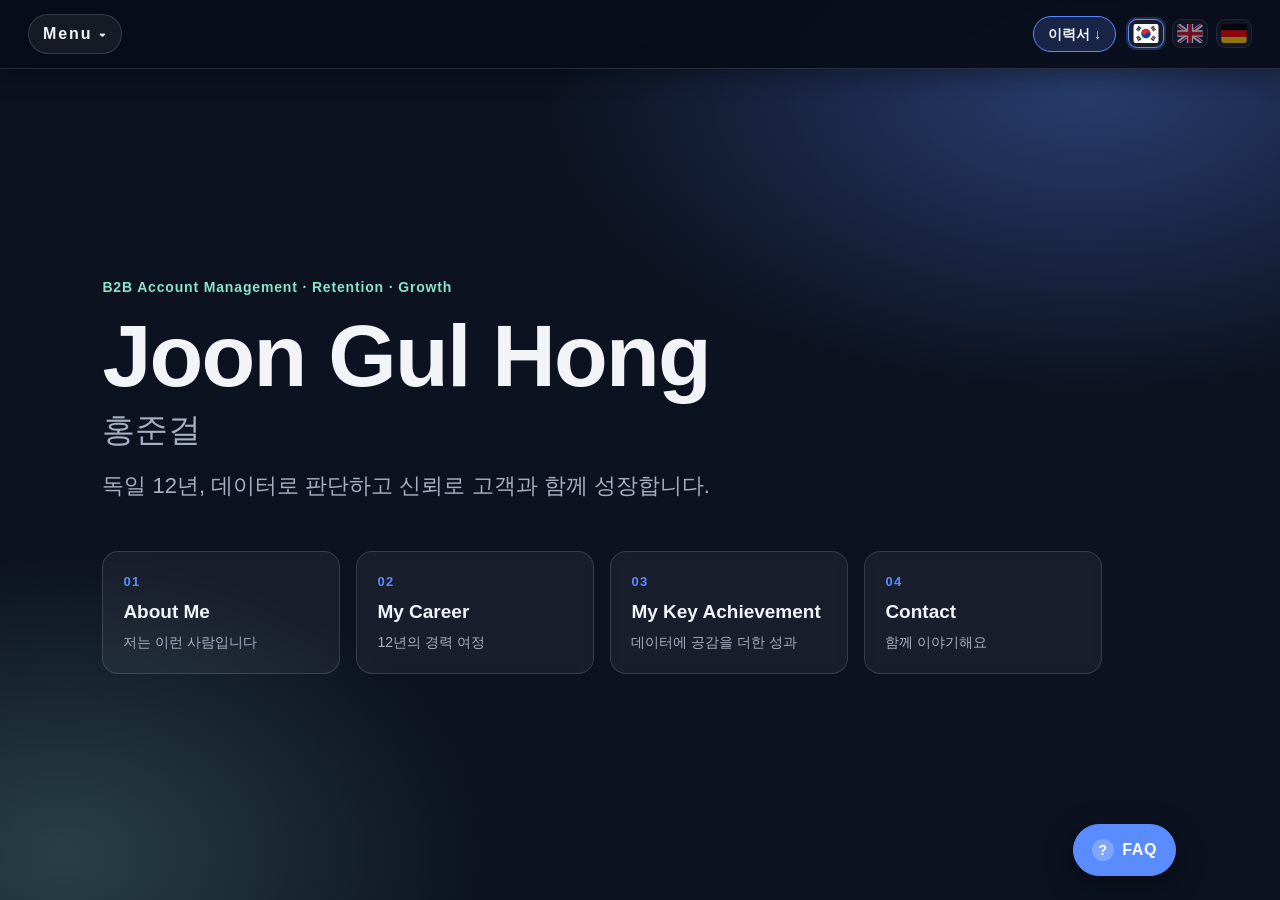
<file: index.html>
<!doctype html>
<html lang="ko">
<head>
  <meta charset="utf-8">
  <meta name="viewport" content="width=device-width, initial-scale=1">
  <title>Joon Gul Hong | Portfolio</title>
  <meta name="description" content="Joon Gul Hong - B2B Account Management Portfolio">
  <link rel="stylesheet" href="style.css?v=27">
</head>
<body class="home">
  <header class="top">
    <div class="dropdown" id="menu">
      <button class="brand" id="menu-btn" type="button" aria-haspopup="true" aria-expanded="false" aria-controls="menu-list">
        <span data-ko="Menu" data-en="Menu" data-de="Menü">Menu</span> <span class="caret" aria-hidden="true">▾</span>
      </button>
      <ul class="menu-list" id="menu-list" hidden>
        <li><a href="index.html" aria-current="page" data-ko="Home" data-en="Home" data-de="Startseite">Home</a></li>
        <li><a href="about.html" data-ko="About Me" data-en="About Me" data-de="Über mich">About Me</a></li>
        <li><a href="career.html" data-ko="My Career" data-en="My Career" data-de="Mein Werdegang">My Career</a></li>
        <li><a href="achievements.html" data-ko="My Key Achievement" data-en="My Key Achievement" data-de="Meine wichtigsten Erfolge">My Key Achievement</a></li>
        <li><a href="contact.html" data-ko="Contact" data-en="Contact" data-de="Kontakt">Contact</a></li>
      </ul>
    </div>
    <div class="top-r">
      <a class="cv-btn" id="cv-btn" href="files/Joon-Gul-Hong_Resume_KO.pdf" download data-ko="이력서 ↓" data-en="Résumé ↓" data-de="Lebenslauf ↓">이력서 ↓</a>
      <div class="langs" role="group" aria-label="Language">
      <button type="button" class="flag" data-lang="ko" aria-pressed="true" aria-label="한국어" title="한국어"><img src="images/flags/kr.svg" alt="" width="26" height="19"></button>
      <button type="button" class="flag" data-lang="en" aria-pressed="false" aria-label="English" title="English"><img src="images/flags/gb.svg" alt="" width="26" height="19"></button>
      <button type="button" class="flag" data-lang="de" aria-pressed="false" aria-label="Deutsch" title="Deutsch"><img src="images/flags/de.svg" alt="" width="26" height="19"></button>
    </div>
    </div>
  </header>

  <main class="slide">
    <!-- 이미지 자리: 나중에 background-image 로 사진을 넣을 곳 -->
    <div class="hero-bg" aria-hidden="true"></div>

    <section class="intro">
      <p class="eyebrow" data-ko="B2B Account Management · Retention · Growth" data-en="B2B Account Management · Retention · Growth" data-de="B2B-Account-Management · Kundenbindung · Wachstum">B2B Account Management · Retention · Growth</p>
      <h1>Joon Gul Hong <span>홍준걸</span></h1>
      <p class="tagline"
         data-ko="독일 12년, 데이터로 판단하고 신뢰로 고객과 함께 성장합니다."
         data-en="12 years in Germany. I decide with data and grow with customers through trust." data-de="12 Jahre in Deutschland. Ich entscheide auf Basis von Daten und wachse mit meinen Kunden durch Vertrauen.">독일 12년, 데이터로 판단하고 신뢰로 고객과 함께 성장합니다.</p>
    </section>

    <nav class="menu" aria-label="Main menu">
      <a class="tile" href="about.html">
        <span class="num">01</span>
        <strong data-ko="About Me" data-en="About Me" data-de="Über mich">About Me</strong>
        <small data-ko="저는 이런 사람입니다" data-en="Who I am" data-de="Wer ich bin">저는 이런 사람입니다</small>
      </a>
      <a class="tile" href="career.html">
        <span class="num">02</span>
        <strong data-ko="My Career" data-en="My Career" data-de="Mein Werdegang">My Career</strong>
        <small data-ko="12년의 경력 여정" data-en="A 12-year journey" data-de="Eine zwölfjährige Reise">12년의 경력 여정</small>
      </a>
      <a class="tile" href="achievements.html">
        <span class="num">03</span>
        <strong data-ko="My Key Achievement" data-en="My Key Achievement" data-de="Meine wichtigsten Erfolge">My Key Achievement</strong>
        <small data-ko="데이터에 공감을 더한 성과" data-en="Results: data, with empathy" data-de="Ergebnisse: Daten mit Empathie">데이터에 공감을 더한 성과</small>
      </a>
      <a class="tile" href="contact.html">
        <span class="num">04</span>
        <strong data-ko="Contact" data-en="Contact" data-de="Kontakt">Contact</strong>
        <small data-ko="함께 이야기해요" data-en="Let's talk" data-de="Sprechen wir miteinander">함께 이야기해요</small>
      </a>
    </nav>
  </main>

  <script src="script.js?v=18"></script>
  <script src="faq.js?v=6"></script>
  <script src="channeltalk.js?v=2"></script>
</body>
</html>
</file>
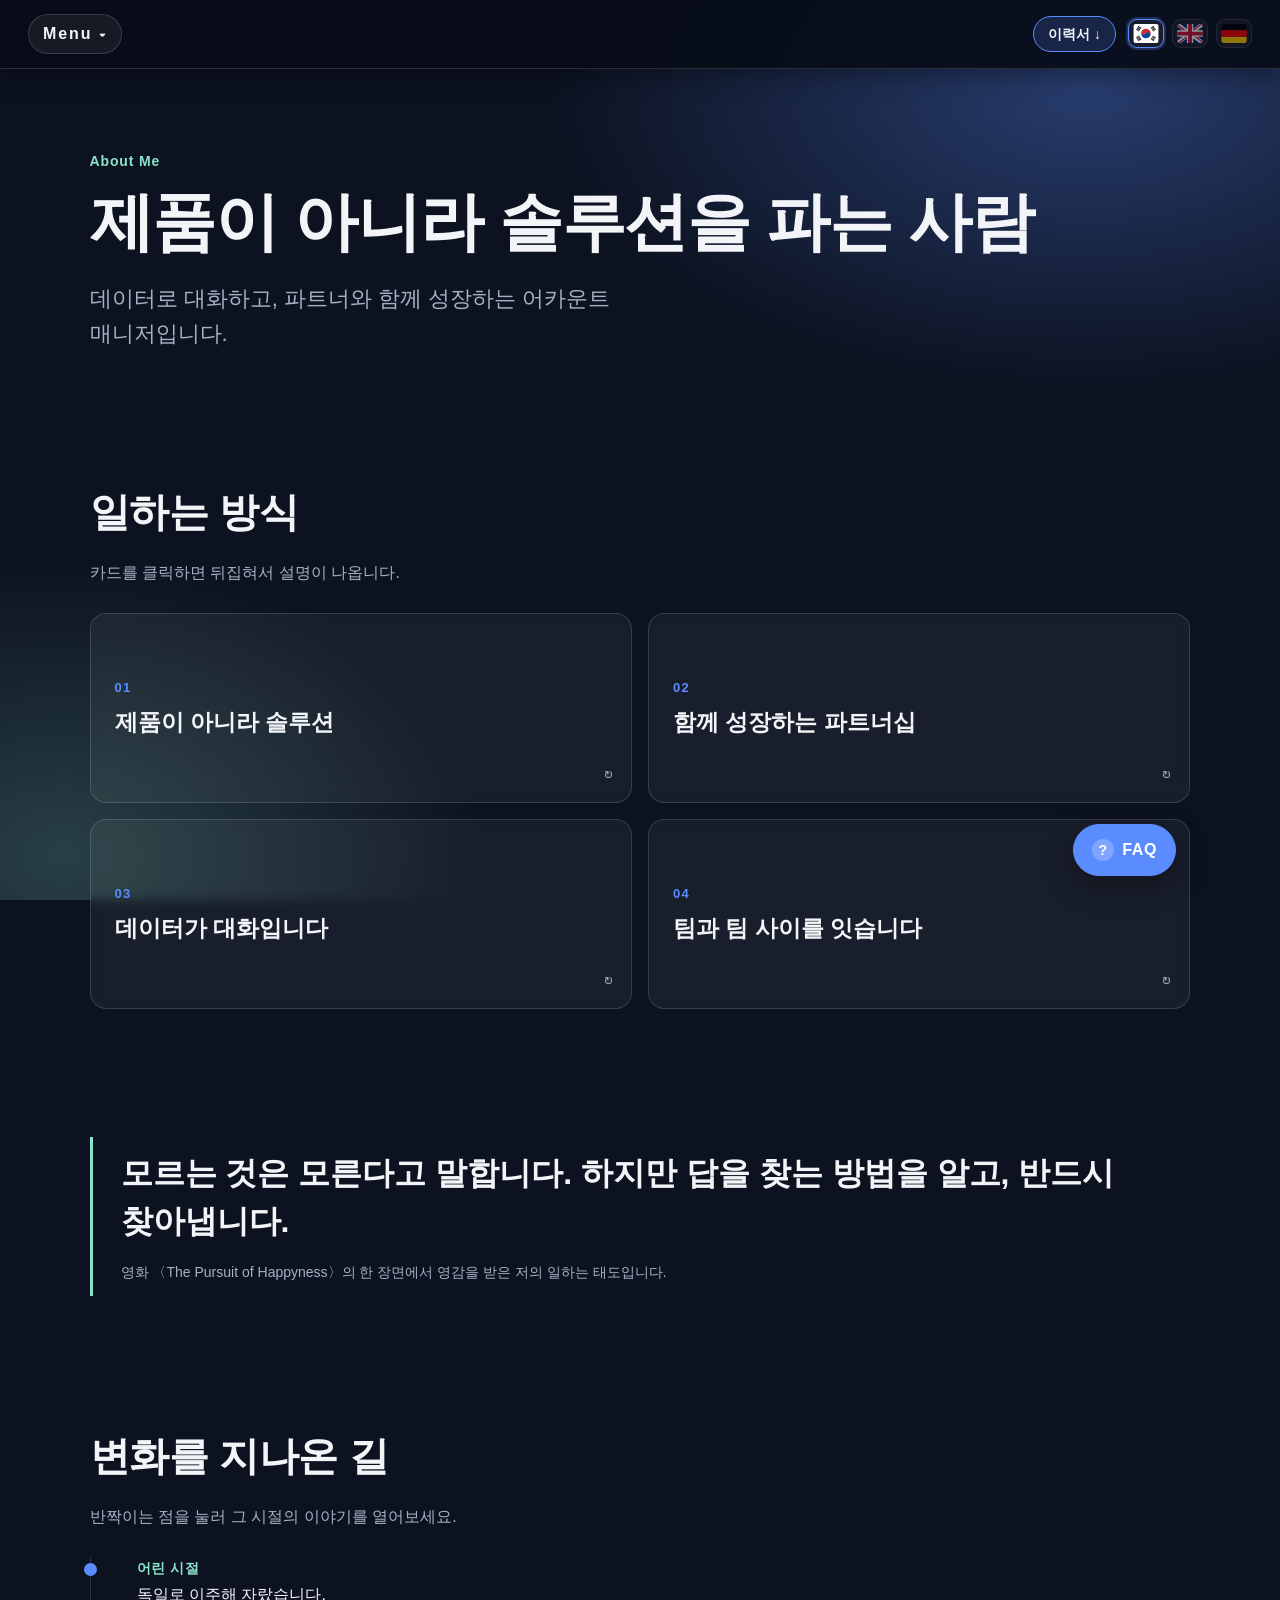
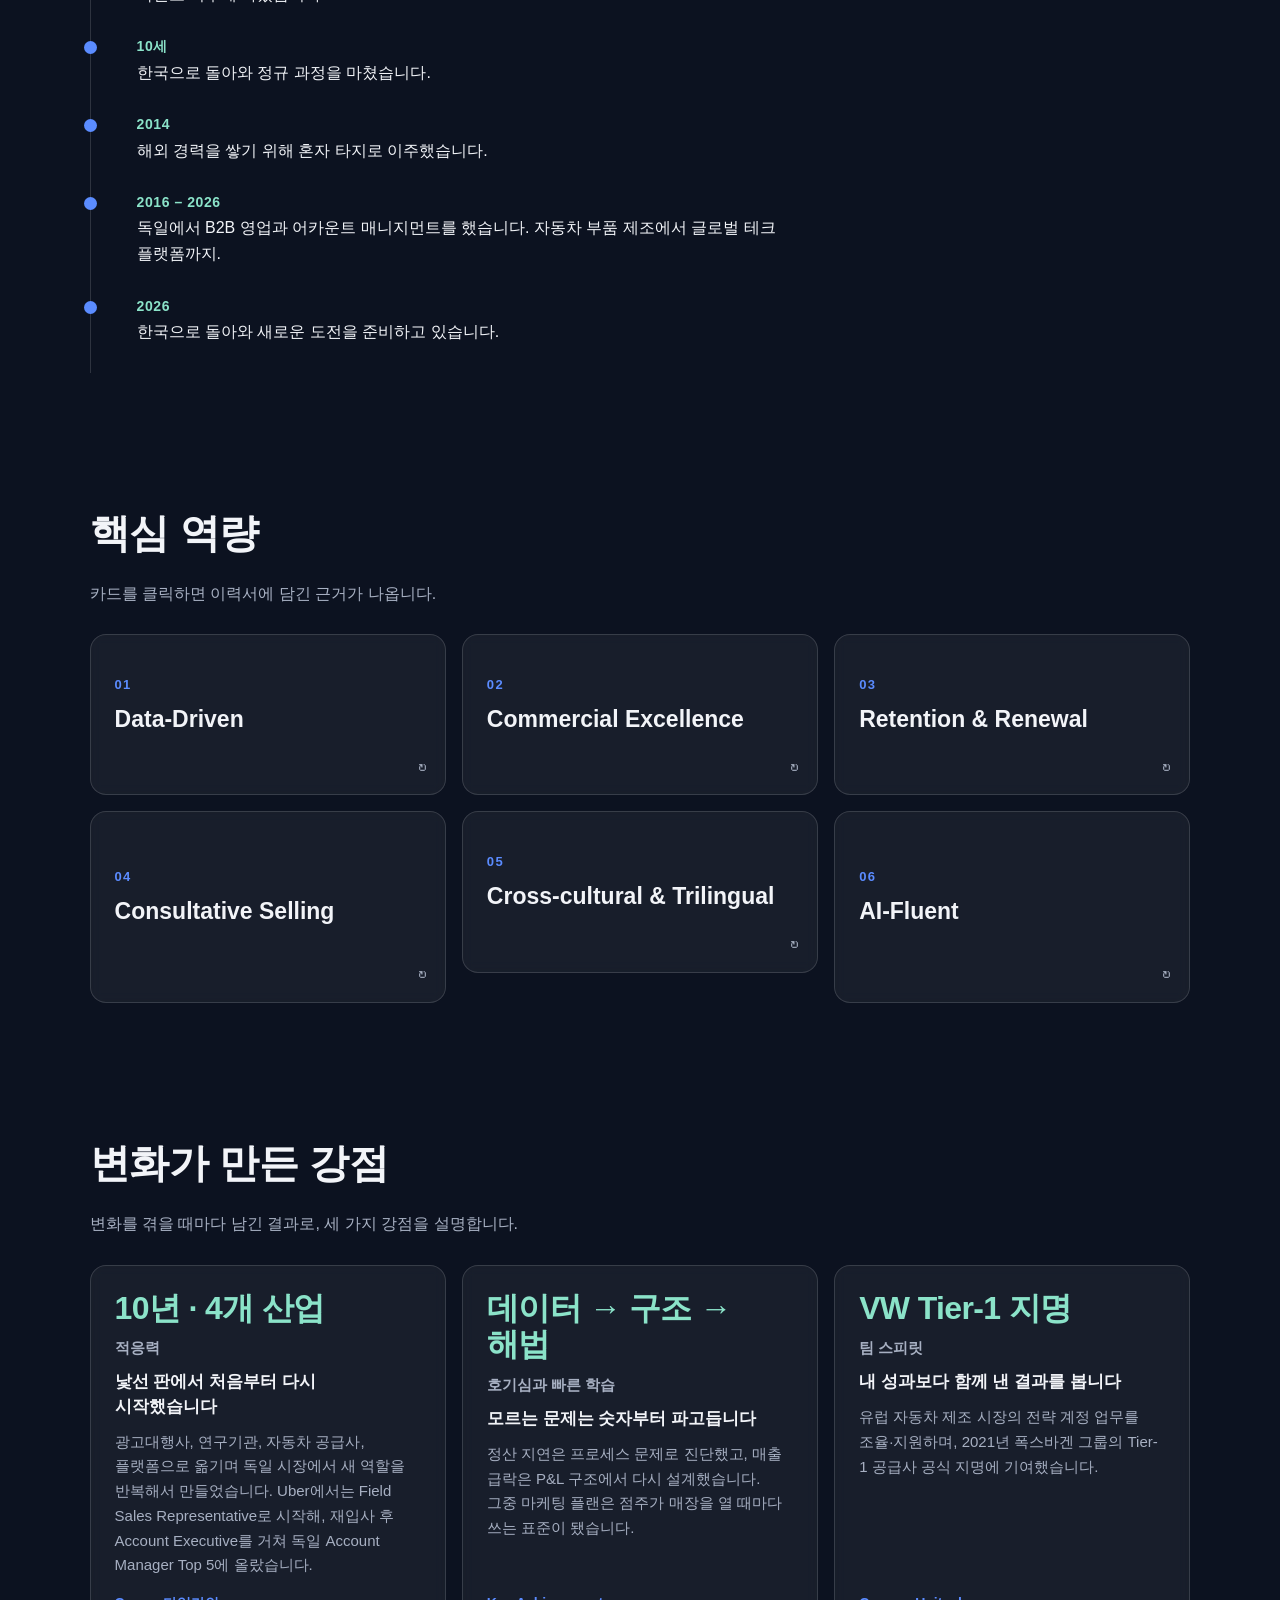
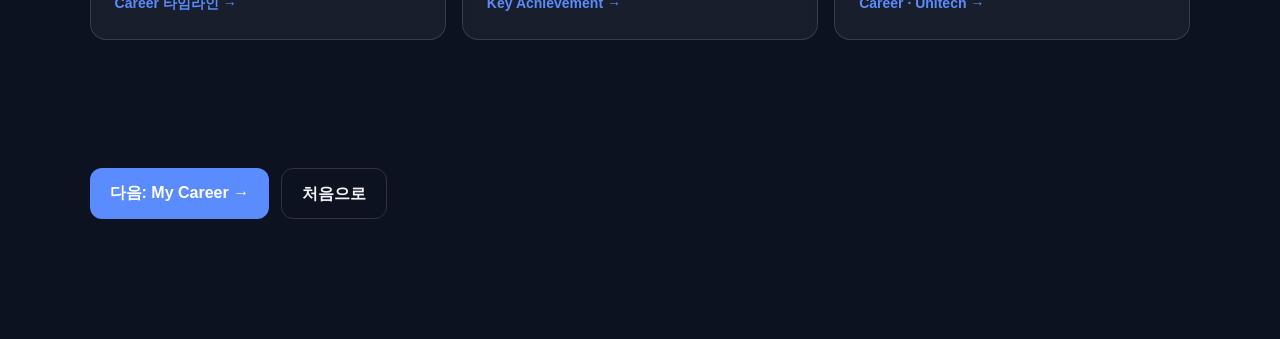
<file: about.html>
<!doctype html>
<html lang="ko">
<head>
  <meta charset="utf-8">
  <meta name="viewport" content="width=device-width, initial-scale=1">
  <title>About Me | Joon Gul Hong</title>
  <meta name="description" content="Joon Gul Hong - About Me">
  <link rel="stylesheet" href="style.css?v=27">
</head>
<body class="page">
  <header class="top">
    <div class="dropdown" id="menu">
      <button class="brand" id="menu-btn" type="button" aria-haspopup="true" aria-expanded="false" aria-controls="menu-list">
        <span data-ko="Menu" data-en="Menu" data-de="Menü">Menu</span> <span class="caret" aria-hidden="true">▾</span>
      </button>
      <ul class="menu-list" id="menu-list" hidden>
        <li><a href="index.html" data-ko="Home" data-en="Home" data-de="Startseite">Home</a></li>
        <li><a href="about.html" aria-current="page" data-ko="About Me" data-en="About Me" data-de="Über mich">About Me</a></li>
        <li><a href="career.html" data-ko="My Career" data-en="My Career" data-de="Mein Werdegang">My Career</a></li>
        <li><a href="achievements.html" data-ko="My Key Achievement" data-en="My Key Achievement" data-de="Meine wichtigsten Erfolge">My Key Achievement</a></li>
        <li><a href="contact.html" data-ko="Contact" data-en="Contact" data-de="Kontakt">Contact</a></li>
      </ul>
    </div>
    <div class="top-r">
      <a class="cv-btn" id="cv-btn" href="files/Joon-Gul-Hong_Resume_KO.pdf" download data-ko="이력서 ↓" data-en="Résumé ↓" data-de="Lebenslauf ↓">이력서 ↓</a>
      <div class="langs" role="group" aria-label="Language">
      <button type="button" class="flag" data-lang="ko" aria-pressed="true" aria-label="한국어" title="한국어"><img src="images/flags/kr.svg" alt="" width="26" height="19"></button>
      <button type="button" class="flag" data-lang="en" aria-pressed="false" aria-label="English" title="English"><img src="images/flags/gb.svg" alt="" width="26" height="19"></button>
      <button type="button" class="flag" data-lang="de" aria-pressed="false" aria-label="Deutsch" title="Deutsch"><img src="images/flags/de.svg" alt="" width="26" height="19"></button>
    </div>
    </div>
  </header>

  <div class="hero-bg" aria-hidden="true"></div>

  <main>
    <!-- 1. 소개 -->
    <section class="sec first">
      <p class="eyebrow">About Me</p>
      <h1 data-ko="제품이 아니라 솔루션을 파는 사람" data-en="I sell solutions, not products." data-de="Ich verkaufe Lösungen, keine Produkte.">제품이 아니라 솔루션을 파는 사람</h1>
      <p class="tagline"
         data-ko="데이터로 대화하고, 파트너와 함께 성장하는 어카운트 매니저입니다."
         data-en="An account manager who talks in data and grows together with partners." data-de="Ein Account Manager, der in Daten spricht und gemeinsam mit Partnern wächst.">데이터로 대화하고, 파트너와 함께 성장하는 어카운트 매니저입니다.</p>
    </section>

    <!-- 2. 일하는 방식 -->
    <section class="sec" id="how-i-work">
      <h2 data-ko="일하는 방식" data-en="How I work" data-de="So arbeite ich">일하는 방식</h2>
      <p class="lead2"
         data-ko="카드를 클릭하면 뒤집혀서 설명이 나옵니다."
         data-en="Click a card to flip it and read more." data-de="Klicken Sie auf eine Karte, um sie umzudrehen und mehr zu erfahren.">카드를 클릭하면 뒤집혀서 설명이 나옵니다.</p>
      <div class="flip-grid">
        <button class="flip" type="button" aria-pressed="false">
          <span class="flip-inner">
            <span class="face front">
              <span class="num">01</span>
              <strong class="ft" data-ko="제품이 아니라 솔루션" data-en="Solutions, not products" data-de="Lösungen statt Produkte">제품이 아니라 솔루션</strong>
              <span class="hint" aria-hidden="true">↻</span>
            </span>
            <span class="face back">
              <span class="fb" data-ko="고객의 문제에서 출발해, 필요한 것을 함께 설계합니다."
                    data-en="I start from the customer's problem and design what they need together." data-de="Ich gehe vom Problem des Kunden aus und entwickle gemeinsam mit ihm, was er braucht.">고객의 문제에서 출발해, 필요한 것을 함께 설계합니다.</span>
            </span>
          </span>
        </button>
        <button class="flip" type="button" aria-pressed="false">
          <span class="flip-inner">
            <span class="face front">
              <span class="num">02</span>
              <strong class="ft" data-ko="함께 성장하는 파트너십" data-en="Growing together" data-de="Gemeinsam wachsen">함께 성장하는 파트너십</strong>
              <span class="hint" aria-hidden="true">↻</span>
            </span>
            <span class="face back">
              <span class="fb" data-ko="파트너의 성장이 회사의 수익으로 이어지도록 만듭니다."
                    data-en="I turn partner growth into company revenue, so both sides grow." data-de="Ich übersetze das Wachstum meiner Partner in Umsatz für das Unternehmen, sodass beide Seiten wachsen.">파트너의 성장이 회사의 수익으로 이어지도록 만듭니다.</span>
            </span>
          </span>
        </button>
        <button class="flip" type="button" aria-pressed="false">
          <span class="flip-inner">
            <span class="face front">
              <span class="num">03</span>
              <strong class="ft" data-ko="데이터가 대화입니다" data-en="Data is the conversation" data-de="Daten sind das Gespräch">데이터가 대화입니다</strong>
              <span class="hint" aria-hidden="true">↻</span>
            </span>
            <span class="face back">
              <span class="fb" data-ko="데이터로 대화하고, 데이터로 결정합니다."
                    data-en="I talk in data and decide with data." data-de="Ich spreche in Daten und entscheide auf Basis von Daten.">데이터로 대화하고, 데이터로 결정합니다.</span>
            </span>
          </span>
        </button>
        <button class="flip" type="button" aria-pressed="false">
          <span class="flip-inner">
            <span class="face front">
              <span class="num">04</span>
              <strong class="ft" data-ko="팀과 팀 사이를 잇습니다" data-en="Connecting teams" data-de="Teams verbinden">팀과 팀 사이를 잇습니다</strong>
              <span class="hint" aria-hidden="true">↻</span>
            </span>
            <span class="face back">
              <span class="fb" data-ko="부서 사이를 연결해 일이 막히지 않게 하고, 절차를 단순하게 만듭니다."
                    data-en="I connect teams so work doesn't stall, and I simplify processes." data-de="Ich verbinde Teams, damit die Arbeit nicht ins Stocken gerät, und vereinfache Prozesse.">부서 사이를 연결해 일이 막히지 않게 하고, 절차를 단순하게 만듭니다.</span>
            </span>
          </span>
        </button>
      </div>
    </section>

    <!-- 3. 일하는 태도 -->
    <section class="sec">
      <blockquote class="quote">
        <p data-ko="모르는 것은 모른다고 말합니다. 하지만 답을 찾는 방법을 알고, 반드시 찾아냅니다."
           data-en="If I don't know something, I'll say so. But I know how to find the answer, and I will." data-de="Wenn ich etwas nicht weiß, sage ich es. Aber ich weiß, wie ich die Antwort finde, und ich werde sie finden.">모르는 것은 모른다고 말합니다. 하지만 답을 찾는 방법을 알고, 반드시 찾아냅니다.</p>
        <cite data-ko="영화 〈The Pursuit of Happyness〉의 한 장면에서 영감을 받은 저의 일하는 태도입니다."
              data-en="My working attitude, inspired by a scene from the film The Pursuit of Happyness." data-de="Meine Arbeitshaltung, inspiriert von einer Szene aus dem Film „The Pursuit of Happyness“.">영화 〈The Pursuit of Happyness〉의 한 장면에서 영감을 받은 저의 일하는 태도입니다.</cite>
      </blockquote>
    </section>

    <!-- 4. 여정 -->
    <section class="sec" id="journey">
      <h2 data-ko="변화를 지나온 길" data-en="My journey" data-de="Mein Weg">변화를 지나온 길</h2>
      <p class="lead2" data-ko="반짝이는 점을 눌러 그 시절의 이야기를 열어보세요." data-en="Click a glowing dot to open the story behind it." data-de="Klicken Sie auf einen leuchtenden Punkt, um die Geschichte dahinter zu öffnen.">반짝이는 점을 눌러 그 시절의 이야기를 열어보세요.</p>
      <ol class="journey">
        <li class="jitem" data-img="images/childhood.jpg" data-pos="50% 52%">
          <button class="jbtn" type="button" aria-haspopup="dialog">
            <span class="dot" aria-hidden="true"></span>
            <span class="when" data-ko="어린 시절" data-en="Childhood" data-de="Kindheit">어린 시절</span>
            <span class="jtext" data-ko="독일로 이주해 자랐습니다." data-en="Moved to Germany and grew up there." data-de="Nach Deutschland gezogen und dort aufgewachsen.">독일로 이주해 자랐습니다.</span>
          </button>
          <div class="jdetail" hidden>
            <h3 class="d-title" data-ko="낯선 땅에서 배운 유연함" data-en="Flexibility, learned in an unfamiliar land" data-de="Flexibilität, gelernt in einem fremden Land">낯선 땅에서 배운 유연함</h3>
            <p class="d-lead" data-ko="제 첫 번째 글로벌 경험은 일터가 아니라 교실이었습니다." data-en="My first global experience was not a workplace, but a classroom." data-de="Meine erste globale Erfahrung war kein Arbeitsplatz, sondern ein Klassenzimmer.">제 첫 번째 글로벌 경험은 일터가 아니라 교실이었습니다.</p>
            <p class="d-story" data-ko="어린 나이에 낯선 해외로 이주해 유치원과 초등학교에서 독일 교육 과정을 경험했습니다. 그 시간은 유연함과 공감 능력을 길러주었고, 독일어를 자연스럽게 익혀 훗날 독일에서 커리어를 쌓을 수 있는 밑바탕이 되었습니다."
               data-en="I moved to an unfamiliar country at a young age and went through German kindergarten and elementary school. Those years built my flexibility and empathy, and gave me the German that later made a career in Germany possible." data-de="Schon als Kind zog ich in ein fremdes Land und durchlief dort Kindergarten und Grundschule nach deutschem Bildungssystem. Diese Jahre haben meine Flexibilität und Empathie geprägt und mir die deutsche Sprache gegeben, die später meine Karriere in Deutschland möglich machte.">어린 나이에 낯선 해외로 이주해 유치원과 초등학교에서 독일 교육 과정을 경험했습니다. 그 시간은 유연함과 공감 능력을 길러주었고, 독일어를 자연스럽게 익혀 훗날 독일에서 커리어를 쌓을 수 있는 밑바탕이 되었습니다.</p>
            <span class="d-label" data-ko="이 경험이 키운 것" data-en="What it built" data-de="Was diese Erfahrung geprägt hat">이 경험이 키운 것</span>
            <ul class="d-built">
              <li data-ko="유연함" data-en="Flexibility" data-de="Flexibilität">유연함</li>
              <li data-ko="공감 능력" data-en="Empathy" data-de="Empathie">공감 능력</li>
              <li data-ko="독일어" data-en="German" data-de="Deutsch">독일어</li>
            </ul>
          </div>
        </li>

        <li class="jitem" data-img="images/age10.jpg" data-pos="50% 75%">
          <button class="jbtn" type="button" aria-haspopup="dialog">
            <span class="dot" aria-hidden="true"></span>
            <span class="when" data-ko="10세" data-en="Age 10" data-de="Mit 10 Jahren">10세</span>
            <span class="jtext" data-ko="한국으로 돌아와 정규 과정을 마쳤습니다." data-en="Returned to Korea and completed my formal education." data-de="Zurück nach Korea gekehrt und die reguläre Ausbildung abgeschlossen.">한국으로 돌아와 정규 과정을 마쳤습니다.</span>
          </button>
          <div class="jdetail" hidden>
            <h3 class="d-title" data-ko="돌아온 곳에서 다시 시작" data-en="Starting over, back home" data-de="Neuanfang in der Heimat">돌아온 곳에서 다시 시작</h3>
            <p class="d-lead" data-ko="두 번째 큰 변화 앞에서도 멈추지 않고 다시 적응했습니다." data-en="Facing a second big change, I adapted all over again." data-de="Auch vor dem zweiten großen Wandel bin ich nicht stehen geblieben, sondern habe mich neu angepasst.">두 번째 큰 변화 앞에서도 멈추지 않고 다시 적응했습니다.</p>
            <p class="d-story" data-ko="10세에 한국으로 돌아와 새로운 환경에 다시 적응했고, 대학에서는 신문방송학과 독어독문학을 전공했습니다. 독일어를 놓지 않고 꾸준히 이어간 덕분에 두 언어와 두 문화를 모두 지킬 수 있었습니다."
               data-en="I returned to Korea at ten and adapted to a new environment all over again. At university I majored in Journalism &amp; Mass Communication and German Language &amp; Literature. By never letting go of my German, I kept both languages and both cultures." data-de="Mit zehn kehrte ich nach Korea zurück und passte mich erneut an eine neue Umgebung an. An der Universität studierte ich Journalismus und Massenkommunikation sowie Germanistik. Weil ich mein Deutsch nie losgelassen habe, konnte ich beide Sprachen und beide Kulturen bewahren.">10세에 한국으로 돌아와 새로운 환경에 다시 적응했고, 대학에서는 신문방송학과 독어독문학을 전공했습니다. 독일어를 놓지 않고 꾸준히 이어간 덕분에 두 언어와 두 문화를 모두 지킬 수 있었습니다.</p>
            <span class="d-label" data-ko="이 경험이 키운 것" data-en="What it built" data-de="Was diese Erfahrung geprägt hat">이 경험이 키운 것</span>
            <ul class="d-built">
              <li data-ko="이중 언어" data-en="Bilingual" data-de="Zweisprachigkeit">이중 언어</li>
              <li data-ko="커뮤니케이션" data-en="Communication" data-de="Kommunikation">커뮤니케이션</li>
              <li data-ko="꾸준함" data-en="Consistency" data-de="Beständigkeit">꾸준함</li>
            </ul>
          </div>
        </li>

        <li class="jitem" data-img="images/2014.jpg" data-pos="50% 97%">
          <button class="jbtn" type="button" aria-haspopup="dialog">
            <span class="dot" aria-hidden="true"></span>
            <span class="when">2014</span>
            <span class="jtext" data-ko="해외 경력을 쌓기 위해 혼자 타지로 이주했습니다." data-en="Moved abroad on my own to build an international career." data-de="Allein ins Ausland gezogen, um eine internationale Karriere aufzubauen.">해외 경력을 쌓기 위해 혼자 타지로 이주했습니다.</span>
          </button>
          <div class="jdetail" hidden>
            <h3 class="d-title" data-ko="혼자서 시작한 해외 커리어" data-en="An international career, started alone" data-de="Eine internationale Karriere, allein begonnen">혼자서 시작한 해외 커리어</h3>
            <p class="d-lead" data-ko="혼자 내디딘 첫걸음이 글로벌 커리어의 시작이었습니다." data-en="That first step, taken alone, was the start of my global career." data-de="Dieser erste Schritt, allein gegangen, war der Beginn meiner globalen Karriere.">혼자 내디딘 첫걸음이 글로벌 커리어의 시작이었습니다.</p>
            <p class="d-story" data-ko="해외 경력을 쌓기 위해 혼자 타지로 이주했습니다. 다양한 사람들을 만나고 복잡하게 얽힌 이해관계자들 사이에서 일하며 글로벌 역량을 키웠습니다."
               data-en="I moved abroad on my own to build an international career. Meeting people from many backgrounds and working among complex stakeholders, I grew my global capabilities." data-de="Ich zog allein ins Ausland, um eine internationale Karriere aufzubauen. Im Austausch mit Menschen unterschiedlichster Hintergründe und zwischen komplexen Stakeholdern habe ich meine globalen Fähigkeiten entwickelt.">해외 경력을 쌓기 위해 혼자 타지로 이주했습니다. 다양한 사람들을 만나고 복잡하게 얽힌 이해관계자들 사이에서 일하며 글로벌 역량을 키웠습니다.</p>
            <span class="d-label" data-ko="이 경험이 키운 것" data-en="What it built" data-de="Was diese Erfahrung geprägt hat">이 경험이 키운 것</span>
            <ul class="d-built">
              <li data-ko="글로벌 커뮤니케이션" data-en="Global communication" data-de="Globale Kommunikation">글로벌 커뮤니케이션</li>
              <li data-ko="이해관계자 조율" data-en="Stakeholder alignment" data-de="Stakeholder-Abstimmung">이해관계자 조율</li>
              <li data-ko="독립심" data-en="Independence" data-de="Eigenständigkeit">독립심</li>
            </ul>
          </div>
        </li>

        <li class="jitem" data-img="images/career.jpg" data-pos="12% 50%">
          <button class="jbtn" type="button" aria-haspopup="dialog">
            <span class="dot" aria-hidden="true"></span>
            <span class="when">2016 – 2026</span>
            <span class="jtext" data-ko="독일에서 B2B 영업과 어카운트 매니지먼트를 했습니다. 자동차 부품 제조에서 글로벌 테크 플랫폼까지."
                  data-en="Worked in B2B sales and account management in Germany, from automotive parts manufacturing to a global tech platform." data-de="In Deutschland im B2B-Vertrieb und Account Management tätig, von der Automobilzulieferung bis zu einer globalen Tech-Plattform.">독일에서 B2B 영업과 어카운트 매니지먼트를 했습니다. 자동차 부품 제조에서 글로벌 테크 플랫폼까지.</span>
          </button>
          <div class="jdetail" hidden>
            <h3 class="d-title" data-ko="변화 속에서 성과를 만든 10년" data-en="A decade of building results through change" data-de="Ein Jahrzehnt voller Ergebnisse im Wandel">변화 속에서 성과를 만든 10년</h3>
            <p class="d-lead" data-ko="업종이 바뀌어도 성과를 만드는 방식은 더 단단해졌습니다." data-en="The industry changed, but the way I deliver results only got stronger." data-de="Die Branche hat sich verändert, doch meine Art, Ergebnisse zu liefern, wurde nur stärker.">업종이 바뀌어도 성과를 만드는 방식은 더 단단해졌습니다.</p>
            <p class="d-story" data-ko="자동차 부품 제조에서 글로벌 테크 플랫폼까지. 실패와 변화 속에서도 목표를 향한 끈기를 잃지 않았고, 변화를 받아들이는 겸손함으로 스스로 방향을 개척해 나갔습니다."
               data-en="From automotive parts manufacturing to a global tech platform. Through setbacks and change, I never lost my persistence toward the goal, and with the humility to accept change, I charted my own direction." data-de="Von der Automobilzulieferung bis zu einer globalen Tech-Plattform. Trotz Rückschlägen und Veränderungen habe ich nie die Ausdauer auf dem Weg zum Ziel verloren und mit der Bescheidenheit, Wandel anzunehmen, meine eigene Richtung gefunden.">자동차 부품 제조에서 글로벌 테크 플랫폼까지. 실패와 변화 속에서도 목표를 향한 끈기를 잃지 않았고, 변화를 받아들이는 겸손함으로 스스로 방향을 개척해 나갔습니다.</p>
            <span class="d-label" data-ko="이 경험이 키운 것" data-en="What it built" data-de="Was diese Erfahrung geprägt hat">이 경험이 키운 것</span>
            <ul class="d-built">
              <li data-ko="끈기" data-en="Grit" data-de="Durchhaltevermögen">끈기</li>
              <li data-ko="겸손" data-en="Humility" data-de="Bescheidenheit">겸손</li>
              <li data-ko="추진력" data-en="Drive" data-de="Tatkraft">추진력</li>
            </ul>
          </div>
        </li>

        <li class="jitem" data-img="images/return2026.jpg" data-pos="50% 56%">
          <button class="jbtn" type="button" aria-haspopup="dialog">
            <span class="dot" aria-hidden="true"></span>
            <span class="when">2026</span>
            <span class="jtext" data-ko="한국으로 돌아와 새로운 도전을 준비하고 있습니다." data-en="Back in Korea, preparing for the next challenge." data-de="Zurück in Korea und bereit für die nächste Herausforderung.">한국으로 돌아와 새로운 도전을 준비하고 있습니다.</span>
          </button>
          <div class="jdetail" hidden>
            <h3 class="d-title" data-ko="제2의 도약" data-en="A second leap" data-de="Der zweite Sprung">제2의 도약</h3>
            <p class="d-lead" data-ko="글로벌에서 쌓은 경험을 안고 돌아왔습니다." data-en="I'm back, carrying everything I built abroad." data-de="Ich bin zurück und bringe mit, was ich im Ausland aufgebaut habe.">글로벌에서 쌓은 경험을 안고 돌아왔습니다.</p>
            <p class="d-story" data-ko="2026년 9월 1일, 한국으로 완전히 돌아왔습니다. 가족에 대한 그리움을 안고, 한국 시장에서 제 능력을 펼칠 수 있다는 기대로 두 번째 도약을 시작합니다. 시장은 달라도, 유연하게 적응하고 빠르게 배우는 사람이라는 점은 변하지 않습니다."
               data-en="On September 1, 2026, I came home to Korea for good. Carrying how much I missed my family, and eager to apply my abilities in the Korean market, I'm starting my second leap. The market is different, but I am still someone who adapts flexibly and learns fast." data-de="Am 1. September 2026 bin ich endgültig nach Korea zurückgekehrt. Mit der Sehnsucht nach meiner Familie und der Vorfreude, meine Fähigkeiten auf dem koreanischen Markt einzusetzen, beginne ich meinen zweiten Sprung. Der Markt ist ein anderer, aber ich bin weiterhin jemand, der sich flexibel anpasst und schnell lernt.">2026년 9월 1일, 한국으로 완전히 돌아왔습니다. 가족에 대한 그리움을 안고, 한국 시장에서 제 능력을 펼칠 수 있다는 기대로 두 번째 도약을 시작합니다. 시장은 달라도, 유연하게 적응하고 빠르게 배우는 사람이라는 점은 변하지 않습니다.</p>
            <span class="d-label" data-ko="이 경험이 키운 것" data-en="What it built" data-de="Was diese Erfahrung geprägt hat">이 경험이 키운 것</span>
            <ul class="d-built">
              <li data-ko="적응력" data-en="Adaptability" data-de="Anpassungsfähigkeit">적응력</li>
              <li data-ko="빠른 학습" data-en="Fast learning" data-de="Schnelles Lernen">빠른 학습</li>
              <li data-ko="새로운 도전" data-en="New challenge" data-de="Neue Herausforderung">새로운 도전</li>
            </ul>
          </div>
        </li>
      </ol>
    </section>

    <!-- 4-2. 핵심 역량 -->
    <section class="sec" id="competencies">
      <h2 data-ko="핵심 역량" data-en="Core competencies" data-de="Kernkompetenzen">핵심 역량</h2>
      <p class="lead2"
         data-ko="카드를 클릭하면 이력서에 담긴 근거가 나옵니다."
         data-en="Click a card to see the evidence behind it."
         data-de="Klicken Sie auf eine Karte, um die Belege dahinter zu sehen.">카드를 클릭하면 이력서에 담긴 근거가 나옵니다.</p>
      <div class="flip-grid g3">
        <button class="flip tall cf" type="button" aria-pressed="false">
          <span class="flip-inner">
            <span class="face front">
              <span class="num">01</span>
              <strong class="ft" data-ko="Data-Driven" data-en="Data-Driven" data-de="Datengetrieben">Data-Driven</strong>
              <span class="hint" aria-hidden="true">↻</span>
            </span>
            <span class="face back">
              <span class="fb" data-ko="SQL·BigQuery·Tableau로 계정 상태와 전환 퍼널을 분석하고, 그 데이터로 분기 리뷰를 설계합니다."
                    data-en="I analyze account health and conversion funnels with SQL, BigQuery and Tableau, and build quarterly reviews on that data."
                    data-de="Ich analysiere mit SQL, BigQuery und Tableau den Zustand von Accounts und Conversion-Funnels und gestalte darauf meine Quartalsreviews.">SQL·BigQuery·Tableau로 계정 상태와 전환 퍼널을 분석하고, 그 데이터로 분기 리뷰를 설계합니다.</span>
            </span>
          </span>
        </button>
        <button class="flip tall cf" type="button" aria-pressed="false">
          <span class="flip-inner">
            <span class="face front">
              <span class="num">02</span>
              <strong class="ft" data-ko="Commercial Excellence" data-en="Commercial Excellence" data-de="Commercial Excellence">Commercial Excellence</strong>
              <span class="hint" aria-hidden="true">↻</span>
            </span>
            <span class="face back">
              <span class="fb" data-ko="2026년 1분기 목표 120% 달성, 독일 Top 5 AM. 스폰서드 광고 채택률을 30%에서 57.4%로 끌어올렸습니다."
                    data-en="120% of my Q1 2026 target and Top 5 AM in Germany. I raised Sponsored Ads adoption from 30% to 57.4%."
                    data-de="120 % des Ziels im ersten Quartal 2026 und Top 5 der Account Manager in Deutschland. Die Verbreitung von Sponsored Ads habe ich von 30 % auf 57,4 % gesteigert.">2026년 1분기 목표 120% 달성, 독일 Top 5 AM. 스폰서드 광고 채택률을 30%에서 57.4%로 끌어올렸습니다.</span>
            </span>
          </span>
        </button>
        <button class="flip tall cf" type="button" aria-pressed="false">
          <span class="flip-inner">
            <span class="face front">
              <span class="num">03</span>
              <strong class="ft" data-ko="Retention &amp; Renewal" data-en="Retention &amp; Renewal" data-de="Kundenbindung &amp; Verlängerung">Retention &amp; Renewal</strong>
              <span class="hint" aria-hidden="true">↻</span>
            </span>
            <span class="face back">
              <span class="fb" data-ko="150개 이상의 전략 계정에서 이탈률 1.7%를 유지했습니다. 전국 평균은 4.6%입니다."
                    data-en="I held churn at 1.7% across 150+ strategic accounts, against a national average of 4.6%."
                    data-de="Bei über 150 strategischen Accounts habe ich die Abwanderungsquote bei 1,7 % gehalten (nationaler Durchschnitt: 4,6 %).">150개 이상의 전략 계정에서 이탈률 1.7%를 유지했습니다. 전국 평균은 4.6%입니다.</span>
            </span>
          </span>
        </button>
        <button class="flip tall cf" type="button" aria-pressed="false">
          <span class="flip-inner">
            <span class="face front">
              <span class="num">04</span>
              <strong class="ft" data-ko="Consultative Selling" data-en="Consultative Selling" data-de="Beratender Vertrieb">Consultative Selling</strong>
              <span class="hint" aria-hidden="true">↻</span>
            </span>
            <span class="face back">
              <span class="fb" data-ko="임원급 의사결정자와 신뢰를 쌓고, 파트너의 비즈니스 우선순위에 맞춰 제안하는 트러스티드 어드바이저입니다."
                    data-en="As a trusted advisor, I build executive-level relationships and tailor recommendations to each partner's business priorities."
                    data-de="Als Trusted Advisor baue ich Beziehungen auf Führungsebene auf und richte meine Empfehlungen an den Geschäftsprioritäten der Partner aus.">임원급 의사결정자와 신뢰를 쌓고, 파트너의 비즈니스 우선순위에 맞춰 제안하는 트러스티드 어드바이저입니다.</span>
            </span>
          </span>
        </button>
        <button class="flip tall cf" type="button" aria-pressed="false">
          <span class="flip-inner">
            <span class="face front">
              <span class="num">05</span>
              <strong class="ft" data-ko="Cross-cultural &amp; Trilingual" data-en="Cross-cultural &amp; Trilingual" data-de="Interkulturell &amp; dreisprachig">Cross-cultural &amp; Trilingual</strong>
              <span class="hint" aria-hidden="true">↻</span>
            </span>
            <span class="face back">
              <span class="fb" data-ko="한국어와 독일어는 유창하고 영어는 상급입니다. 독일·슬로바키아·한국 본사 사이의 소통을 이끌었습니다."
                    data-en="Fluent in Korean and German, highly proficient in English. I led communication between Germany, Slovakia and the Korean HQ."
                    data-de="Fließend in Koreanisch und Deutsch, sehr gut in Englisch. Ich habe die Kommunikation zwischen Deutschland, der Slowakei und der koreanischen Zentrale getragen.">한국어와 독일어는 유창하고 영어는 상급입니다. 독일·슬로바키아·한국 본사 사이의 소통을 이끌었습니다.</span>
            </span>
          </span>
        </button>
        <button class="flip tall cf" type="button" aria-pressed="false">
          <span class="flip-inner">
            <span class="face front">
              <span class="num">06</span>
              <strong class="ft" data-ko="AI-Fluent" data-en="AI-Fluent" data-de="KI-versiert">AI-Fluent</strong>
              <span class="hint" aria-hidden="true">↻</span>
            </span>
            <span class="face back">
              <span class="fb" data-ko="생성형 AI를 영업 파이프라인 자동화와 데이터 요약에 활용하고, 이 포트폴리오도 AI와 함께 만들었습니다."
                    data-en="I use generative AI for sales pipeline automation and data summarization, and I built this portfolio together with AI."
                    data-de="Ich nutze generative KI für die Automatisierung der Vertriebspipeline und die Zusammenfassung von Daten und habe dieses Portfolio gemeinsam mit KI erstellt.">생성형 AI를 영업 파이프라인 자동화와 데이터 요약에 활용하고, 이 포트폴리오도 AI와 함께 만들었습니다.</span>
            </span>
          </span>
        </button>
      </div>
    </section>

    <!-- 5. 강점 -->
    <section class="sec" id="strengths">
      <h2 data-ko="변화가 만든 강점" data-en="Strengths shaped by change" data-de="Stärken, die der Wandel geformt hat">변화가 만든 강점</h2>
      <p class="lead2"
         data-ko="변화를 겪을 때마다 남긴 결과로, 세 가지 강점을 설명합니다."
         data-en="Three strengths, each shown by the results I left behind at every change." data-de="Drei Stärken, belegt durch die Ergebnisse, die ich bei jedem Wechsel hinterlassen habe.">변화를 겪을 때마다 남긴 결과로, 세 가지 강점을 설명합니다.</p>
      <div class="cards3">
        <article class="card strn">
          <span class="big" data-ko="10년 · 4개 산업" data-en="10 yrs · 4 industries" data-de="10 Jahre · 4 Branchen">10년 · 4개 산업</span>
          <h3 data-ko="적응력" data-en="Adaptability" data-de="Anpassungsfähigkeit">적응력</h3>
          <p class="claim" data-ko="낯선 판에서 처음부터 다시 시작했습니다" data-en="I started over from scratch in unfamiliar territory" data-de="Ich habe in fremdem Terrain immer wieder neu angefangen">낯선 판에서 처음부터 다시 시작했습니다</p>
          <p class="ev" data-ko="광고대행사, 연구기관, 자동차 공급사, 플랫폼으로 옮기며 독일 시장에서 새 역할을 반복해서 만들었습니다. Uber에서는 Field Sales Representative로 시작해, 재입사 후 Account Executive를 거쳐 독일 Account Manager Top 5에 올랐습니다." data-en="Moving from agency to research institute, automotive supplier and platform, I kept building new roles in the German market. At Uber I started as a Field Sales Representative, was re-hired as an Account Executive, and reached the German Account Manager Top 5." data-de="Von der Agentur über Forschungsinstitut und Automobilzulieferer bis zur Plattform habe ich im deutschen Markt immer wieder neue Rollen aufgebaut. Bei Uber begann ich als Field Sales Representative, wurde als Account Executive erneut eingestellt und gehörte zu den Top 5 der Account Manager in Deutschland.">광고대행사, 연구기관, 자동차 공급사, 플랫폼으로 옮기며 독일 시장에서 새 역할을 반복해서 만들었습니다. Uber에서는 Field Sales Representative로 시작해, 재입사 후 Account Executive를 거쳐 독일 Account Manager Top 5에 올랐습니다.</p>
          <a class="more" href="career.html#career-path" data-ko="Career 타임라인 →" data-en="Career timeline →" data-de="Werdegang →">Career 타임라인 →</a>
        </article>
        <article class="card strn">
          <span class="big" data-ko="데이터 → 구조 → 해법" data-en="Data → Structure → Solution" data-de="Daten → Struktur → Lösung">데이터 → 구조 → 해법</span>
          <h3 data-ko="호기심과 빠른 학습" data-en="Curiosity & fast learning" data-de="Neugier und schnelles Lernen">호기심과 빠른 학습</h3>
          <p class="claim" data-ko="모르는 문제는 숫자부터 파고듭니다" data-en="I start every unknown problem with the numbers" data-de="Unbekannte Probleme gehe ich zuerst über die Zahlen an">모르는 문제는 숫자부터 파고듭니다</p>
          <p class="ev" data-ko="정산 지연은 프로세스 문제로 진단했고, 매출 급락은 P&L 구조에서 다시 설계했습니다. 그중 마케팅 플랜은 점주가 매장을 열 때마다 쓰는 표준이 됐습니다." data-en="I diagnosed payout delays as a process problem and redesigned a revenue drop from the P&L structure. The marketing plan became the standard owners use every time they open a store." data-de="Zahlungsverzögerungen habe ich als Prozessproblem diagnostiziert und einen Umsatzeinbruch von der P&L-Struktur her neu aufgesetzt. Der Marketingplan wurde zum Standard, den Inhaber bei jeder Eröffnung nutzen.">정산 지연은 프로세스 문제로 진단했고, 매출 급락은 P&L 구조에서 다시 설계했습니다. 그중 마케팅 플랜은 점주가 매장을 열 때마다 쓰는 표준이 됐습니다.</p>
          <a class="more" href="achievements.html#case-1" data-ko="Key Achievement →" data-en="Key Achievement →" data-de="Key Achievement →">Key Achievement →</a>
        </article>
        <article class="card strn">
          <span class="big" data-ko="VW Tier-1 지명" data-en="VW Tier-1 nomination" data-de="VW-Tier-1-Nominierung">VW Tier-1 지명</span>
          <h3 data-ko="팀 스피릿" data-en="Team spirit" data-de="Teamgeist">팀 스피릿</h3>
          <p class="claim" data-ko="내 성과보다 함께 낸 결과를 봅니다" data-en="I look at what we achieved together" data-de="Mir geht es um das gemeinsame Ergebnis">내 성과보다 함께 낸 결과를 봅니다</p>
          <p class="ev" data-ko="유럽 자동차 제조 시장의 전략 계정 업무를 조율·지원하며, 2021년 폭스바겐 그룹의 Tier-1 공급사 공식 지명에 기여했습니다." data-en="Coordinated and supported strategic account work in the European automotive market, contributing to the official Tier-1 supplier nomination by the Volkswagen Group in 2021." data-de="Ich habe die Arbeit an strategischen Accounts im europäischen Automobilmarkt koordiniert und unterstützt und 2021 zur offiziellen Tier-1-Nominierung durch die Volkswagen Group beigetragen.">유럽 자동차 제조 시장의 전략 계정 업무를 조율·지원하며, 2021년 폭스바겐 그룹의 Tier-1 공급사 공식 지명에 기여했습니다.</p>
          <a class="more" href="career.html#career-unitech" data-ko="Career · Unitech →" data-en="Career · Unitech →" data-de="Werdegang · Unitech →">Career · Unitech →</a>
        </article>
      </div>
    </section>

    <!-- 6. 다음 페이지 -->
    <section class="sec last">
      <div class="next-row">
        <a class="btn" href="career.html" data-ko="다음: My Career →" data-en="Next: My Career →" data-de="Weiter: Mein Werdegang →">다음: My Career →</a>
        <a class="btn ghost" href="index.html" data-ko="처음으로" data-en="Back to Home" data-de="Zur Startseite">처음으로</a>
      </div>
    </section>
  </main>

  <dialog class="jdialog" id="jdialog">
    <button class="jclose" id="jclose" type="button" aria-label="닫기 (Close)">✕</button>
    <div class="jd-grid">
      <div class="jd-photo" id="jd-photo"><img id="jd-img" alt=""></div>
      <div class="jd-body" id="jd-body"></div>
    </div>
  </dialog>

  <script src="script.js?v=18"></script>
  <script src="faq.js?v=6"></script>
  <script src="channeltalk.js?v=2"></script>
</body>
</html>
</file>
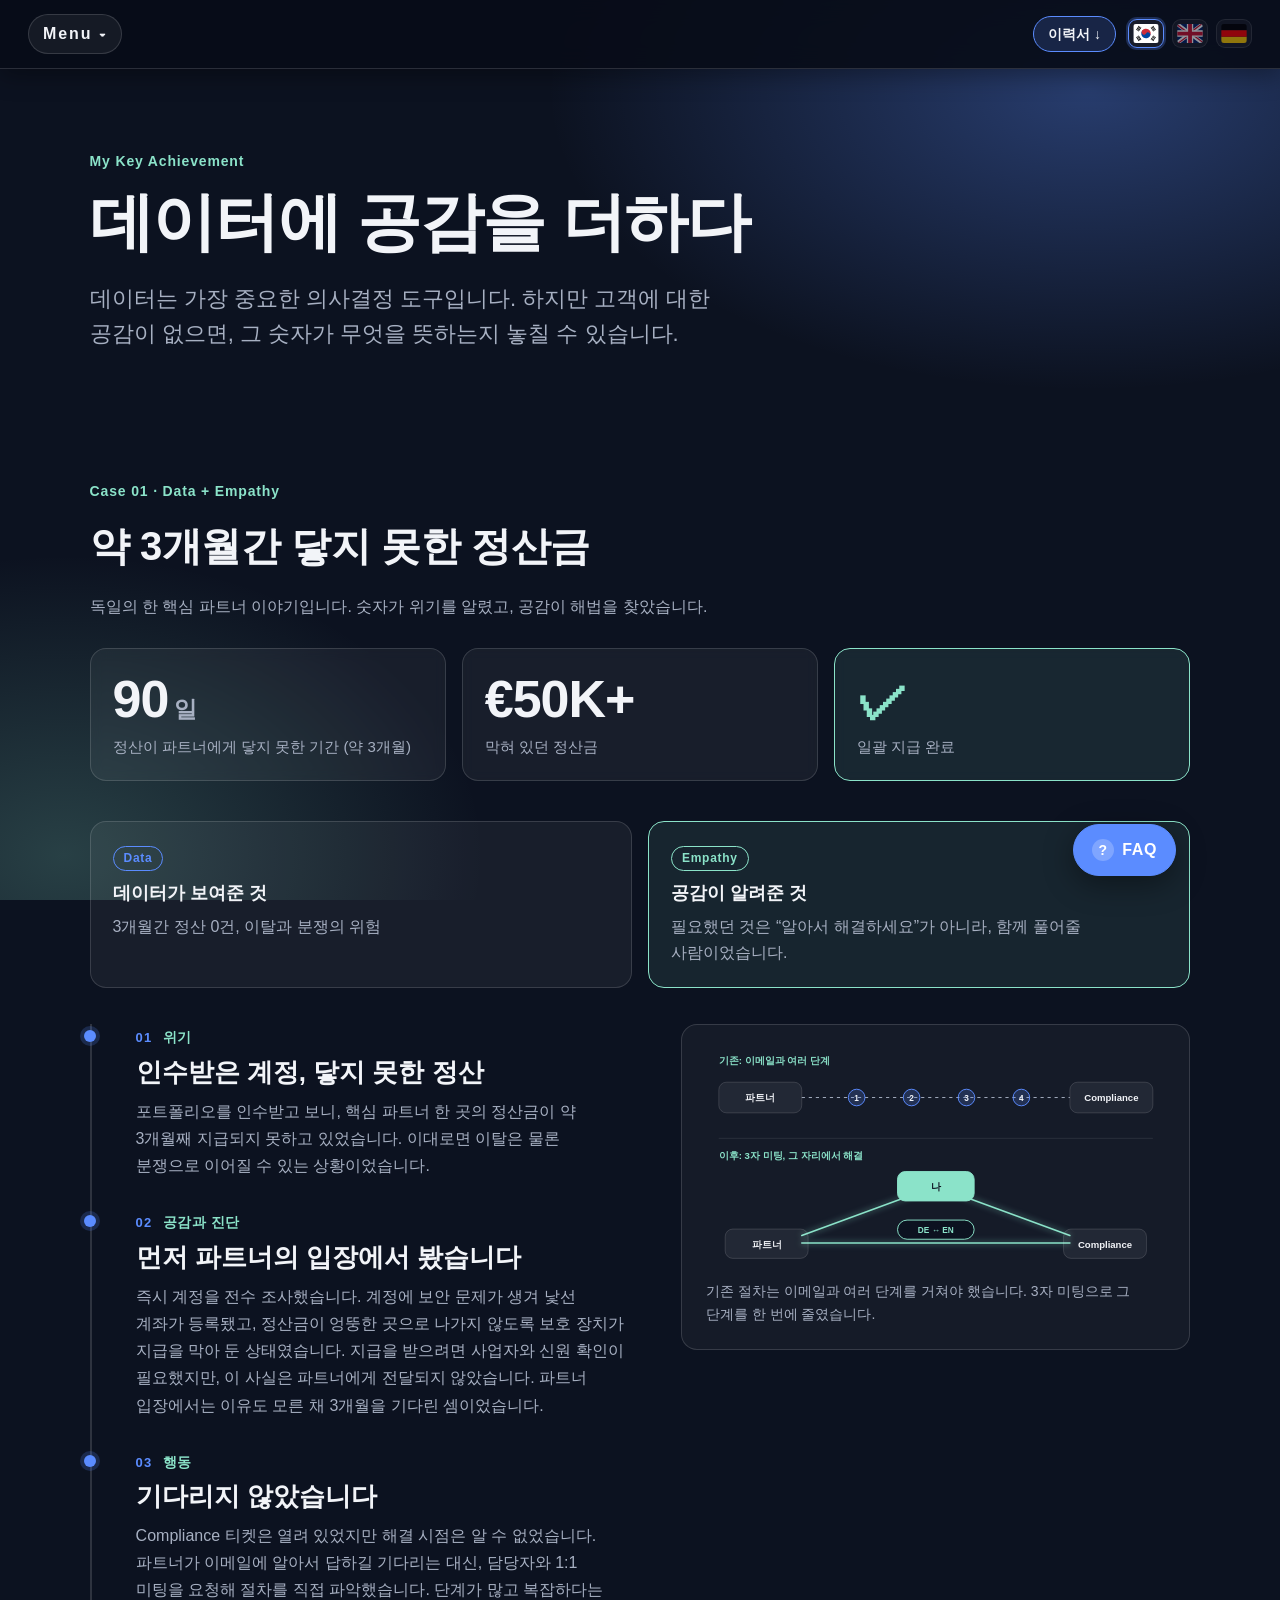
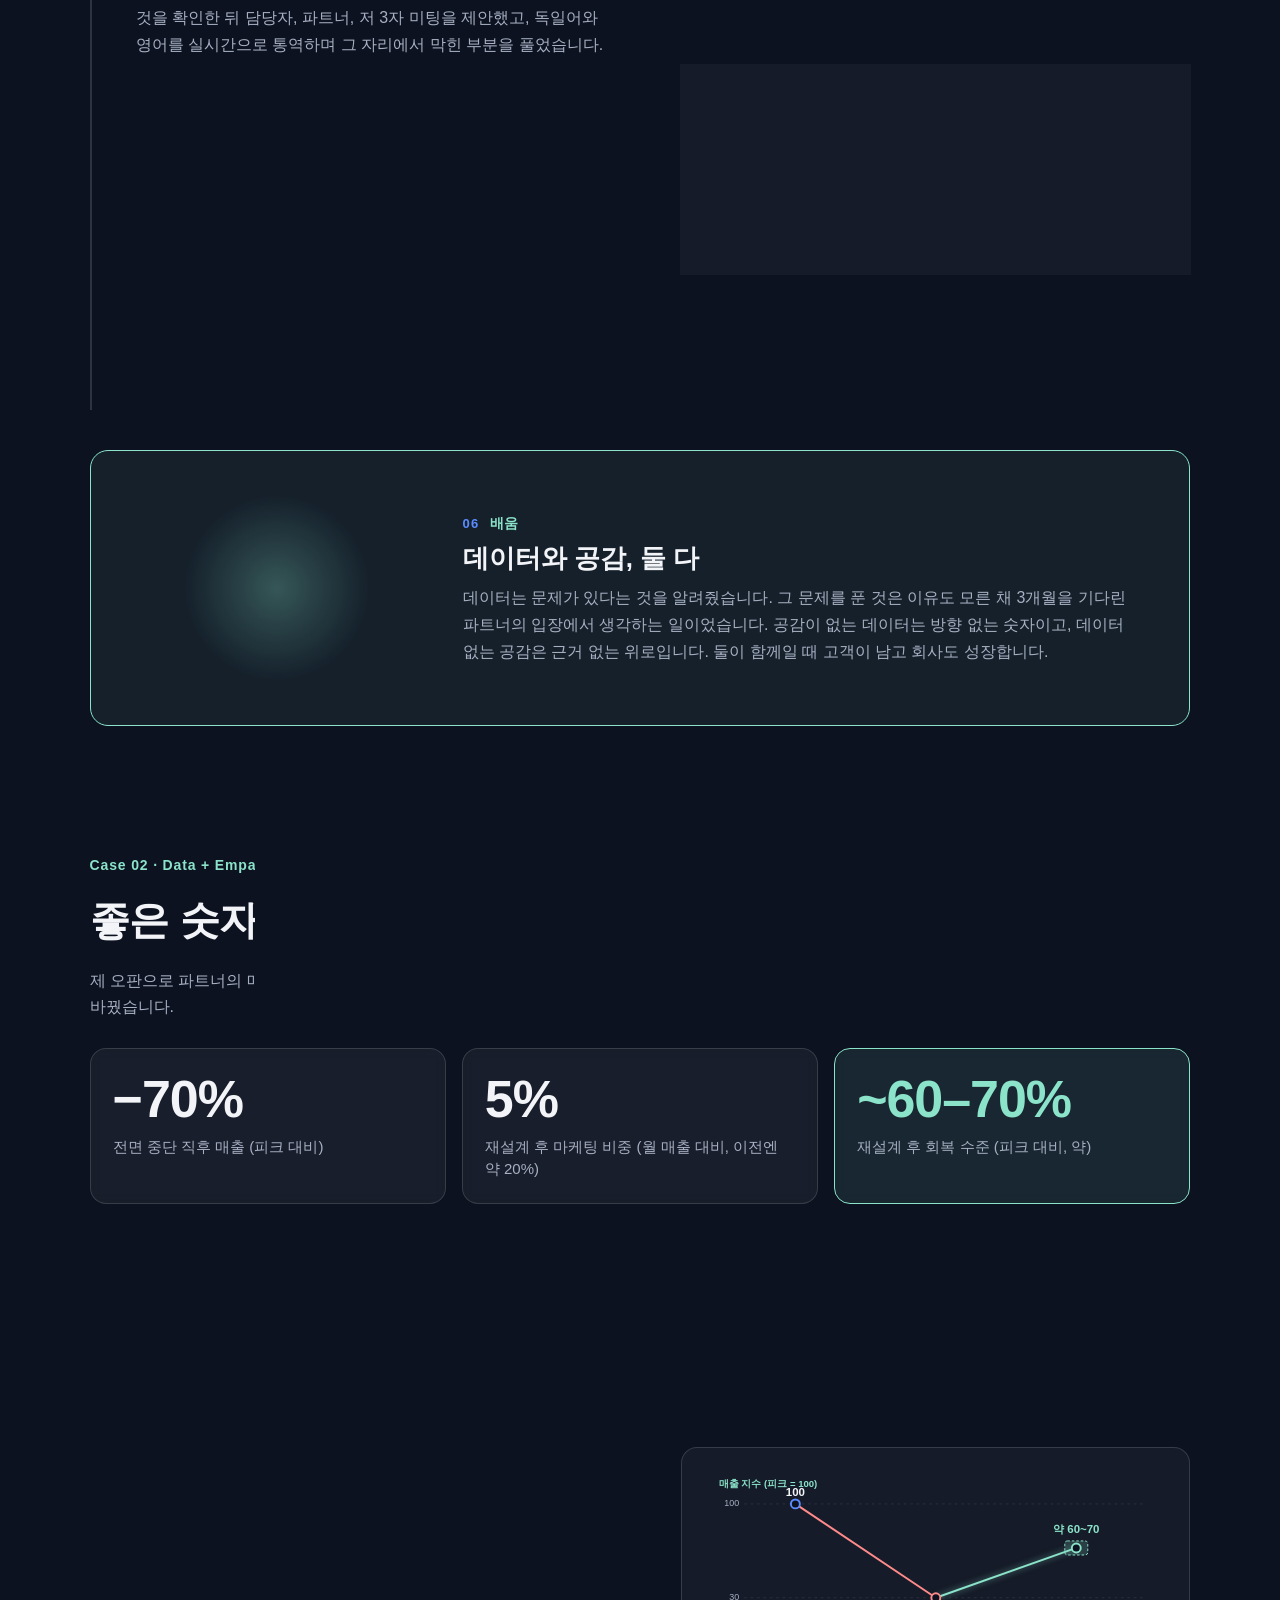
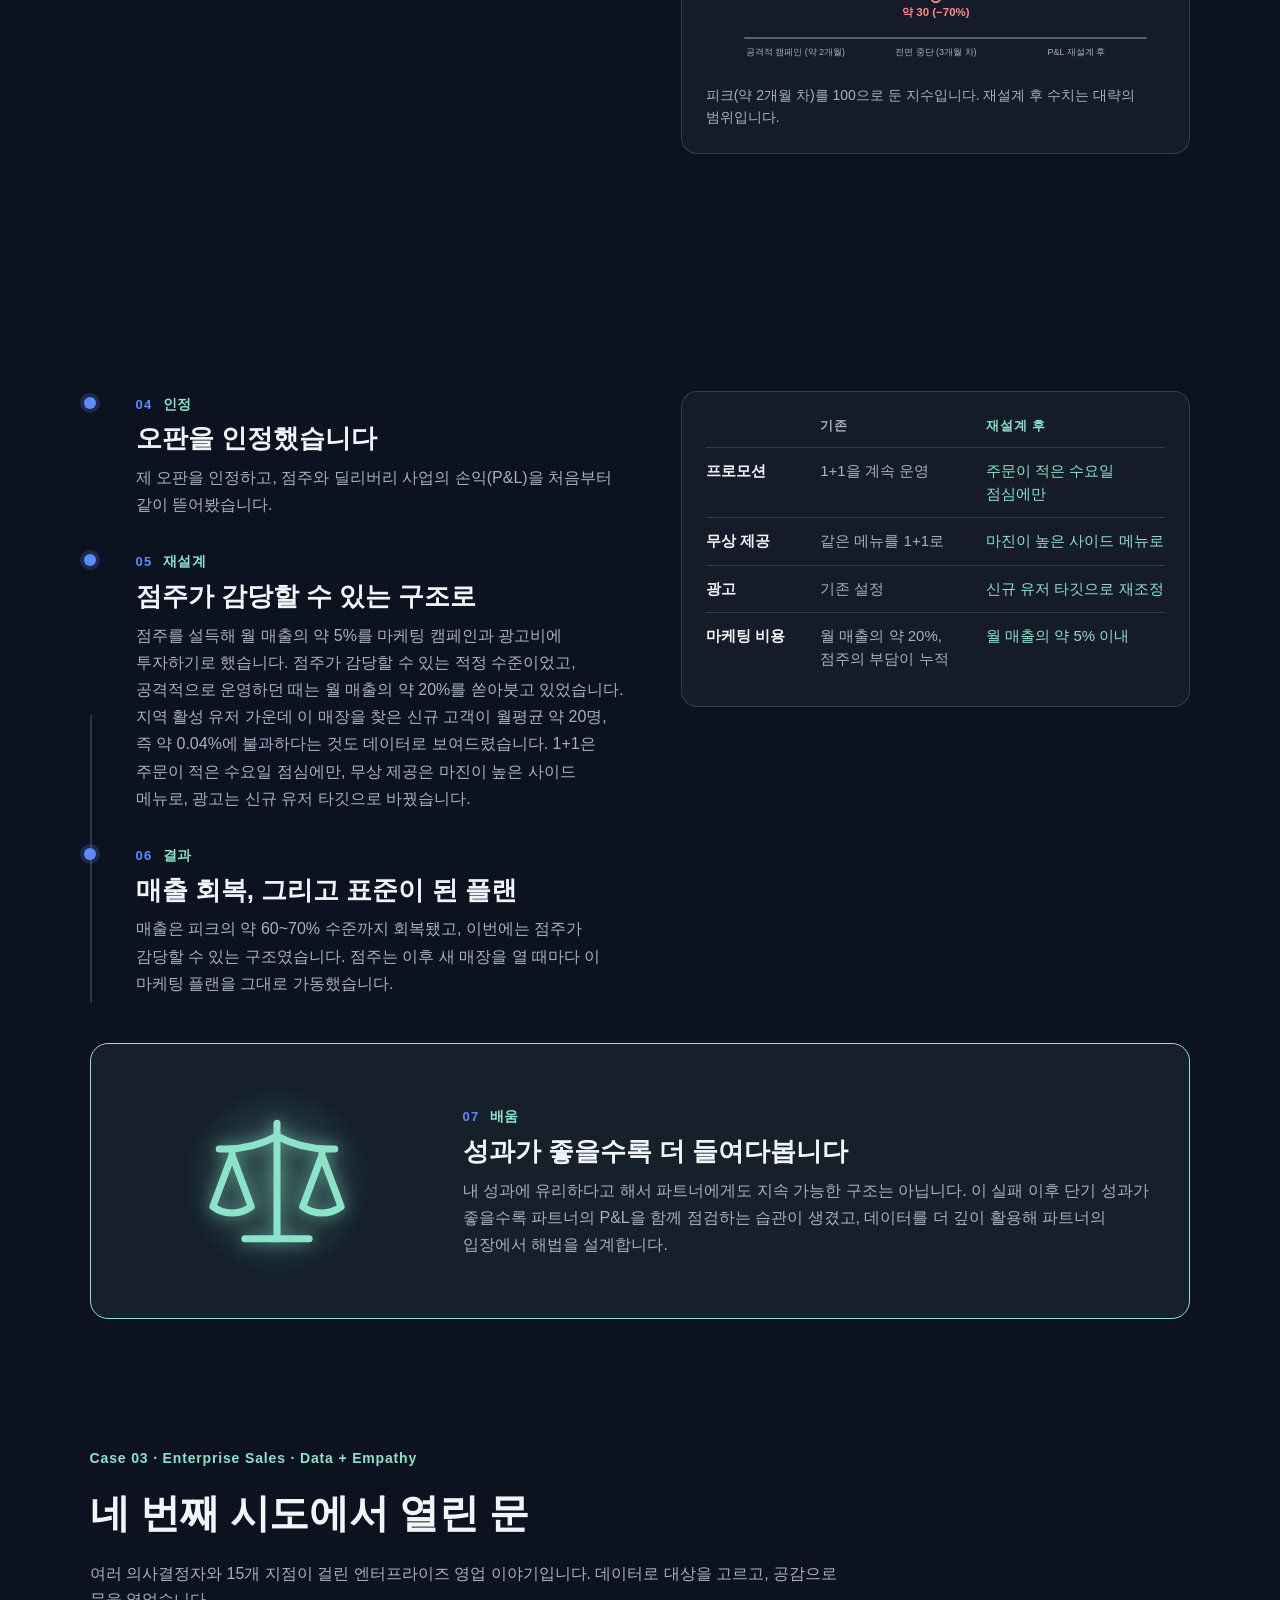
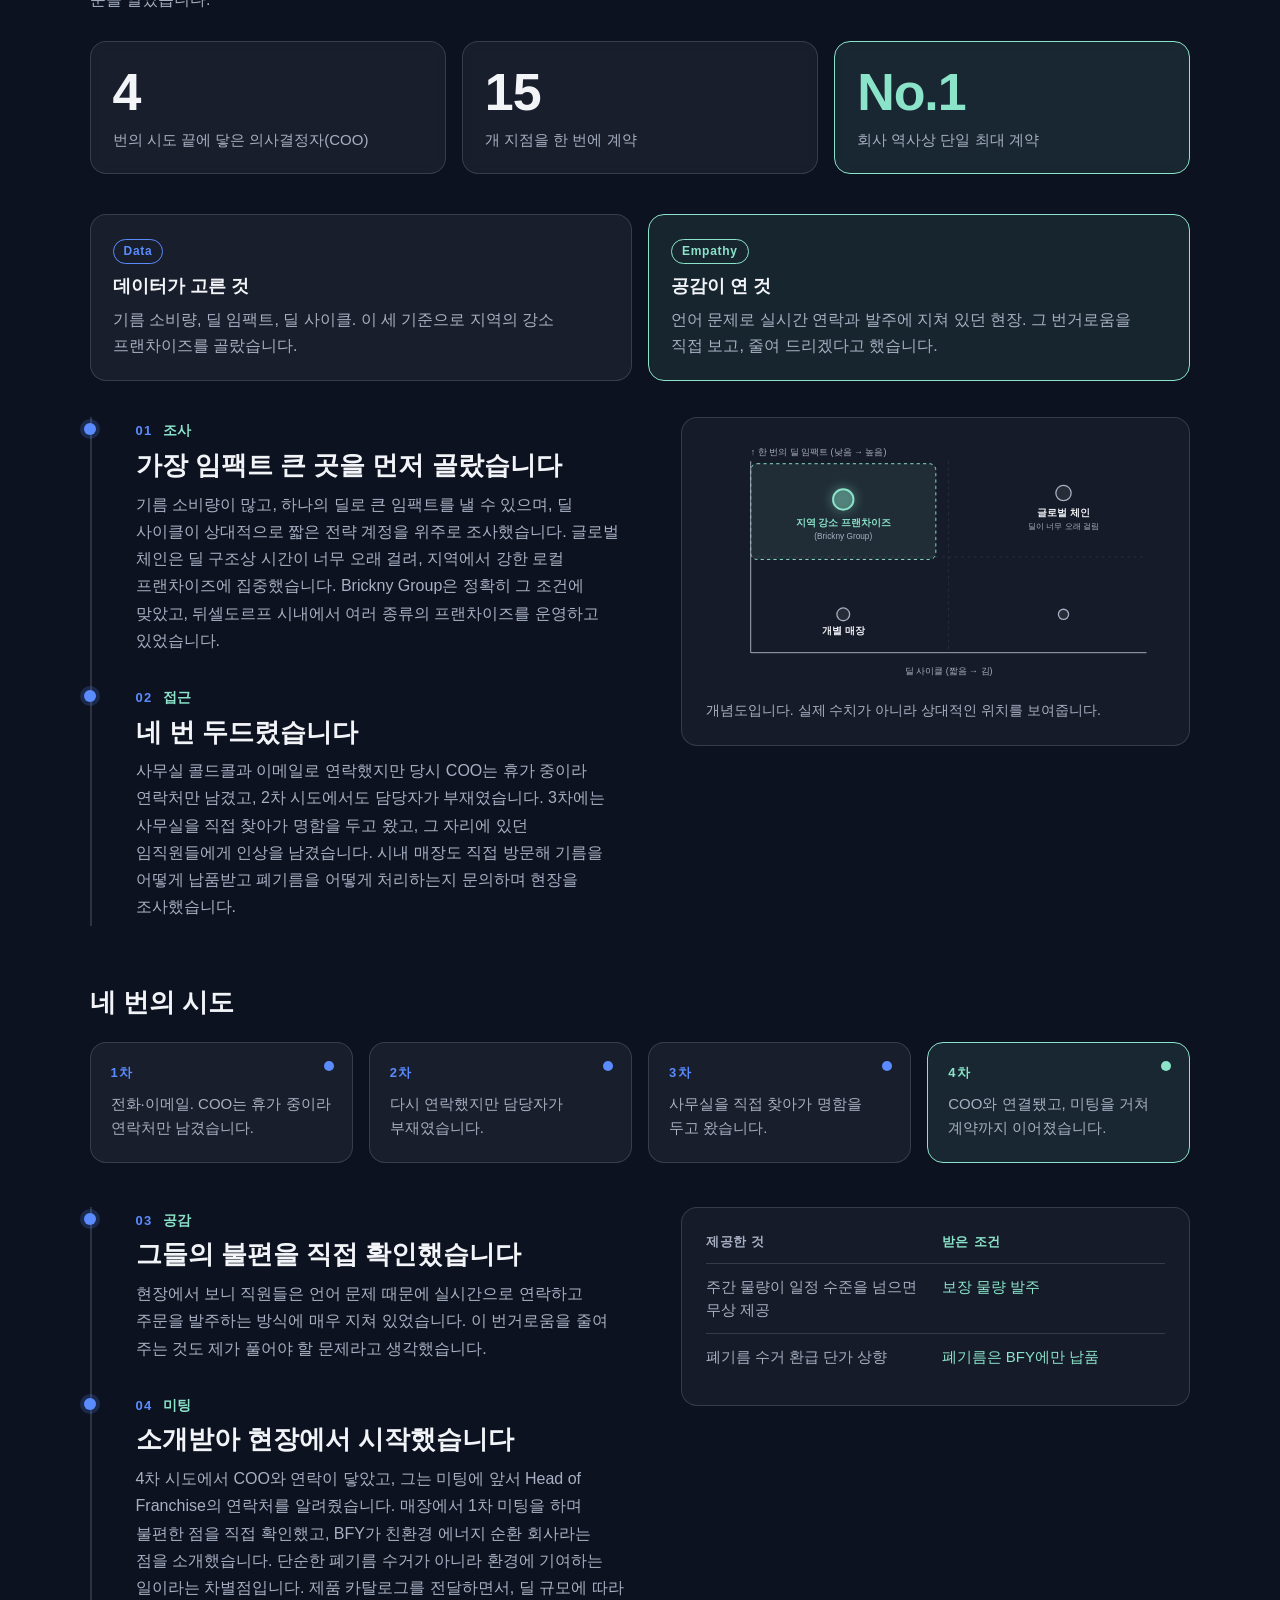
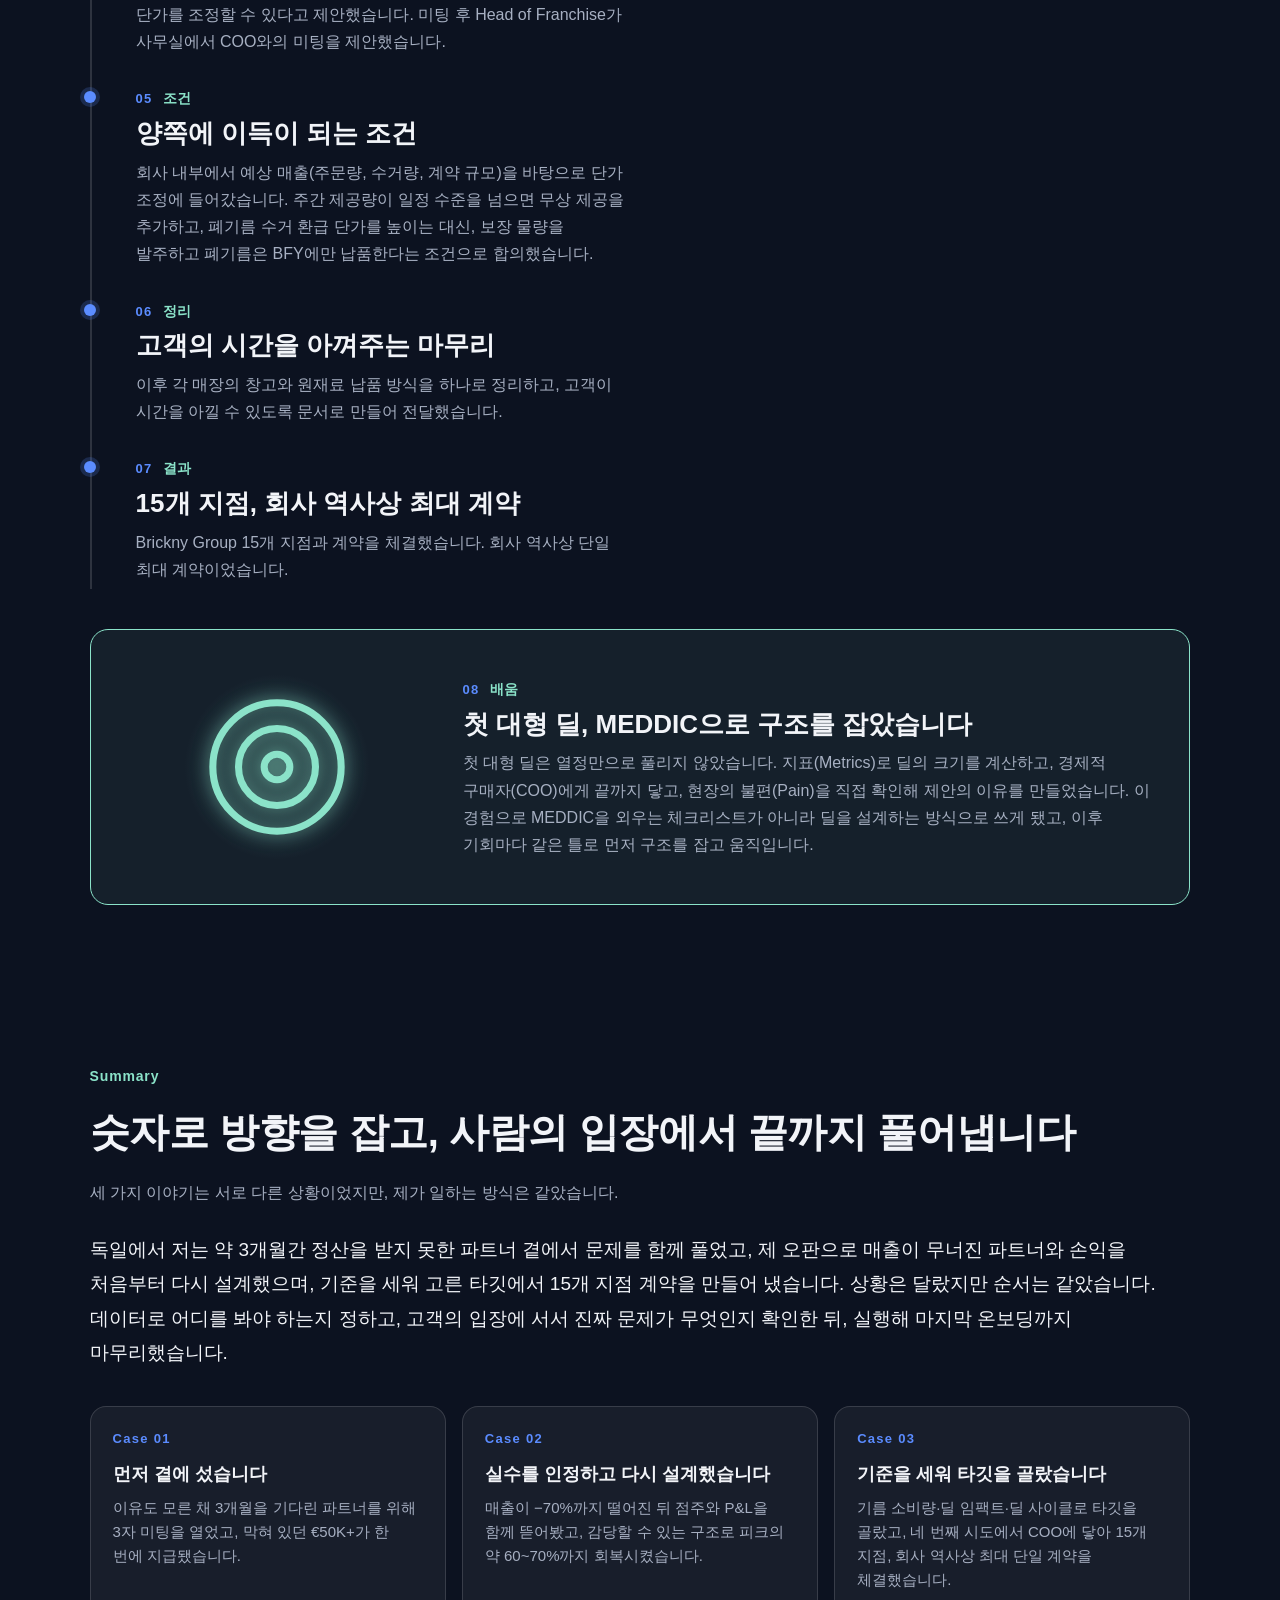
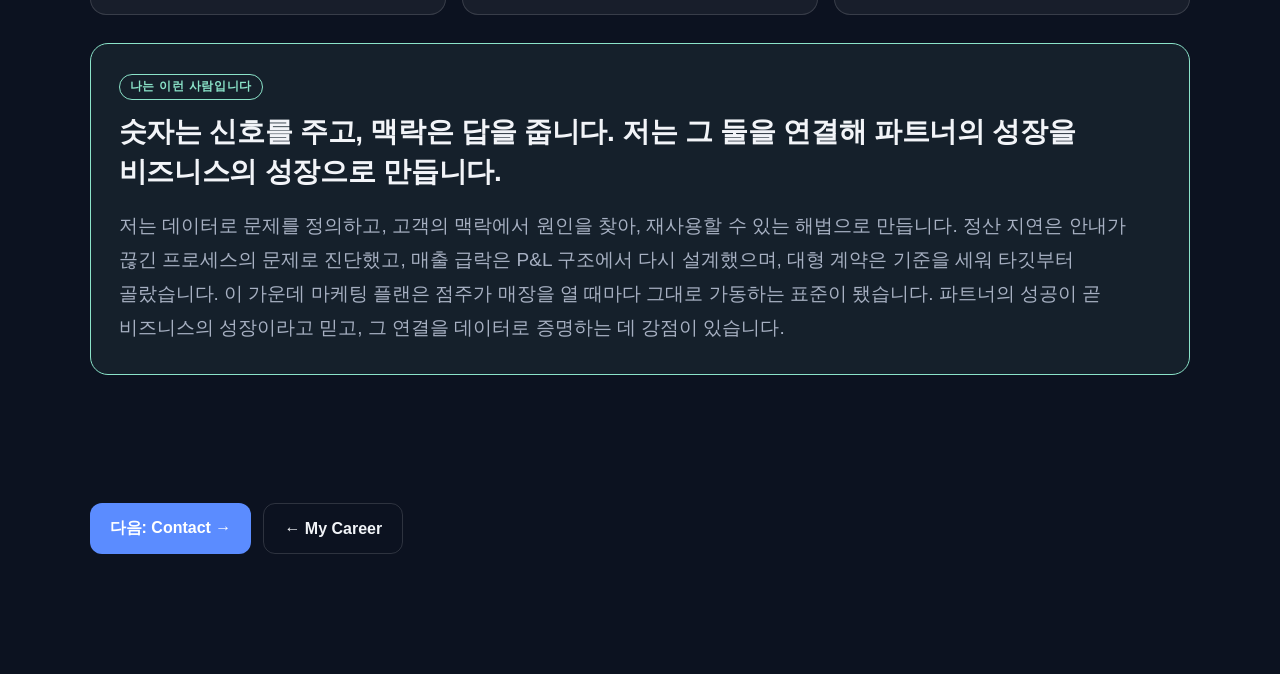
<file: achievements.html>
<!doctype html>
<html lang="ko">
<head>
  <meta charset="utf-8">
  <meta name="viewport" content="width=device-width, initial-scale=1">
  <title>My Key Achievement | Joon Gul Hong</title>
  <meta name="description" content="Joon Gul Hong - My Key Achievement">
  <link rel="stylesheet" href="style.css?v=27">
</head>
<body class="page">
  <header class="top">
    <div class="dropdown" id="menu">
      <button class="brand" id="menu-btn" type="button" aria-haspopup="true" aria-expanded="false" aria-controls="menu-list">
        <span data-ko="Menu" data-en="Menu" data-de="Menü">Menu</span> <span class="caret" aria-hidden="true">▾</span>
      </button>
      <ul class="menu-list" id="menu-list" hidden>
        <li><a href="index.html" data-ko="Home" data-en="Home" data-de="Startseite">Home</a></li>
        <li><a href="about.html" data-ko="About Me" data-en="About Me" data-de="Über mich">About Me</a></li>
        <li><a href="career.html" data-ko="My Career" data-en="My Career" data-de="Mein Werdegang">My Career</a></li>
        <li><a href="achievements.html" aria-current="page" data-ko="My Key Achievement" data-en="My Key Achievement" data-de="Meine wichtigsten Erfolge">My Key Achievement</a></li>
        <li><a href="contact.html" data-ko="Contact" data-en="Contact" data-de="Kontakt">Contact</a></li>
      </ul>
    </div>
    <div class="top-r">
      <a class="cv-btn" id="cv-btn" href="files/Joon-Gul-Hong_Resume_KO.pdf" download data-ko="이력서 ↓" data-en="Résumé ↓" data-de="Lebenslauf ↓">이력서 ↓</a>
      <div class="langs" role="group" aria-label="Language">
      <button type="button" class="flag" data-lang="ko" aria-pressed="true" aria-label="한국어" title="한국어"><img src="images/flags/kr.svg" alt="" width="26" height="19"></button>
      <button type="button" class="flag" data-lang="en" aria-pressed="false" aria-label="English" title="English"><img src="images/flags/gb.svg" alt="" width="26" height="19"></button>
      <button type="button" class="flag" data-lang="de" aria-pressed="false" aria-label="Deutsch" title="Deutsch"><img src="images/flags/de.svg" alt="" width="26" height="19"></button>
    </div>
    </div>
  </header>

  <div class="hero-bg" aria-hidden="true"></div>

  <main>
    <section class="sec first">
      <p class="eyebrow">My Key Achievement</p>
      <h1 data-ko="데이터에 공감을 더하다" data-en="Data, with empathy" data-de="Daten mit Empathie">데이터에 공감을 더하다</h1>
      <p class="tagline" data-ko="데이터는 가장 중요한 의사결정 도구입니다. 하지만 고객에 대한 공감이 없으면, 그 숫자가 무엇을 뜻하는지 놓칠 수 있습니다." data-en="Data is the most important decision-making tool. But without empathy for the customer, it&#x27;s easy to miss what the numbers actually mean." data-de="Daten sind das wichtigste Werkzeug für Entscheidungen. Ohne Empathie für den Kunden kann man jedoch übersehen, was die Zahlen eigentlich bedeuten.">데이터는 가장 중요한 의사결정 도구입니다. 하지만 고객에 대한 공감이 없으면, 그 숫자가 무엇을 뜻하는지 놓칠 수 있습니다.</p>
    </section>

    <section class="sec case" id="case-1">
      <p class="eyebrow">Case 01 · Data + Empathy</p>
      <h2 data-ko="약 3개월간 닿지 못한 정산금" data-en="Payouts that didn&#x27;t arrive for about three months" data-de="Auszahlungen, die etwa drei Monate nicht ankamen">약 3개월간 닿지 못한 정산금</h2>
      <p class="lead2" data-ko="독일의 한 핵심 파트너 이야기입니다. 숫자가 위기를 알렸고, 공감이 해법을 찾았습니다." data-en="A story about a key partner in Germany. The numbers flagged the crisis; empathy found the solution." data-de="Eine Geschichte über einen wichtigen Partner in Deutschland. Die Zahlen zeigten die Krise, die Empathie fand die Lösung.">독일의 한 핵심 파트너 이야기입니다. 숫자가 위기를 알렸고, 공감이 해법을 찾았습니다.</p>

      <div class="crisis" aria-label="Key numbers">
        <div class="cbox"><span class="cbig"><span class="cnum" data-count="90">90</span><span class="cunit" data-ko="일" data-en="days" data-de="Tage">일</span></span><span class="clbl" data-ko="정산이 파트너에게 닿지 못한 기간 (약 3개월)" data-en="time payouts did not reach the partner (about 3 months)" data-de="Zeitraum, in dem Auszahlungen den Partner nicht erreichten (ca. 3 Monate)">정산이 파트너에게 닿지 못한 기간 (약 3개월)</span></div>
        <div class="cbox"><span class="cbig">€50K+</span><span class="clbl" data-ko="막혀 있던 정산금" data-en="withheld payouts" data-de="zurückgehaltene Auszahlungen">막혀 있던 정산금</span></div>
        <div class="cbox done"><span class="cbig">✓</span><span class="clbl" data-ko="일괄 지급 완료" data-en="released in one batch" data-de="gebündelt freigegeben">일괄 지급 완료</span></div>
      </div>

      <div class="lens">
        <div class="lcard"><span class="ltag">Data</span><b data-ko="데이터가 보여준 것" data-en="What the data showed" data-de="Was die Daten zeigten">데이터가 보여준 것</b><p data-ko="3개월간 정산 0건, 이탈과 분쟁의 위험" data-en="Zero payouts for three months, and a risk of churn and dispute" data-de="Drei Monate ohne Auszahlung, mit Risiko für Abwanderung und Streit">3개월간 정산 0건, 이탈과 분쟁의 위험</p></div>
        <div class="lcard emp"><span class="ltag">Empathy</span><b data-ko="공감이 알려준 것" data-en="What empathy revealed" data-de="Was die Empathie zeigte">공감이 알려준 것</b><p data-ko="필요했던 것은 “알아서 해결하세요”가 아니라, 함께 풀어줄 사람이었습니다." data-en="What the partner needed was not “please sort it out yourself”, but someone to solve it together with them." data-de="Der Partner brauchte nicht „klären Sie das selbst“, sondern jemanden, der es gemeinsam mit ihm löst.">필요했던 것은 “알아서 해결하세요”가 아니라, 함께 풀어줄 사람이었습니다.</p></div>
      </div>

      <div class="split">
      <ol class="scenes">
        <li class="scene"><span class="sno">01</span><span class="stag" data-ko="위기" data-en="Crisis" data-de="Krise">위기</span><h3 data-ko="인수받은 계정, 닿지 못한 정산" data-en="An inherited account, payouts that never arrived" data-de="Ein übernommener Account, Auszahlungen ohne Ankunft">인수받은 계정, 닿지 못한 정산</h3><p data-ko="포트폴리오를 인수받고 보니, 핵심 파트너 한 곳의 정산금이 약 3개월째 지급되지 못하고 있었습니다. 이대로면 이탈은 물론 분쟁으로 이어질 수 있는 상황이었습니다." data-en="When I took over the portfolio, I found that one key partner had gone about three months without receiving a payout. Left alone, it could have meant churn, and even a dispute." data-de="Als ich das Portfolio übernahm, stellte ich fest, dass bei einem wichtigen Partner seit etwa drei Monaten keine Auszahlung angekommen war. Unbehandelt hätte das Abwanderung und sogar einen Rechtsstreit bedeuten können.">포트폴리오를 인수받고 보니, 핵심 파트너 한 곳의 정산금이 약 3개월째 지급되지 못하고 있었습니다. 이대로면 이탈은 물론 분쟁으로 이어질 수 있는 상황이었습니다.</p></li>
        <li class="scene"><span class="sno">02</span><span class="stag" data-ko="공감과 진단" data-en="Empathy &amp; diagnosis" data-de="Empathie und Diagnose">공감과 진단</span><h3 data-ko="먼저 파트너의 입장에서 봤습니다" data-en="I first looked from the partner&#x27;s side" data-de="Zuerst habe ich es aus Sicht des Partners betrachtet">먼저 파트너의 입장에서 봤습니다</h3><p data-ko="즉시 계정을 전수 조사했습니다. 계정에 보안 문제가 생겨 낯선 계좌가 등록됐고, 정산금이 엉뚱한 곳으로 나가지 않도록 보호 장치가 지급을 막아 둔 상태였습니다. 지급을 받으려면 사업자와 신원 확인이 필요했지만, 이 사실은 파트너에게 전달되지 않았습니다. 파트너 입장에서는 이유도 모른 채 3개월을 기다린 셈이었습니다." data-en="I immediately audited the account. A security issue had led to an unfamiliar bank account being registered, and a safeguard had paused payouts so the money could not go astray. Releasing them required business and identity verification, but this had never reached the partner. From the partner&#x27;s side, they had simply waited three months without knowing why." data-de="Ich habe das Konto sofort vollständig geprüft. Durch ein Sicherheitsproblem war ein unbekanntes Bankkonto hinterlegt worden, und eine Schutzmaßnahme hatte die Auszahlungen gestoppt, damit das Geld nicht fehlgeleitet wird. Zur Freigabe waren Unternehmens- und Identitätsnachweise nötig, doch diese Information hatte den Partner nie erreicht. Aus Sicht des Partners hatte er drei Monate gewartet, ohne den Grund zu kennen.">즉시 계정을 전수 조사했습니다. 계정에 보안 문제가 생겨 낯선 계좌가 등록됐고, 정산금이 엉뚱한 곳으로 나가지 않도록 보호 장치가 지급을 막아 둔 상태였습니다. 지급을 받으려면 사업자와 신원 확인이 필요했지만, 이 사실은 파트너에게 전달되지 않았습니다. 파트너 입장에서는 이유도 모른 채 3개월을 기다린 셈이었습니다.</p></li>
        <li class="scene"><span class="sno">03</span><span class="stag" data-ko="행동" data-en="Action" data-de="Handeln">행동</span><h3 data-ko="기다리지 않았습니다" data-en="I didn&#x27;t wait" data-de="Ich habe nicht abgewartet">기다리지 않았습니다</h3><p data-ko="Compliance 티켓은 열려 있었지만 해결 시점은 알 수 없었습니다. 파트너가 이메일에 알아서 답하길 기다리는 대신, 담당자와 1:1 미팅을 요청해 절차를 직접 파악했습니다. 단계가 많고 복잡하다는 것을 확인한 뒤 담당자, 파트너, 저 3자 미팅을 제안했고, 독일어와 영어를 실시간으로 통역하며 그 자리에서 막힌 부분을 풀었습니다." data-en="A compliance ticket was open, but there was no way to know when it would be resolved. Instead of waiting for the partner to work through the emails alone, I asked the compliance contact for a 1:1 meeting and learned the process first-hand. Seeing how many steps it involved, I proposed a three-way meeting with the compliance contact, the partner and me, interpreting between German and English in real time to clear every blocker on the spot." data-de="Ein Compliance-Ticket war offen, aber niemand konnte sagen, wann es gelöst sein würde. Statt abzuwarten, bis der Partner die E-Mails allein beantwortet, bat ich die Compliance-Ansprechperson um ein Einzelgespräch und lernte den Ablauf aus erster Hand kennen. Als klar war, wie viele Schritte nötig sind, schlug ich ein Dreiergespräch mit der Compliance-Ansprechperson, dem Partner und mir vor und dolmetschte in Echtzeit zwischen Deutsch und Englisch, sodass alle Hürden vor Ort geklärt wurden.">Compliance 티켓은 열려 있었지만 해결 시점은 알 수 없었습니다. 파트너가 이메일에 알아서 답하길 기다리는 대신, 담당자와 1:1 미팅을 요청해 절차를 직접 파악했습니다. 단계가 많고 복잡하다는 것을 확인한 뒤 담당자, 파트너, 저 3자 미팅을 제안했고, 독일어와 영어를 실시간으로 통역하며 그 자리에서 막힌 부분을 풀었습니다.</p></li>
      </ol>

      <figure class="fig">
        <svg class="diagram" viewBox="0 0 720 340" role="img" aria-labelledby="dg-title">
        <title id="dg-title">Before: email and many steps. After: a three-way meeting.</title>
        <text x="20" y="24" class="dg-cap" text-anchor="start" data-ko="기존: 이메일과 여러 단계" data-en="Before: email and many steps" data-de="Vorher: E-Mail und viele Schritte">기존: 이메일과 여러 단계</text>
        <rect class="dg-node" x="20" y="52" width="130" height="48" rx="12"/>
        <text x="85" y="82" class="dg-t" text-anchor="middle" data-ko="파트너" data-en="Partner" data-de="Partner">파트너</text>
        <rect class="dg-node" x="570" y="52" width="130" height="48" rx="12"/>
        <text x="635" y="82" class="dg-t" text-anchor="middle" data-ko="Compliance" data-en="Compliance" data-de="Compliance">Compliance</text>
        <line class="dg-dash" x1="150" y1="76" x2="570" y2="76"/>
        <circle class="dg-dot" cx="236" cy="76" r="13"/><text x="236" y="81" class="dg-n" text-anchor="middle">1</text>
        <circle class="dg-dot" cx="322" cy="76" r="13"/><text x="322" y="81" class="dg-n" text-anchor="middle">2</text>
        <circle class="dg-dot" cx="408" cy="76" r="13"/><text x="408" y="81" class="dg-n" text-anchor="middle">3</text>
        <circle class="dg-dot" cx="494" cy="76" r="13"/><text x="494" y="81" class="dg-n" text-anchor="middle">4</text>
        <line class="dg-sep" x1="20" y1="140" x2="700" y2="140"/>
        <text x="20" y="172" class="dg-cap" text-anchor="start" data-ko="이후: 3자 미팅, 그 자리에서 해결" data-en="After: a three-way meeting, solved on the spot" data-de="Nachher: Dreiergespräch, vor Ort gelöst">이후: 3자 미팅, 그 자리에서 해결</text>
        <line class="dg-link" x1="360" y1="215" x2="150" y2="292"/>
        <line class="dg-link" x1="360" y1="215" x2="570" y2="292"/>
        <line class="dg-link" x1="150" y1="304" x2="570" y2="304"/>
        <rect class="dg-node me" x="300" y="192" width="120" height="46" rx="12"/>
        <text x="360" y="221" class="dg-t me" text-anchor="middle" data-ko="나" data-en="Me" data-de="Ich">나</text>
        <rect class="dg-node" x="30" y="282" width="130" height="46" rx="12"/>
        <text x="95" y="311" class="dg-t" text-anchor="middle" data-ko="파트너" data-en="Partner" data-de="Partner">파트너</text>
        <rect class="dg-node" x="560" y="282" width="130" height="46" rx="12"/>
        <text x="625" y="311" class="dg-t" text-anchor="middle" data-ko="Compliance" data-en="Compliance" data-de="Compliance">Compliance</text>
        <rect class="dg-badge" x="300" y="268" width="120" height="30" rx="15"/>
        <text x="360" y="288" class="dg-b" text-anchor="middle">DE ↔ EN</text>
      </svg>
        <figcaption data-ko="기존 절차는 이메일과 여러 단계를 거쳐야 했습니다. 3자 미팅으로 그 단계를 한 번에 줄였습니다." data-en="The standard process meant email and several steps. A three-way meeting collapsed those steps into one conversation." data-de="Der übliche Ablauf bestand aus E-Mails und mehreren Schritten. Ein Dreiergespräch bündelte sie in einem Termin.">기존 절차는 이메일과 여러 단계를 거쳐야 했습니다. 3자 미팅으로 그 단계를 한 번에 줄였습니다.</figcaption>
      </figure>
      </div>

      <div class="split">
      <ol class="scenes">
        <li class="scene"><span class="sno">04</span><span class="stag" data-ko="해결" data-en="Resolution" data-de="Lösung">해결</span><h3 data-ko="막혀 있던 정산금이 한 번에" data-en="Withheld payouts, released at once" data-de="Zurückgehaltene Auszahlungen, auf einmal freigegeben">막혀 있던 정산금이 한 번에</h3><p data-ko="확인이 끝나자 막혀 있던 정산금(€50K+)이 일괄 지급됐습니다. 파트너는 이렇게 빠른 대응은 처음이라고 했습니다." data-en="Once verified, the withheld payouts (€50K+) were released in one batch. The partner told me they had never experienced such a fast response." data-de="Nach der Verifizierung wurden die zurückgehaltenen Auszahlungen (über 50.000 €) gebündelt freigegeben. Der Partner sagte, er habe noch nie eine so schnelle Reaktion erlebt.">확인이 끝나자 막혀 있던 정산금(€50K+)이 일괄 지급됐습니다. 파트너는 이렇게 빠른 대응은 처음이라고 했습니다.</p></li>
        <li class="scene"><span class="sno">05</span><span class="stag" data-ko="확장" data-en="Growth" data-de="Wachstum">확장</span><h3 data-ko="신뢰가 더 큰 성장으로" data-en="Trust became bigger growth" data-de="Aus Vertrauen wurde stärkeres Wachstum">신뢰가 더 큰 성장으로</h3><p data-ko="이후 이 파트너가 사업을 넓힐 때마다 계약과 온보딩을 저에게 맡겼습니다. P&amp;L을 분석해 12월에 세미 독점 계약을 성사시켰고 마케팅 플랜을 가동했습니다. 그 이후 월 평균 GMV는 이전 6개월 평균보다 약 70% 높았습니다." data-en="Whenever this partner expanded, they handed me the contract and onboarding. After analyzing their P&amp;L, I closed a semi-exclusive agreement in December and launched a marketing plan. Since then, their average monthly GMV has been about 70% higher than in the previous six months." data-de="Bei jeder weiteren Expansion übertrug mir dieser Partner Vertrag und Onboarding. Nach der Analyse seiner GuV schloss ich im Dezember eine Semi-Exklusiv-Vereinbarung ab und startete einen Marketingplan. Seitdem liegt sein durchschnittlicher monatlicher GMV rund 70 % über dem der vorherigen sechs Monate.">이후 이 파트너가 사업을 넓힐 때마다 계약과 온보딩을 저에게 맡겼습니다. P&amp;L을 분석해 12월에 세미 독점 계약을 성사시켰고 마케팅 플랜을 가동했습니다. 그 이후 월 평균 GMV는 이전 6개월 평균보다 약 70% 높았습니다.</p></li>
      </ol>

      <figure class="fig bars">
        <p class="bars-t" data-ko="월 평균 GMV (지수)" data-en="Average monthly GMV (index)" data-de="Durchschnittlicher monatlicher GMV (Index)">월 평균 GMV (지수)</p>
        <div class="bar " style="--w:59%"><span class="bl" data-ko="이전 6개월 평균" data-en="Previous 6-month average" data-de="Ø der vorherigen 6 Monate">이전 6개월 평균</span><span class="bt"><i></i></span><b>100</b></div>
        <div class="bar hi" style="--w:100%"><span class="bl" data-ko="세미 독점 계약 이후" data-en="Since the semi-exclusive deal" data-de="Seit der Semi-Exklusiv-Vereinbarung">세미 독점 계약 이후</span><span class="bt"><i></i></span><b>≈170 (+70%)</b></div>
        <figcaption data-ko="이전 6개월(정산 보류 기간 포함) 월 평균 GMV를 100으로 둔 지수입니다. 이후는 12월 세미 독점 계약부터 4월 말까지의 월 평균입니다." data-en="Indexed to the average monthly GMV of the previous six months (including the payout hold) = 100. “Since” covers the monthly average from the December semi-exclusive deal through the end of April." data-de="Index: durchschnittlicher monatlicher GMV der vorherigen sechs Monate (inkl. Auszahlungssperre) = 100. „Seitdem“ umfasst den Monatsdurchschnitt ab dem Semi-Exklusiv-Vertrag im Dezember bis Ende April.">이전 6개월(정산 보류 기간 포함) 월 평균 GMV를 100으로 둔 지수입니다. 이후는 12월 세미 독점 계약부터 4월 말까지의 월 평균입니다.</figcaption>
      </figure>
      </div>

      <div class="lesson">
        <div class="lesson-art"><svg class="hands" viewBox="0 0 24 24" fill="none" stroke="currentColor" stroke-width="1.1" stroke-linecap="round" stroke-linejoin="round" aria-hidden="true">
          <!-- Lucide "handshake" icon (ISC License) -->
          <path d="m11 17 2 2a1 1 0 1 0 3-3" />
          <path d="m14 14 2.5 2.5a1 1 0 1 0 3-3l-3.88-3.88a3 3 0 0 0-4.24 0l-.88.88a1 1 0 1 1-3-3l2.81-2.81a5.79 5.79 0 0 1 7.06-.87l.47.28a2 2 0 0 0 1.42.25L21 4" />
          <path d="m21 3 1 11h-2" />
          <path d="M3 3 2 14l6.5 6.5a1 1 0 1 0 3-3" />
          <path d="M3 4h8" />
        </svg></div>
        <div class="lesson-body">
          <span class="sno">06</span><span class="stag" data-ko="배움" data-en="Lesson" data-de="Erkenntnis">배움</span>
          <h3 data-ko="데이터와 공감, 둘 다" data-en="Data and empathy, together" data-de="Daten und Empathie, gemeinsam">데이터와 공감, 둘 다</h3>
          <p data-ko="데이터는 문제가 있다는 것을 알려줬습니다. 그 문제를 푼 것은 이유도 모른 채 3개월을 기다린 파트너의 입장에서 생각하는 일이었습니다. 공감이 없는 데이터는 방향 없는 숫자이고, 데이터 없는 공감은 근거 없는 위로입니다. 둘이 함께일 때 고객이 남고 회사도 성장합니다." data-en="Data told me there was a problem. Solving it took thinking from the point of view of a partner who had waited three months with no explanation. Data without empathy is just numbers without direction, and empathy without data is comfort without evidence. Together, they keep the customer and help the company grow." data-de="Die Daten zeigten mir, dass es ein Problem gab. Gelöst habe ich es, indem ich mich in einen Partner hineinversetzte, der drei Monate ohne Erklärung gewartet hatte. Daten ohne Empathie sind Zahlen ohne Richtung, Empathie ohne Daten ist Trost ohne Beleg. Erst gemeinsam halten sie den Kunden und lassen das Unternehmen wachsen.">데이터는 문제가 있다는 것을 알려줬습니다. 그 문제를 푼 것은 이유도 모른 채 3개월을 기다린 파트너의 입장에서 생각하는 일이었습니다. 공감이 없는 데이터는 방향 없는 숫자이고, 데이터 없는 공감은 근거 없는 위로입니다. 둘이 함께일 때 고객이 남고 회사도 성장합니다.</p>
        </div>
      </div>
    </section>

    <section class="sec case" id="case-2">
      <p class="eyebrow">Case 02 · Data + Empathy</p>
      <h2 data-ko="좋은 숫자가 숨긴 것" data-en="What the good numbers hid" data-de="Was die guten Zahlen verbargen">좋은 숫자가 숨긴 것</h2>
      <p class="lead2" data-ko="제 오판으로 파트너의 매출이 무너졌다가 회복된 이야기입니다. 이 경험이 데이터를 대하는 제 방식을 바꿨습니다." data-en="A story about how my own misjudgment hurt a partner&#x27;s sales, and how we recovered. It changed how I use data." data-de="Eine Geschichte darüber, wie mein eigenes Fehlurteil den Umsatz eines Partners einbrechen ließ und wie wir ihn wieder aufbauten. Sie hat verändert, wie ich mit Daten umgehe.">제 오판으로 파트너의 매출이 무너졌다가 회복된 이야기입니다. 이 경험이 데이터를 대하는 제 방식을 바꿨습니다.</p>

      <div class="crisis" aria-label="Key numbers">
        <div class="cbox"><span class="cbig">−70%</span><span class="clbl" data-ko="전면 중단 직후 매출 (피크 대비)" data-en="sales right after the full stop (vs. peak)" data-de="Umsatz direkt nach dem Komplettstopp (ggü. Spitze)">전면 중단 직후 매출 (피크 대비)</span></div>
        <div class="cbox"><span class="cbig">5%</span><span class="clbl" data-ko="재설계 후 마케팅 비중 (월 매출 대비, 이전엔 약 20%)" data-en="marketing share after the redesign (of monthly sales; about 20% before)" data-de="Marketinganteil nach der Neugestaltung (am Monatsumsatz; zuvor rund 20 %)">재설계 후 마케팅 비중 (월 매출 대비, 이전엔 약 20%)</span></div>
        <div class="cbox done"><span class="cbig">~60–70%</span><span class="clbl" data-ko="재설계 후 회복 수준 (피크 대비, 약)" data-en="recovery after the redesign (vs. peak, approx.)" data-de="Erholung nach der Neugestaltung (ggü. Spitze, ca.)">재설계 후 회복 수준 (피크 대비, 약)</span></div>
      </div>

      <div class="lens">
        <div class="lcard"><span class="ltag">Data</span><b data-ko="데이터가 보여준 것" data-en="What the data showed" data-de="Was die Daten zeigten">데이터가 보여준 것</b><p data-ko="매출 급상승, 그리고 제 지표도 함께 상승" data-en="Sales surging, and my own metrics rising with them" data-de="Stark steigende Umsätze, und meine eigenen Kennzahlen stiegen mit">매출 급상승, 그리고 제 지표도 함께 상승</p></div>
        <div class="lcard emp"><span class="ltag">Empathy</span><b data-ko="제가 놓친 것" data-en="What I missed" data-de="Was ich übersehen habe">제가 놓친 것</b><p data-ko="점주의 비용 부담이 쌓이고 있다는 신호. 좋은 숫자가 파트너에게도 지속 가능한 숫자는 아니었습니다." data-en="The signs that the owner&#x27;s cost burden was piling up. Good numbers were not sustainable for the partner." data-de="Die Signale, dass sich die Kostenlast des Inhabers aufbaute. Gute Zahlen waren für den Partner nicht tragfähig.">점주의 비용 부담이 쌓이고 있다는 신호. 좋은 숫자가 파트너에게도 지속 가능한 숫자는 아니었습니다.</p></div>
      </div>

      <div class="split">
        <ol class="scenes">
          <li class="scene"><span class="sno">01</span><span class="stag" data-ko="호조" data-en="Momentum" data-de="Rückenwind">호조</span><h3 data-ko="공격적으로 시작했습니다" data-en="I started aggressively" data-de="Ich bin aggressiv gestartet">공격적으로 시작했습니다</h3><p data-ko="6개 매장을 가진 프랜차이즈 브랜드를 처음 맡았고, 입점 직후 1+1 프로모션과 광고로 빠르게 인지도를 올렸습니다. 매출은 약 2개월 동안 높게 유지됐고, 제 지표도 함께 좋아졌습니다." data-en="It was my first franchise account, a brand with six stores. Right after onboarding I pushed brand awareness fast with 1+1 promotions and ads. Sales stayed high for about two months, and my own metrics improved with them." data-de="Es war mein erster Franchise-Account, eine Marke mit sechs Standorten. Direkt nach dem Onboarding steigerte ich die Bekanntheit mit 1+1-Aktionen und Werbung schnell. Der Umsatz blieb etwa zwei Monate hoch, und auch meine eigenen Kennzahlen verbesserten sich.">6개 매장을 가진 프랜차이즈 브랜드를 처음 맡았고, 입점 직후 1+1 프로모션과 광고로 빠르게 인지도를 올렸습니다. 매출은 약 2개월 동안 높게 유지됐고, 제 지표도 함께 좋아졌습니다.</p></li>
          <li class="scene"><span class="sno">02</span><span class="stag" data-ko="놓친 것" data-en="Blind spot" data-de="Blinder Fleck">놓친 것</span><h3 data-ko="좋은 숫자에 가려진 신호" data-en="A signal hidden by good numbers" data-de="Ein Signal hinter guten Zahlen">좋은 숫자에 가려진 신호</h3><p data-ko="성과가 좋으니 파트너의 비용 구조를 세심하게 살피지 못했습니다. 마케팅 비용이 점주에게 쌓이고 있다는 신호를 놓쳤습니다." data-en="Because results looked good, I didn&#x27;t look closely enough at the partner&#x27;s cost structure. I missed the signs that marketing costs were piling up for the owner." data-de="Weil die Ergebnisse gut aussahen, habe ich die Kostenstruktur des Partners nicht genau genug geprüft. Ich übersah die Signale, dass sich die Marketingkosten beim Inhaber aufbauten.">성과가 좋으니 파트너의 비용 구조를 세심하게 살피지 못했습니다. 마케팅 비용이 점주에게 쌓이고 있다는 신호를 놓쳤습니다.</p></li>
          <li class="scene"><span class="sno">03</span><span class="stag" data-ko="급락" data-en="Drop" data-de="Einbruch">급락</span><h3 data-ko="한 번에 멈춘 프로모션" data-en="Everything stopped at once" data-de="Alles auf einmal gestoppt">한 번에 멈춘 프로모션</h3><p data-ko="3개월 차에 점주가 강하게 항의했습니다. 마케팅에 월 매출의 약 20%를 쏟아붓고 있었기 때문에, 모든 프로모션과 광고를 한꺼번에 중단했습니다. 매출은 피크 대비 약 70% 떨어졌습니다." data-en="In month three the owner complained strongly. Marketing was taking about 20% of monthly sales, so every promotion and ad was stopped at once. Sales fell by about 70% from the peak." data-de="Im dritten Monat beschwerte sich der Inhaber heftig. Das Marketing verschlang rund 20 % des Monatsumsatzes, deshalb wurden alle Aktionen und Werbung auf einmal gestoppt. Der Umsatz fiel um rund 70 % gegenüber der Spitze.">3개월 차에 점주가 강하게 항의했습니다. 마케팅에 월 매출의 약 20%를 쏟아붓고 있었기 때문에, 모든 프로모션과 광고를 한꺼번에 중단했습니다. 매출은 피크 대비 약 70% 떨어졌습니다.</p></li>
        </ol>
        <figure class="fig">
          <svg class="diagram linechart" viewBox="0 0 720 310" role="img" aria-labelledby="lc-title">
          <title id="lc-title">Sales index: 100 at peak, about 30 after the full stop, about 60 to 70 after the redesign.</title>
          <text x="20" y="24" class="dg-cap" text-anchor="start" data-ko="매출 지수 (피크 = 100)" data-en="Sales index (peak = 100)" data-de="Umsatzindex (Spitze = 100)">매출 지수 (피크 = 100)</text>
          <line class="lc-grid" x1="60" y1="50" x2="690" y2="50"/><text x="52" y="54" class="lc-y" text-anchor="end">100</text>
          <line class="lc-grid" x1="60" y1="197" x2="690" y2="197"/><text x="52" y="201" class="lc-y" text-anchor="end">30</text>
          <line class="lc-base" x1="60" y1="260" x2="690" y2="260"/>
          <rect class="lc-band" x="562" y="108" width="36" height="22" rx="4"/>
          <polyline class="lc-down" points="140,50 360,197"/>
          <polyline class="lc-up" points="360,197 580,119"/>
          <circle class="lc-pt" cx="140" cy="50" r="7"/><circle class="lc-pt bad" cx="360" cy="197" r="7"/><circle class="lc-pt good" cx="580" cy="119" r="7"/>
          <text x="140" y="38" class="lc-v" text-anchor="middle">100</text>
          <text x="360" y="226" class="lc-v bad" text-anchor="middle" data-ko="약 30 (−70%)" data-en="≈30 (−70%)" data-de="ca. 30 (−70 %)">약 30 (−70%)</text>
          <text x="580" y="96" class="lc-v good" text-anchor="middle" data-ko="약 60~70" data-en="≈60–70" data-de="ca. 60–70">약 60~70</text>
          <text x="140" y="286" class="lc-x" text-anchor="middle" data-ko="공격적 캠페인 (약 2개월)" data-en="Aggressive campaign (~2 mo.)" data-de="Aggressive Kampagne (ca. 2 Mon.)">공격적 캠페인 (약 2개월)</text>
          <text x="360" y="286" class="lc-x" text-anchor="middle" data-ko="전면 중단 (3개월 차)" data-en="Full stop (month 3)" data-de="Komplettstopp (Monat 3)">전면 중단 (3개월 차)</text>
          <text x="580" y="286" class="lc-x" text-anchor="middle" data-ko="P&amp;L 재설계 후" data-en="After P&amp;L redesign" data-de="Nach GuV-Neugestaltung">P&amp;L 재설계 후</text>
        </svg>
          <figcaption data-ko="피크(약 2개월 차)를 100으로 둔 지수입니다. 재설계 후 수치는 대략의 범위입니다." data-en="Indexed to the peak (around month two) = 100. The post-redesign figure is an approximate range." data-de="Index: Spitze (etwa zweiter Monat) = 100. Der Wert nach der Neugestaltung ist ein ungefährer Bereich.">피크(약 2개월 차)를 100으로 둔 지수입니다. 재설계 후 수치는 대략의 범위입니다.</figcaption>
        </figure>
      </div>

      <div class="split" style="margin-top:40px">
        <ol class="scenes">
          <li class="scene"><span class="sno">04</span><span class="stag" data-ko="인정" data-en="Ownership" data-de="Verantwortung">인정</span><h3 data-ko="오판을 인정했습니다" data-en="I owned the mistake" data-de="Ich habe den Fehler eingestanden">오판을 인정했습니다</h3><p data-ko="제 오판을 인정하고, 점주와 딜리버리 사업의 손익(P&amp;L)을 처음부터 같이 뜯어봤습니다." data-en="I admitted my misjudgment, then went through the owner&#x27;s delivery P&amp;L with them from scratch." data-de="Ich gestand mein Fehlurteil ein und ging dann gemeinsam mit dem Inhaber die GuV seines Liefergeschäfts von Grund auf durch.">제 오판을 인정하고, 점주와 딜리버리 사업의 손익(P&amp;L)을 처음부터 같이 뜯어봤습니다.</p></li>
          <li class="scene"><span class="sno">05</span><span class="stag" data-ko="재설계" data-en="Redesign" data-de="Neugestaltung">재설계</span><h3 data-ko="점주가 감당할 수 있는 구조로" data-en="A structure the owner could afford" data-de="Eine Struktur, die der Inhaber tragen kann">점주가 감당할 수 있는 구조로</h3><p data-ko="점주를 설득해 월 매출의 약 5%를 마케팅 캠페인과 광고비에 투자하기로 했습니다. 점주가 감당할 수 있는 적정 수준이었고, 공격적으로 운영하던 때는 월 매출의 약 20%를 쏟아붓고 있었습니다. 지역 활성 유저 가운데 이 매장을 찾은 신규 고객이 월평균 약 20명, 즉 약 0.04%에 불과하다는 것도 데이터로 보여드렸습니다. 1+1은 주문이 적은 수요일 점심에만, 무상 제공은 마진이 높은 사이드 메뉴로, 광고는 신규 유저 타깃으로 바꿨습니다." data-en="I persuaded the owner to invest about 5% of monthly sales in marketing campaigns and ads, a level they could afford; during the aggressive phase they had been putting in about 20%. I also showed with data that new customers reaching this store came to only about 20 a month, roughly 0.04% of active users in the area. The 1+1 moved to Wednesday lunch only, when orders are slow; the freebie became a high-margin side dish; and ads were retargeted to new users." data-de="Ich überzeugte den Inhaber, rund 5 % des Monatsumsatzes in Marketingkampagnen und Werbung zu investieren, ein Niveau, das er tragen konnte; in der aggressiven Phase waren es etwa 20 % gewesen. Außerdem zeigte ich anhand von Daten, dass nur etwa 20 Neukunden pro Monat diesen Laden erreichten, rund 0,04 % der aktiven Nutzer in der Region. Das 1+1 gab es nur noch mittwochs zur Mittagszeit, wenn wenig bestellt wird; das Gratisprodukt wurde eine margenstarke Beilage; und die Werbung zielte neu auf Neukunden.">점주를 설득해 월 매출의 약 5%를 마케팅 캠페인과 광고비에 투자하기로 했습니다. 점주가 감당할 수 있는 적정 수준이었고, 공격적으로 운영하던 때는 월 매출의 약 20%를 쏟아붓고 있었습니다. 지역 활성 유저 가운데 이 매장을 찾은 신규 고객이 월평균 약 20명, 즉 약 0.04%에 불과하다는 것도 데이터로 보여드렸습니다. 1+1은 주문이 적은 수요일 점심에만, 무상 제공은 마진이 높은 사이드 메뉴로, 광고는 신규 유저 타깃으로 바꿨습니다.</p></li>
          <li class="scene"><span class="sno">06</span><span class="stag" data-ko="결과" data-en="Result" data-de="Ergebnis">결과</span><h3 data-ko="매출 회복, 그리고 표준이 된 플랜" data-en="Sales recovered, and the plan became a standard" data-de="Der Umsatz erholte sich, der Plan wurde zum Standard">매출 회복, 그리고 표준이 된 플랜</h3><p data-ko="매출은 피크의 약 60~70% 수준까지 회복됐고, 이번에는 점주가 감당할 수 있는 구조였습니다. 점주는 이후 새 매장을 열 때마다 이 마케팅 플랜을 그대로 가동했습니다." data-en="Sales recovered to roughly 60–70% of the peak, this time in a structure the owner could sustain. For every new store opened afterward, the owner ran this marketing plan." data-de="Der Umsatz erholte sich auf rund 60–70 % der Spitze, diesmal in einer Struktur, die der Inhaber tragen konnte. Bei jeder späteren Neueröffnung setzte der Inhaber diesen Marketingplan ein.">매출은 피크의 약 60~70% 수준까지 회복됐고, 이번에는 점주가 감당할 수 있는 구조였습니다. 점주는 이후 새 매장을 열 때마다 이 마케팅 플랜을 그대로 가동했습니다.</p></li>
        </ol>
        <figure class="fig">
          <div class="cmp">
          <div class="crow chead"><span></span><span class="cb" data-ko="기존" data-en="Before" data-de="Vorher">기존</span><span class="ca" data-ko="재설계 후" data-en="After" data-de="Nachher">재설계 후</span></div>
          <div class="crow"><span class="cl" data-ko="프로모션" data-en="Promotion" data-de="Aktion">프로모션</span><span class="cb"><span data-ko="1+1을 계속 운영" data-en="1+1 running all the time" data-de="1+1 durchgehend">1+1을 계속 운영</span></span><span class="ca"><span data-ko="주문이 적은 수요일 점심에만" data-en="Only Wednesday lunch, when orders are slow" data-de="Nur mittwochs mittags, wenn wenig bestellt wird">주문이 적은 수요일 점심에만</span></span></div>
          <div class="crow"><span class="cl" data-ko="무상 제공" data-en="Freebie" data-de="Gratisartikel">무상 제공</span><span class="cb"><span data-ko="같은 메뉴를 1+1로" data-en="The same item, 1+1" data-de="Derselbe Artikel als 1+1">같은 메뉴를 1+1로</span></span><span class="ca"><span data-ko="마진이 높은 사이드 메뉴로" data-en="A high-margin side dish" data-de="Eine margenstarke Beilage">마진이 높은 사이드 메뉴로</span></span></div>
          <div class="crow"><span class="cl" data-ko="광고" data-en="Ads" data-de="Werbung">광고</span><span class="cb"><span data-ko="기존 설정" data-en="Previous setup" data-de="Bisherige Einstellung">기존 설정</span></span><span class="ca"><span data-ko="신규 유저 타깃으로 재조정" data-en="Retargeted to new users" data-de="Neu auf Neukunden ausgerichtet">신규 유저 타깃으로 재조정</span></span></div>
          <div class="crow"><span class="cl" data-ko="마케팅 비용" data-en="Marketing cost" data-de="Marketingkosten">마케팅 비용</span><span class="cb"><span data-ko="월 매출의 약 20%, 점주의 부담이 누적" data-en="About 20% of monthly sales, piling up for the owner" data-de="Rund 20 % des Monatsumsatzes, Belastung beim Inhaber wuchs">월 매출의 약 20%, 점주의 부담이 누적</span></span><span class="ca"><span data-ko="월 매출의 약 5% 이내" data-en="Within about 5% of monthly sales" data-de="Innerhalb von rund 5 % des Monatsumsatzes">월 매출의 약 5% 이내</span></span></div>
        </div>
        </figure>
      </div>

      <div class="lesson">
        <div class="lesson-art"><svg class="hands" viewBox="0 0 24 24" fill="none" stroke="currentColor" stroke-width="1.1" stroke-linecap="round" stroke-linejoin="round" aria-hidden="true">
          <!-- Lucide "scale" icon (ISC License) -->
          <path d="M12 3v18" />
          <path d="m19 8 3 8a5 5 0 0 1-6 0zV7" />
          <path d="M3 7h1a17 17 0 0 0 8-2 17 17 0 0 0 8 2h1" />
          <path d="m5 8 3 8a5 5 0 0 1-6 0zV7" />
          <path d="M7 21h10" />
        </svg></div>
        <div class="lesson-body">
          <span class="sno">07</span><span class="stag" data-ko="배움" data-en="Lesson" data-de="Erkenntnis">배움</span>
          <h3 data-ko="성과가 좋을수록 더 들여다봅니다" data-en="The better the results, the closer I look" data-de="Je besser die Ergebnisse, desto genauer schaue ich hin">성과가 좋을수록 더 들여다봅니다</h3>
          <p data-ko="내 성과에 유리하다고 해서 파트너에게도 지속 가능한 구조는 아닙니다. 이 실패 이후 단기 성과가 좋을수록 파트너의 P&amp;L을 함께 점검하는 습관이 생겼고, 데이터를 더 깊이 활용해 파트너의 입장에서 해법을 설계합니다." data-en="What helps my results isn&#x27;t automatically sustainable for the partner. Since this failure, the better short-term performance looks, the more I review the partner&#x27;s P&amp;L together with them, and I use data more deeply to design solutions from the partner&#x27;s side." data-de="Was meinen Ergebnissen nützt, ist für den Partner nicht automatisch tragfähig. Seit diesem Fehler prüfe ich gerade bei guter Kurzfristleistung gemeinsam mit dem Partner dessen GuV und nutze Daten noch gezielter, um Lösungen aus Sicht des Partners zu entwickeln.">내 성과에 유리하다고 해서 파트너에게도 지속 가능한 구조는 아닙니다. 이 실패 이후 단기 성과가 좋을수록 파트너의 P&amp;L을 함께 점검하는 습관이 생겼고, 데이터를 더 깊이 활용해 파트너의 입장에서 해법을 설계합니다.</p>
        </div>
      </div>
    </section>

    <section class="sec case" id="case-3">
      <p class="eyebrow">Case 03 · Enterprise Sales · Data + Empathy</p>
      <h2 data-ko="네 번째 시도에서 열린 문" data-en="The door that opened on the fourth try" data-de="Die Tür, die sich beim vierten Versuch öffnete">네 번째 시도에서 열린 문</h2>
      <p class="lead2" data-ko="여러 의사결정자와 15개 지점이 걸린 엔터프라이즈 영업 이야기입니다. 데이터로 대상을 고르고, 공감으로 문을 열었습니다." data-en="An enterprise sales story with several decision makers and 15 locations at stake. Data chose the target; empathy opened the door." data-de="Eine Enterprise-Sales-Geschichte mit mehreren Entscheidern und 15 Standorten. Daten wählten das Ziel, Empathie öffnete die Tür.">여러 의사결정자와 15개 지점이 걸린 엔터프라이즈 영업 이야기입니다. 데이터로 대상을 고르고, 공감으로 문을 열었습니다.</p>

      <div class="crisis" aria-label="Key numbers">
        <div class="cbox"><span class="cbig">4</span><span class="clbl" data-ko="번의 시도 끝에 닿은 의사결정자(COO)" data-en="attempts to reach the decision maker (COO)" data-de="Versuche, bis der Entscheider (COO) erreicht war">번의 시도 끝에 닿은 의사결정자(COO)</span></div>
        <div class="cbox"><span class="cbig">15</span><span class="clbl" data-ko="개 지점을 한 번에 계약" data-en="locations signed in one contract" data-de="Standorte in einem Vertrag">개 지점을 한 번에 계약</span></div>
        <div class="cbox done"><span class="cbig">No.1</span><span class="clbl" data-ko="회사 역사상 단일 최대 계약" data-en="largest single contract in company history" data-de="größter Einzelvertrag der Firmengeschichte">회사 역사상 단일 최대 계약</span></div>
      </div>

      <div class="lens">
        <div class="lcard"><span class="ltag">Data</span><b data-ko="데이터가 고른 것" data-en="What the data chose" data-de="Was die Daten auswählten">데이터가 고른 것</b><p data-ko="기름 소비량, 딜 임팩트, 딜 사이클. 이 세 기준으로 지역의 강소 프랜차이즈를 골랐습니다." data-en="Oil consumption, deal impact, deal cycle. Those three criteria led me to strong local franchises." data-de="Ölverbrauch, Deal-Wirkung, Verkaufszyklus. Diese drei Kriterien führten mich zu starken lokalen Franchises.">기름 소비량, 딜 임팩트, 딜 사이클. 이 세 기준으로 지역의 강소 프랜차이즈를 골랐습니다.</p></div>
        <div class="lcard emp"><span class="ltag">Empathy</span><b data-ko="공감이 연 것" data-en="What empathy opened" data-de="Was die Empathie öffnete">공감이 연 것</b><p data-ko="언어 문제로 실시간 연락과 발주에 지쳐 있던 현장. 그 번거로움을 직접 보고, 줄여 드리겠다고 했습니다." data-en="Staff worn out by real-time contact and ordering across a language barrier. I saw that hassle first-hand and set out to reduce it." data-de="Mitarbeitende, die von Echtzeit-Kontakt und Bestellungen über die Sprachbarriere hinweg erschöpft waren. Ich sah diesen Aufwand selbst und wollte ihn verringern.">언어 문제로 실시간 연락과 발주에 지쳐 있던 현장. 그 번거로움을 직접 보고, 줄여 드리겠다고 했습니다.</p></div>
      </div>

      <div class="split">
        <ol class="scenes">
          <li class="scene"><span class="sno">01</span><span class="stag" data-ko="조사" data-en="Prospecting" data-de="Recherche">조사</span><h3 data-ko="가장 임팩트 큰 곳을 먼저 골랐습니다" data-en="I chose where the impact would be biggest" data-de="Ich wählte zuerst, wo die Wirkung am größten ist">가장 임팩트 큰 곳을 먼저 골랐습니다</h3><p data-ko="기름 소비량이 많고, 하나의 딜로 큰 임팩트를 낼 수 있으며, 딜 사이클이 상대적으로 짧은 전략 계정을 위주로 조사했습니다. 글로벌 체인은 딜 구조상 시간이 너무 오래 걸려, 지역에서 강한 로컬 프랜차이즈에 집중했습니다. Brickny Group은 정확히 그 조건에 맞았고, 뒤셀도르프 시내에서 여러 종류의 프랜차이즈를 운영하고 있었습니다." data-en="I focused on strategic accounts with high oil consumption, big impact from a single deal and a relatively short deal cycle. Global chains take too long because of how their deals are structured, so I concentrated on strong local franchises. Brickny Group fit exactly: it ran several franchise concepts across downtown Düsseldorf." data-de="Ich konzentrierte mich auf strategische Accounts mit hohem Ölverbrauch, großer Wirkung durch einen einzelnen Deal und relativ kurzem Verkaufszyklus. Globale Ketten brauchen wegen ihrer Entscheidungsstrukturen zu lange, deshalb fokussierte ich mich auf starke lokale Franchise-Unternehmen. Die Brickny Group passte genau: Sie betrieb mehrere Franchise-Konzepte in der Düsseldorfer Innenstadt.">기름 소비량이 많고, 하나의 딜로 큰 임팩트를 낼 수 있으며, 딜 사이클이 상대적으로 짧은 전략 계정을 위주로 조사했습니다. 글로벌 체인은 딜 구조상 시간이 너무 오래 걸려, 지역에서 강한 로컬 프랜차이즈에 집중했습니다. Brickny Group은 정확히 그 조건에 맞았고, 뒤셀도르프 시내에서 여러 종류의 프랜차이즈를 운영하고 있었습니다.</p></li>
          <li class="scene"><span class="sno">02</span><span class="stag" data-ko="접근" data-en="Persistence" data-de="Beharrlichkeit">접근</span><h3 data-ko="네 번 두드렸습니다" data-en="I knocked four times" data-de="Ich habe viermal angeklopft">네 번 두드렸습니다</h3><p data-ko="사무실 콜드콜과 이메일로 연락했지만 당시 COO는 휴가 중이라 연락처만 남겼고, 2차 시도에서도 담당자가 부재였습니다. 3차에는 사무실을 직접 찾아가 명함을 두고 왔고, 그 자리에 있던 임직원들에게 인상을 남겼습니다. 시내 매장도 직접 방문해 기름을 어떻게 납품받고 폐기름을 어떻게 처리하는지 문의하며 현장을 조사했습니다." data-en="I reached out by cold call and email, but the COO was on vacation, so I only left my contact details; on the second try the contact was again unavailable. On the third attempt I visited the office in person and left my business card, which let me make an impression on the staff there. I also visited stores downtown to ask how they received oil and disposed of used oil." data-de="Ich meldete mich per Kaltakquise am Telefon und per E-Mail, doch der COO war im Urlaub, sodass ich nur meine Kontaktdaten hinterließ; beim zweiten Versuch war die Ansprechperson wieder nicht da. Beim dritten Mal besuchte ich das Büro persönlich und ließ meine Visitenkarte da, wodurch ich bei den anwesenden Mitarbeitenden einen Eindruck hinterließ. Außerdem besuchte ich Filialen in der Innenstadt und fragte, wie sie Öl beziehen und Altöl entsorgen.">사무실 콜드콜과 이메일로 연락했지만 당시 COO는 휴가 중이라 연락처만 남겼고, 2차 시도에서도 담당자가 부재였습니다. 3차에는 사무실을 직접 찾아가 명함을 두고 왔고, 그 자리에 있던 임직원들에게 인상을 남겼습니다. 시내 매장도 직접 방문해 기름을 어떻게 납품받고 폐기름을 어떻게 처리하는지 문의하며 현장을 조사했습니다.</p></li>
        </ol>
        <figure class="fig">
          <svg class="diagram matrix" viewBox="0 0 720 380" role="img" aria-labelledby="mx-title">
          <title id="mx-title">Concept map: deal impact versus deal cycle. Strong local franchises combine high impact with a short cycle.</title>
          <rect class="mx-quad" x="70" y="34" width="290" height="150" rx="10"/>
          <line class="mx-axis" x1="70" y1="330" x2="690" y2="330"/><line class="mx-axis" x1="70" y1="30" x2="70" y2="330"/>
          <line class="mx-mid" x1="380" y1="30" x2="380" y2="330"/><line class="mx-mid" x1="70" y1="180" x2="690" y2="180"/>
          <text x="380" y="364" class="mx-ax" text-anchor="middle" data-ko="딜 사이클 (짧음 → 김)" data-en="Deal cycle (short → long)" data-de="Verkaufszyklus (kurz → lang)">딜 사이클 (짧음 → 김)</text>
          <text x="70" y="20" class="mx-ax" text-anchor="start" data-ko="↑ 한 번의 딜 임팩트 (낮음 → 높음)" data-en="↑ Impact of one deal (low → high)" data-de="↑ Wirkung eines Deals (niedrig → hoch)">↑ 한 번의 딜 임팩트 (낮음 → 높음)</text>
          <circle class="mx-pt hi" cx="215" cy="90" r="16"/>
          <text x="215" y="132" class="mx-lb hi" text-anchor="middle" data-ko="지역 강소 프랜차이즈" data-en="Strong local franchises" data-de="Starke lokale Franchises">지역 강소 프랜차이즈</text>
          <text x="215" y="152" class="mx-sb" text-anchor="middle" data-ko="(Brickny Group)" data-en="(Brickny Group)" data-de="(Brickny Group)">(Brickny Group)</text>
          <circle class="mx-pt" cx="560" cy="80" r="12"/>
          <text x="560" y="116" class="mx-lb" text-anchor="middle" data-ko="글로벌 체인" data-en="Global chains" data-de="Globale Ketten">글로벌 체인</text>
          <text x="560" y="136" class="mx-sb" text-anchor="middle" data-ko="딜이 너무 오래 걸림" data-en="Deals take too long" data-de="Deals dauern zu lange">딜이 너무 오래 걸림</text>
          <circle class="mx-pt" cx="215" cy="270" r="10"/>
          <text x="215" y="300" class="mx-lb" text-anchor="middle" data-ko="개별 매장" data-en="Single outlets" data-de="Einzelne Betriebe">개별 매장</text>
          <circle class="mx-pt" cx="560" cy="270" r="8"/>
        </svg>
          <figcaption data-ko="개념도입니다. 실제 수치가 아니라 상대적인 위치를 보여줍니다." data-en="Conceptual diagram: it shows relative positions, not real values." data-de="Konzeptdiagramm: zeigt relative Positionen, keine echten Werte.">개념도입니다. 실제 수치가 아니라 상대적인 위치를 보여줍니다.</figcaption>
        </figure>
      </div>

      <h3 class="sub" data-ko="네 번의 시도" data-en="Four attempts" data-de="Vier Versuche">네 번의 시도</h3>
      <div class="attempts">
        <div class="att"><span class="an" data-ko="1차" data-en="Try 1" data-de="Versuch 1">1차</span><p data-ko="전화·이메일. COO는 휴가 중이라 연락처만 남겼습니다." data-en="Call and email. The COO was on vacation, so I left my contact details." data-de="Anruf und E-Mail. Der COO war im Urlaub, ich hinterließ meine Kontaktdaten.">전화·이메일. COO는 휴가 중이라 연락처만 남겼습니다.</p></div>
        <div class="att"><span class="an" data-ko="2차" data-en="Try 2" data-de="Versuch 2">2차</span><p data-ko="다시 연락했지만 담당자가 부재였습니다." data-en="I tried again, but the contact was unavailable." data-de="Ich versuchte es erneut, aber die Ansprechperson war nicht da.">다시 연락했지만 담당자가 부재였습니다.</p></div>
        <div class="att"><span class="an" data-ko="3차" data-en="Try 3" data-de="Versuch 3">3차</span><p data-ko="사무실을 직접 찾아가 명함을 두고 왔습니다." data-en="I visited the office in person and left my business card." data-de="Ich besuchte das Büro persönlich und ließ meine Visitenkarte da.">사무실을 직접 찾아가 명함을 두고 왔습니다.</p></div>
        <div class="att last"><span class="an" data-ko="4차" data-en="Try 4" data-de="Versuch 4">4차</span><p data-ko="COO와 연결됐고, 미팅을 거쳐 계약까지 이어졌습니다." data-en="I reached the COO, and the meetings led to the contract." data-de="Ich erreichte den COO, und die Gespräche führten zum Vertrag.">COO와 연결됐고, 미팅을 거쳐 계약까지 이어졌습니다.</p></div>
      </div>

      <div class="split">
        <ol class="scenes">
          <li class="scene"><span class="sno">03</span><span class="stag" data-ko="공감" data-en="Empathy" data-de="Empathie">공감</span><h3 data-ko="그들의 불편을 직접 확인했습니다" data-en="I saw their pain point first-hand" data-de="Ich habe ihren Schmerzpunkt aus erster Hand erlebt">그들의 불편을 직접 확인했습니다</h3><p data-ko="현장에서 보니 직원들은 언어 문제 때문에 실시간으로 연락하고 주문을 발주하는 방식에 매우 지쳐 있었습니다. 이 번거로움을 줄여 주는 것도 제가 풀어야 할 문제라고 생각했습니다." data-en="On site, I saw that staff were worn out by contacting suppliers and placing orders in real time across a language barrier. Reducing that hassle became part of the problem I wanted to solve." data-de="Vor Ort sah ich, dass die Mitarbeitenden wegen der Sprachbarriere von der Echtzeit-Kontaktaufnahme und Bestellabwicklung stark erschöpft waren. Diesen Aufwand zu verringern, wurde für mich Teil des Problems, das ich lösen wollte.">현장에서 보니 직원들은 언어 문제 때문에 실시간으로 연락하고 주문을 발주하는 방식에 매우 지쳐 있었습니다. 이 번거로움을 줄여 주는 것도 제가 풀어야 할 문제라고 생각했습니다.</p></li>
          <li class="scene"><span class="sno">04</span><span class="stag" data-ko="미팅" data-en="Meetings" data-de="Gespräche">미팅</span><h3 data-ko="소개받아 현장에서 시작했습니다" data-en="Introduced, and started on site" data-de="Vorgestellt und vor Ort gestartet">소개받아 현장에서 시작했습니다</h3><p data-ko="4차 시도에서 COO와 연락이 닿았고, 그는 미팅에 앞서 Head of Franchise의 연락처를 알려줬습니다. 매장에서 1차 미팅을 하며 불편한 점을 직접 확인했고, BFY가 친환경 에너지 순환 회사라는 점을 소개했습니다. 단순한 폐기름 수거가 아니라 환경에 기여하는 일이라는 차별점입니다. 제품 카탈로그를 전달하면서, 딜 규모에 따라 단가를 조정할 수 있다고 제안했습니다. 미팅 후 Head of Franchise가 사무실에서 COO와의 미팅을 제안했습니다." data-en="On the fourth attempt I reached the COO, who passed me the contact of the Head of Franchise before any meeting. We held a first meeting at a store, where I confirmed the pain points first-hand and introduced BFY as an eco-energy cycle company: not just collecting used oil, but contributing to the environment. I shared the product catalog and offered that unit prices could be adjusted by deal size. After the meeting, the Head of Franchise proposed a meeting with the COO at the office." data-de="Beim vierten Versuch erreichte ich den COO, der mir vor einem Termin den Kontakt des Head of Franchise gab. Wir trafen uns zu einem ersten Gespräch in einer Filiale, wo ich die Schmerzpunkte aus erster Hand bestätigte und BFY als Unternehmen im Kreislauf für umweltfreundliche Energie vorstellte: nicht nur Altölabholung, sondern ein Beitrag zur Umwelt. Ich übergab den Produktkatalog und bot an, dass sich die Stückpreise nach Dealgröße anpassen lassen. Nach dem Termin schlug der Head of Franchise ein Treffen mit dem COO im Büro vor.">4차 시도에서 COO와 연락이 닿았고, 그는 미팅에 앞서 Head of Franchise의 연락처를 알려줬습니다. 매장에서 1차 미팅을 하며 불편한 점을 직접 확인했고, BFY가 친환경 에너지 순환 회사라는 점을 소개했습니다. 단순한 폐기름 수거가 아니라 환경에 기여하는 일이라는 차별점입니다. 제품 카탈로그를 전달하면서, 딜 규모에 따라 단가를 조정할 수 있다고 제안했습니다. 미팅 후 Head of Franchise가 사무실에서 COO와의 미팅을 제안했습니다.</p></li>
          <li class="scene"><span class="sno">05</span><span class="stag" data-ko="조건" data-en="Terms" data-de="Konditionen">조건</span><h3 data-ko="양쪽에 이득이 되는 조건" data-en="Terms that worked for both sides" data-de="Konditionen, die beiden Seiten nützen">양쪽에 이득이 되는 조건</h3><p data-ko="회사 내부에서 예상 매출(주문량, 수거량, 계약 규모)을 바탕으로 단가 조정에 들어갔습니다. 주간 제공량이 일정 수준을 넘으면 무상 제공을 추가하고, 폐기름 수거 환급 단가를 높이는 대신, 보장 물량을 발주하고 폐기름은 BFY에만 납품한다는 조건으로 합의했습니다." data-en="Internally, I adjusted pricing based on expected revenue (order volume, collection volume, contract size). Above a certain weekly volume we added free units and raised the refund rate for collected used oil, in exchange for guaranteed order volumes and delivering used oil only to BFY." data-de="Intern passte ich die Preise anhand des erwarteten Umsatzes (Bestellmenge, Abholmenge, Vertragsvolumen) an. Ab einer bestimmten Wochenmenge gaben wir Gratismengen dazu und erhöhten die Rückvergütung für abgeholtes Altöl, im Gegenzug für garantierte Bestellmengen und die ausschließliche Lieferung des Altöls an BFY.">회사 내부에서 예상 매출(주문량, 수거량, 계약 규모)을 바탕으로 단가 조정에 들어갔습니다. 주간 제공량이 일정 수준을 넘으면 무상 제공을 추가하고, 폐기름 수거 환급 단가를 높이는 대신, 보장 물량을 발주하고 폐기름은 BFY에만 납품한다는 조건으로 합의했습니다.</p></li>
          <li class="scene"><span class="sno">06</span><span class="stag" data-ko="정리" data-en="Onboarding" data-de="Onboarding">정리</span><h3 data-ko="고객의 시간을 아껴주는 마무리" data-en="A finish that saves the customer&#x27;s time" data-de="Ein Abschluss, der dem Kunden Zeit spart">고객의 시간을 아껴주는 마무리</h3><p data-ko="이후 각 매장의 창고와 원재료 납품 방식을 하나로 정리하고, 고객이 시간을 아낄 수 있도록 문서로 만들어 전달했습니다." data-en="Afterwards I consolidated each store&#x27;s storage and delivery arrangements and put them in a document so the customer could save time." data-de="Anschließend habe ich die Lager- und Lieferabläufe jeder Filiale vereinheitlicht und in einem Dokument festgehalten, damit der Kunde Zeit spart.">이후 각 매장의 창고와 원재료 납품 방식을 하나로 정리하고, 고객이 시간을 아낄 수 있도록 문서로 만들어 전달했습니다.</p></li>
          <li class="scene"><span class="sno">07</span><span class="stag" data-ko="결과" data-en="Result" data-de="Ergebnis">결과</span><h3 data-ko="15개 지점, 회사 역사상 최대 계약" data-en="15 locations, the largest contract in company history" data-de="15 Standorte, der größte Vertrag der Firmengeschichte">15개 지점, 회사 역사상 최대 계약</h3><p data-ko="Brickny Group 15개 지점과 계약을 체결했습니다. 회사 역사상 단일 최대 계약이었습니다." data-en="I closed a contract covering 15 Brickny Group locations. It was the largest single contract in company history." data-de="Ich schloss einen Vertrag über 15 Standorte der Brickny Group ab. Es war der größte Einzelvertrag der Firmengeschichte.">Brickny Group 15개 지점과 계약을 체결했습니다. 회사 역사상 단일 최대 계약이었습니다.</p></li>
        </ol>
        <figure class="fig">
          <div class="cmp two">
          <div class="crow chead"><span class="cb" data-ko="제공한 것" data-en="What I offered" data-de="Was ich anbot">제공한 것</span><span class="ca" data-ko="받은 조건" data-en="What I asked in return" data-de="Was ich dafür verlangte">받은 조건</span></div>
          <div class="crow"><span class="cb" data-ko="주간 물량이 일정 수준을 넘으면 무상 제공" data-en="Free units above a weekly volume threshold" data-de="Gratismengen ab einer bestimmten Wochenmenge">주간 물량이 일정 수준을 넘으면 무상 제공</span><span class="ca" data-ko="보장 물량 발주" data-en="Guaranteed order volumes" data-de="Garantierte Bestellmengen">보장 물량 발주</span></div>
          <div class="crow"><span class="cb" data-ko="폐기름 수거 환급 단가 상향" data-en="A higher refund rate for collected used oil" data-de="Höhere Rückvergütung für abgeholtes Altöl">폐기름 수거 환급 단가 상향</span><span class="ca" data-ko="폐기름은 BFY에만 납품" data-en="Used oil delivered only to BFY" data-de="Altöl ausschließlich an BFY">폐기름은 BFY에만 납품</span></div>
        </div>
        </figure>
      </div>

      <div class="lesson">
        <div class="lesson-art"><svg class="hands" viewBox="0 0 24 24" fill="none" stroke="currentColor" stroke-width="1.1" stroke-linecap="round" stroke-linejoin="round" aria-hidden="true">
          <!-- Lucide "target" icon (ISC License) -->
          <circle cx="12" cy="12" r="10" />
          <circle cx="12" cy="12" r="6" />
          <circle cx="12" cy="12" r="2" />
        </svg></div>
        <div class="lesson-body">
          <span class="sno">08</span><span class="stag" data-ko="배움" data-en="Lesson" data-de="Erkenntnis">배움</span>
          <h3 data-ko="첫 대형 딜, MEDDIC으로 구조를 잡았습니다" data-en="My first large deal, won with MEDDIC" data-de="Erster Großdeal, mit MEDDIC gewonnen">첫 대형 딜, MEDDIC으로 구조를 잡았습니다</h3>
          <p data-ko="첫 대형 딜은 열정만으로 풀리지 않았습니다. 지표(Metrics)로 딜의 크기를 계산하고, 경제적 구매자(COO)에게 끝까지 닿고, 현장의 불편(Pain)을 직접 확인해 제안의 이유를 만들었습니다. 이 경험으로 MEDDIC을 외우는 체크리스트가 아니라 딜을 설계하는 방식으로 쓰게 됐고, 이후 기회마다 같은 틀로 먼저 구조를 잡고 움직입니다." data-en="My first large deal wasn&#x27;t won by enthusiasm alone. I sized the deal with metrics, kept going until I reached the economic buyer (the COO), and saw the on-site pain first-hand to build the reason for my proposal. This taught me to use MEDDIC not as a checklist to memorize but as a way to design a deal, and I now structure every opportunity with the same frame before I move." data-de="Mein erster großer Deal wurde nicht allein durch Begeisterung gewonnen. Ich habe die Größe des Deals mit Kennzahlen (Metrics) bestimmt, bin dem Economic Buyer (dem COO) beharrlich nachgegangen und habe den Schmerzpunkt vor Ort selbst erlebt, um meinem Angebot einen Grund zu geben. So habe ich gelernt, MEDDIC nicht als auswendig gelernte Checkliste, sondern als Methode zur Gestaltung eines Deals zu nutzen, und strukturiere seitdem jede Opportunity zuerst mit demselben Raster.">첫 대형 딜은 열정만으로 풀리지 않았습니다. 지표(Metrics)로 딜의 크기를 계산하고, 경제적 구매자(COO)에게 끝까지 닿고, 현장의 불편(Pain)을 직접 확인해 제안의 이유를 만들었습니다. 이 경험으로 MEDDIC을 외우는 체크리스트가 아니라 딜을 설계하는 방식으로 쓰게 됐고, 이후 기회마다 같은 틀로 먼저 구조를 잡고 움직입니다.</p>
        </div>
      </div>
</section>

    <section class="sec summary" id="summary">
      <p class="eyebrow">Summary</p>
      <h2 data-ko="숫자로 방향을 잡고, 사람의 입장에서 끝까지 풀어냅니다" data-en="I set direction with numbers, and see it through from the other person&#x27;s side" data-de="Ich bestimme die Richtung mit Zahlen und führe es aus Sicht des Gegenübers zu Ende">숫자로 방향을 잡고, 사람의 입장에서 끝까지 풀어냅니다</h2>
      <p class="lead2" data-ko="세 가지 이야기는 서로 다른 상황이었지만, 제가 일하는 방식은 같았습니다." data-en="The three stories were very different situations, but the way I worked was the same." data-de="Die drei Geschichten waren ganz unterschiedliche Situationen, aber meine Arbeitsweise war dieselbe.">세 가지 이야기는 서로 다른 상황이었지만, 제가 일하는 방식은 같았습니다.</p>

      <p class="sum-story" data-ko="독일에서 저는 약 3개월간 정산을 받지 못한 파트너 곁에서 문제를 함께 풀었고, 제 오판으로 매출이 무너진 파트너와 손익을 처음부터 다시 설계했으며, 기준을 세워 고른 타깃에서 15개 지점 계약을 만들어 냈습니다. 상황은 달랐지만 순서는 같았습니다. 데이터로 어디를 봐야 하는지 정하고, 고객의 입장에 서서 진짜 문제가 무엇인지 확인한 뒤, 실행해 마지막 온보딩까지 마무리했습니다." data-en="In Germany, I stood beside a partner whose payouts had been stuck for about three months and solved it with them; I rebuilt the P&amp;L from scratch with a partner whose sales collapsed because of my own misjudgment; and from a target I picked by criteria, I won a 15-location contract. The situations differed, but the sequence did not. I used data to decide where to look, stood on the customer&#x27;s side to confirm what the real problem was, and then executed, all the way through to the final onboarding." data-de="In Deutschland stand ich einem Partner zur Seite, dessen Auszahlungen etwa drei Monate festhingen, und löste das Problem gemeinsam mit ihm; ich baute mit einem Partner, dessen Umsatz durch mein eigenes Fehlurteil einbrach, die GuV von Grund auf neu auf; und aus einem nach Kriterien gewählten Ziel gewann ich einen Vertrag über 15 Standorte. Die Situationen waren verschieden, der Ablauf derselbe. Ich bestimmte mit Daten, wohin ich schauen muss, stellte mich auf die Seite des Kunden, um das eigentliche Problem zu erkennen, und setzte es dann um, bis zum letzten Onboarding.">독일에서 저는 약 3개월간 정산을 받지 못한 파트너 곁에서 문제를 함께 풀었고, 제 오판으로 매출이 무너진 파트너와 손익을 처음부터 다시 설계했으며, 기준을 세워 고른 타깃에서 15개 지점 계약을 만들어 냈습니다. 상황은 달랐지만 순서는 같았습니다. 데이터로 어디를 봐야 하는지 정하고, 고객의 입장에 서서 진짜 문제가 무엇인지 확인한 뒤, 실행해 마지막 온보딩까지 마무리했습니다.</p>

      <div class="sum-grid">
        <div class="sum-card">
          <span class="sno">Case 01</span>
          <b data-ko="먼저 곁에 섰습니다" data-en="I stood beside them first" data-de="Ich stand zuerst an ihrer Seite">먼저 곁에 섰습니다</b>
          <p data-ko="이유도 모른 채 3개월을 기다린 파트너를 위해 3자 미팅을 열었고, 막혀 있던 €50K+가 한 번에 지급됐습니다." data-en="For a partner who had waited three months without knowing why, I set up a three-way meeting, and the withheld €50K+ was released in one batch." data-de="Für einen Partner, der drei Monate ohne Erklärung gewartet hatte, organisierte ich ein Dreiergespräch, und die zurückgehaltenen 50.000 €+ wurden gebündelt freigegeben.">이유도 모른 채 3개월을 기다린 파트너를 위해 3자 미팅을 열었고, 막혀 있던 €50K+가 한 번에 지급됐습니다.</p>
        </div>
        <div class="sum-card">
          <span class="sno">Case 02</span>
          <b data-ko="실수를 인정하고 다시 설계했습니다" data-en="I owned the mistake and redesigned" data-de="Ich gestand den Fehler ein und gestaltete neu">실수를 인정하고 다시 설계했습니다</b>
          <p data-ko="매출이 −70%까지 떨어진 뒤 점주와 P&amp;L을 함께 뜯어봤고, 감당할 수 있는 구조로 피크의 약 60~70%까지 회복시켰습니다." data-en="After sales fell 70%, I went through the P&amp;L with the owner and rebuilt a structure they could afford, recovering to roughly 60–70% of the peak." data-de="Nachdem der Umsatz um 70 % eingebrochen war, ging ich mit dem Inhaber die GuV durch und baute eine tragbare Struktur auf, mit der er sich auf rund 60–70 % der Spitze erholte.">매출이 −70%까지 떨어진 뒤 점주와 P&amp;L을 함께 뜯어봤고, 감당할 수 있는 구조로 피크의 약 60~70%까지 회복시켰습니다.</p>
        </div>
        <div class="sum-card">
          <span class="sno">Case 03</span>
          <b data-ko="기준을 세워 타깃을 골랐습니다" data-en="I chose the target by criteria" data-de="Ich wählte das Ziel nach Kriterien">기준을 세워 타깃을 골랐습니다</b>
          <p data-ko="기름 소비량·딜 임팩트·딜 사이클로 타깃을 골랐고, 네 번째 시도에서 COO에 닿아 15개 지점, 회사 역사상 최대 단일 계약을 체결했습니다." data-en="I picked the target by oil consumption, deal impact and deal cycle, reached the COO on the fourth attempt, and closed 15 locations: the largest single contract in company history." data-de="Ich wählte das Ziel nach Ölverbrauch, Deal-Wirkung und Verkaufszyklus, erreichte beim vierten Versuch den COO und schloss 15 Standorte ab: den größten Einzelvertrag der Firmengeschichte.">기름 소비량·딜 임팩트·딜 사이클로 타깃을 골랐고, 네 번째 시도에서 COO에 닿아 15개 지점, 회사 역사상 최대 단일 계약을 체결했습니다.</p>
        </div>
      </div>

      <div class="sum-me">
        <span class="ltag" data-ko="나는 이런 사람입니다" data-en="Who I am" data-de="Wer ich bin">나는 이런 사람입니다</span>
        <p class="sum-punch" data-ko="숫자는 신호를 주고, 맥락은 답을 줍니다. 저는 그 둘을 연결해 파트너의 성장을 비즈니스의 성장으로 만듭니다." data-en="Numbers give the signal; context gives the answer. I connect the two, and turn a partner&#x27;s growth into business growth." data-de="Zahlen liefern das Signal, der Kontext die Antwort. Ich verbinde beides und mache das Wachstum eines Partners zum Wachstum des Geschäfts.">숫자는 신호를 주고, 맥락은 답을 줍니다. 저는 그 둘을 연결해 파트너의 성장을 비즈니스의 성장으로 만듭니다.</p>
        <p data-ko="저는 데이터로 문제를 정의하고, 고객의 맥락에서 원인을 찾아, 재사용할 수 있는 해법으로 만듭니다. 정산 지연은 안내가 끊긴 프로세스의 문제로 진단했고, 매출 급락은 P&amp;L 구조에서 다시 설계했으며, 대형 계약은 기준을 세워 타깃부터 골랐습니다. 이 가운데 마케팅 플랜은 점주가 매장을 열 때마다 그대로 가동하는 표준이 됐습니다. 파트너의 성공이 곧 비즈니스의 성장이라고 믿고, 그 연결을 데이터로 증명하는 데 강점이 있습니다." data-en="I define problems with data, find the cause in the customer&#x27;s context, and turn the fix into something reusable. I diagnosed the payout delay as a process where communication had broken down, redesigned the sales collapse from the P&amp;L structure, and chose the enterprise target by criteria before reaching out. The marketing plan became the owner&#x27;s standard for every new store. I believe a partner&#x27;s success is business growth, and my strength is proving that link with data." data-de="Ich definiere Probleme mit Daten, finde die Ursache im Kontext des Kunden und forme daraus eine wiederverwendbare Lösung. Die Auszahlungsverzögerung diagnostizierte ich als Prozess mit abgerissener Kommunikation, den Umsatzeinbruch gestaltete ich von der GuV-Struktur her neu, und das Enterprise-Ziel wählte ich nach festen Kriterien aus, bevor ich Kontakt aufnahm. Der Marketingplan wurde für den Inhaber zum Standard bei jeder Neueröffnung. Ich glaube, dass der Erfolg eines Partners das Wachstum des Geschäfts ist, und meine Stärke liegt darin, diesen Zusammenhang mit Daten zu belegen.">저는 데이터로 문제를 정의하고, 고객의 맥락에서 원인을 찾아, 재사용할 수 있는 해법으로 만듭니다. 정산 지연은 안내가 끊긴 프로세스의 문제로 진단했고, 매출 급락은 P&amp;L 구조에서 다시 설계했으며, 대형 계약은 기준을 세워 타깃부터 골랐습니다. 이 가운데 마케팅 플랜은 점주가 매장을 열 때마다 그대로 가동하는 표준이 됐습니다. 파트너의 성공이 곧 비즈니스의 성장이라고 믿고, 그 연결을 데이터로 증명하는 데 강점이 있습니다.</p>
      </div>
    </section>

    <section class="sec last">
      <div class="next-row">
        <a class="btn" href="contact.html" data-ko="다음: Contact →" data-en="Next: Contact →" data-de="Weiter: Kontakt →">다음: Contact →</a>
        <a class="btn ghost" href="career.html" data-ko="← My Career" data-en="← My Career" data-de="← Mein Werdegang">← My Career</a>
      </div>
    </section>
  </main>

  <script src="script.js?v=18"></script>
  <script src="faq.js?v=6"></script>
  <script src="channeltalk.js?v=2"></script>
</body>
</html>
</file>
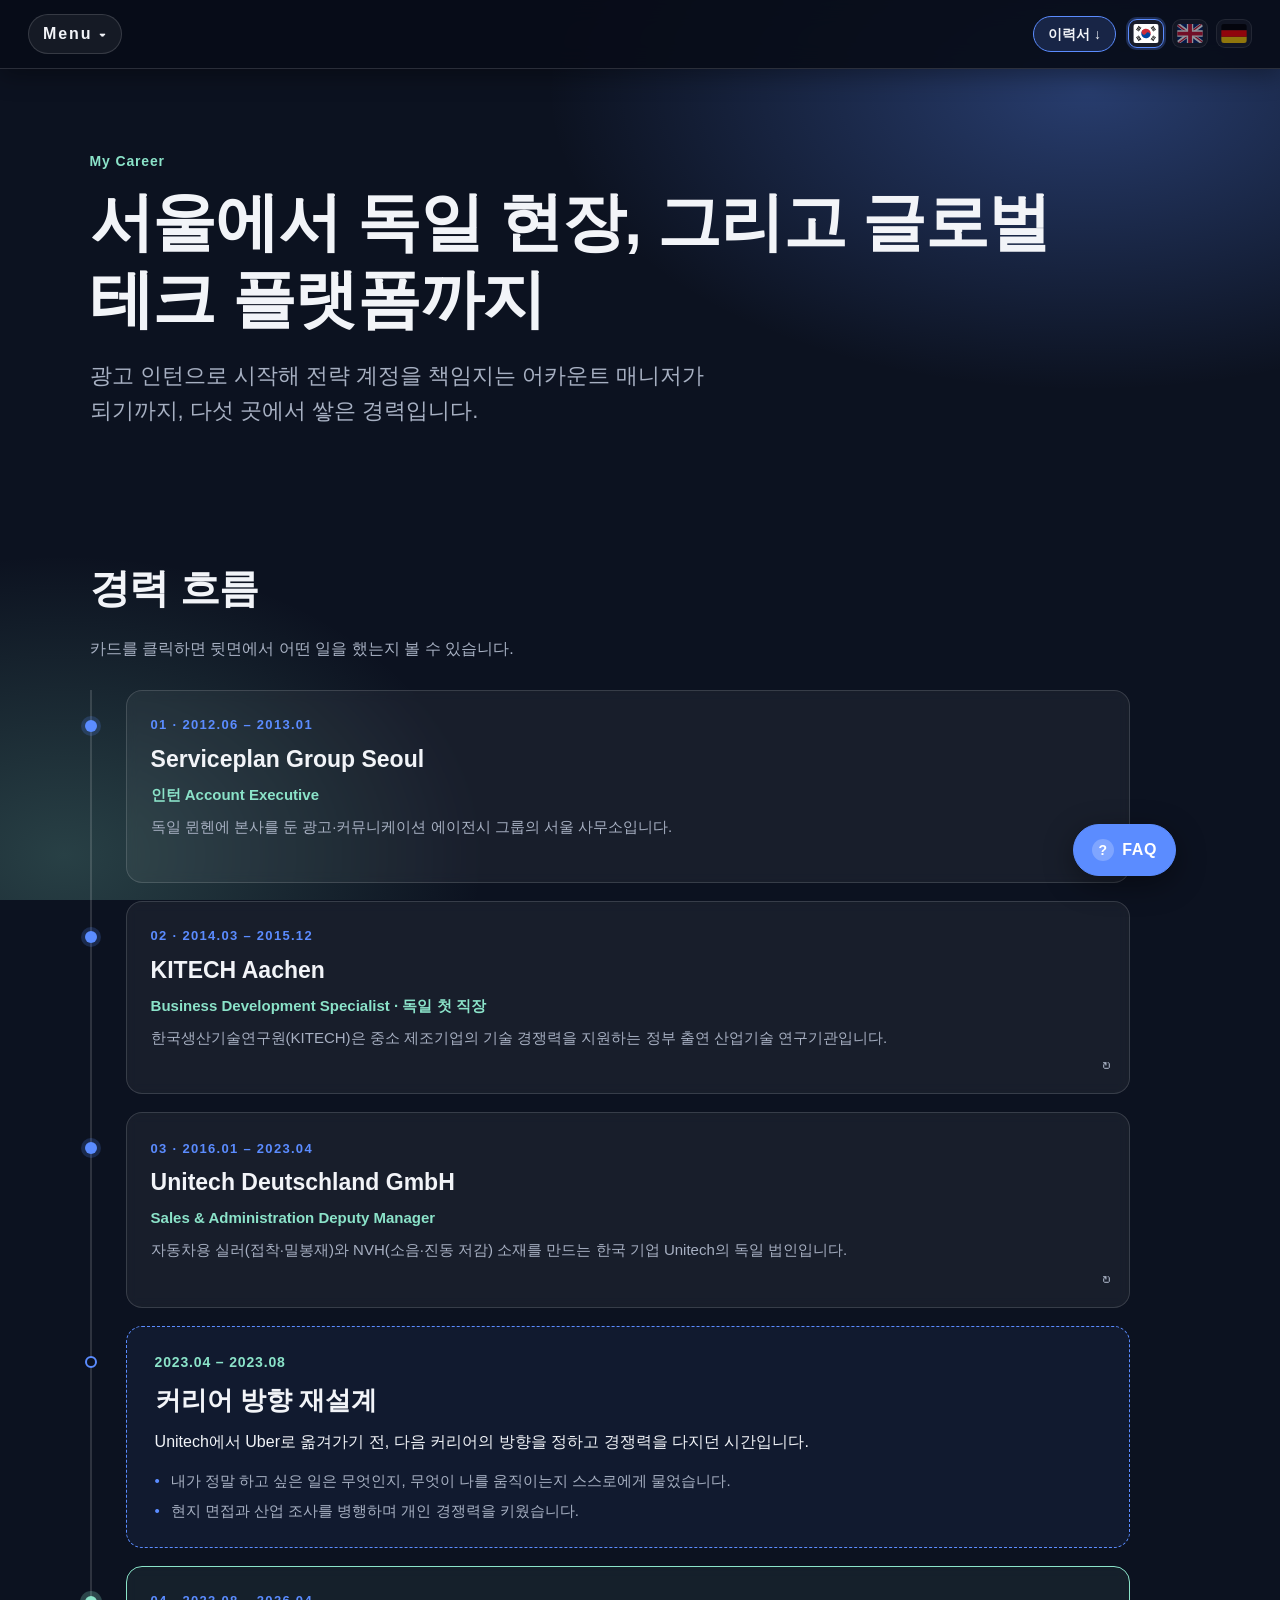
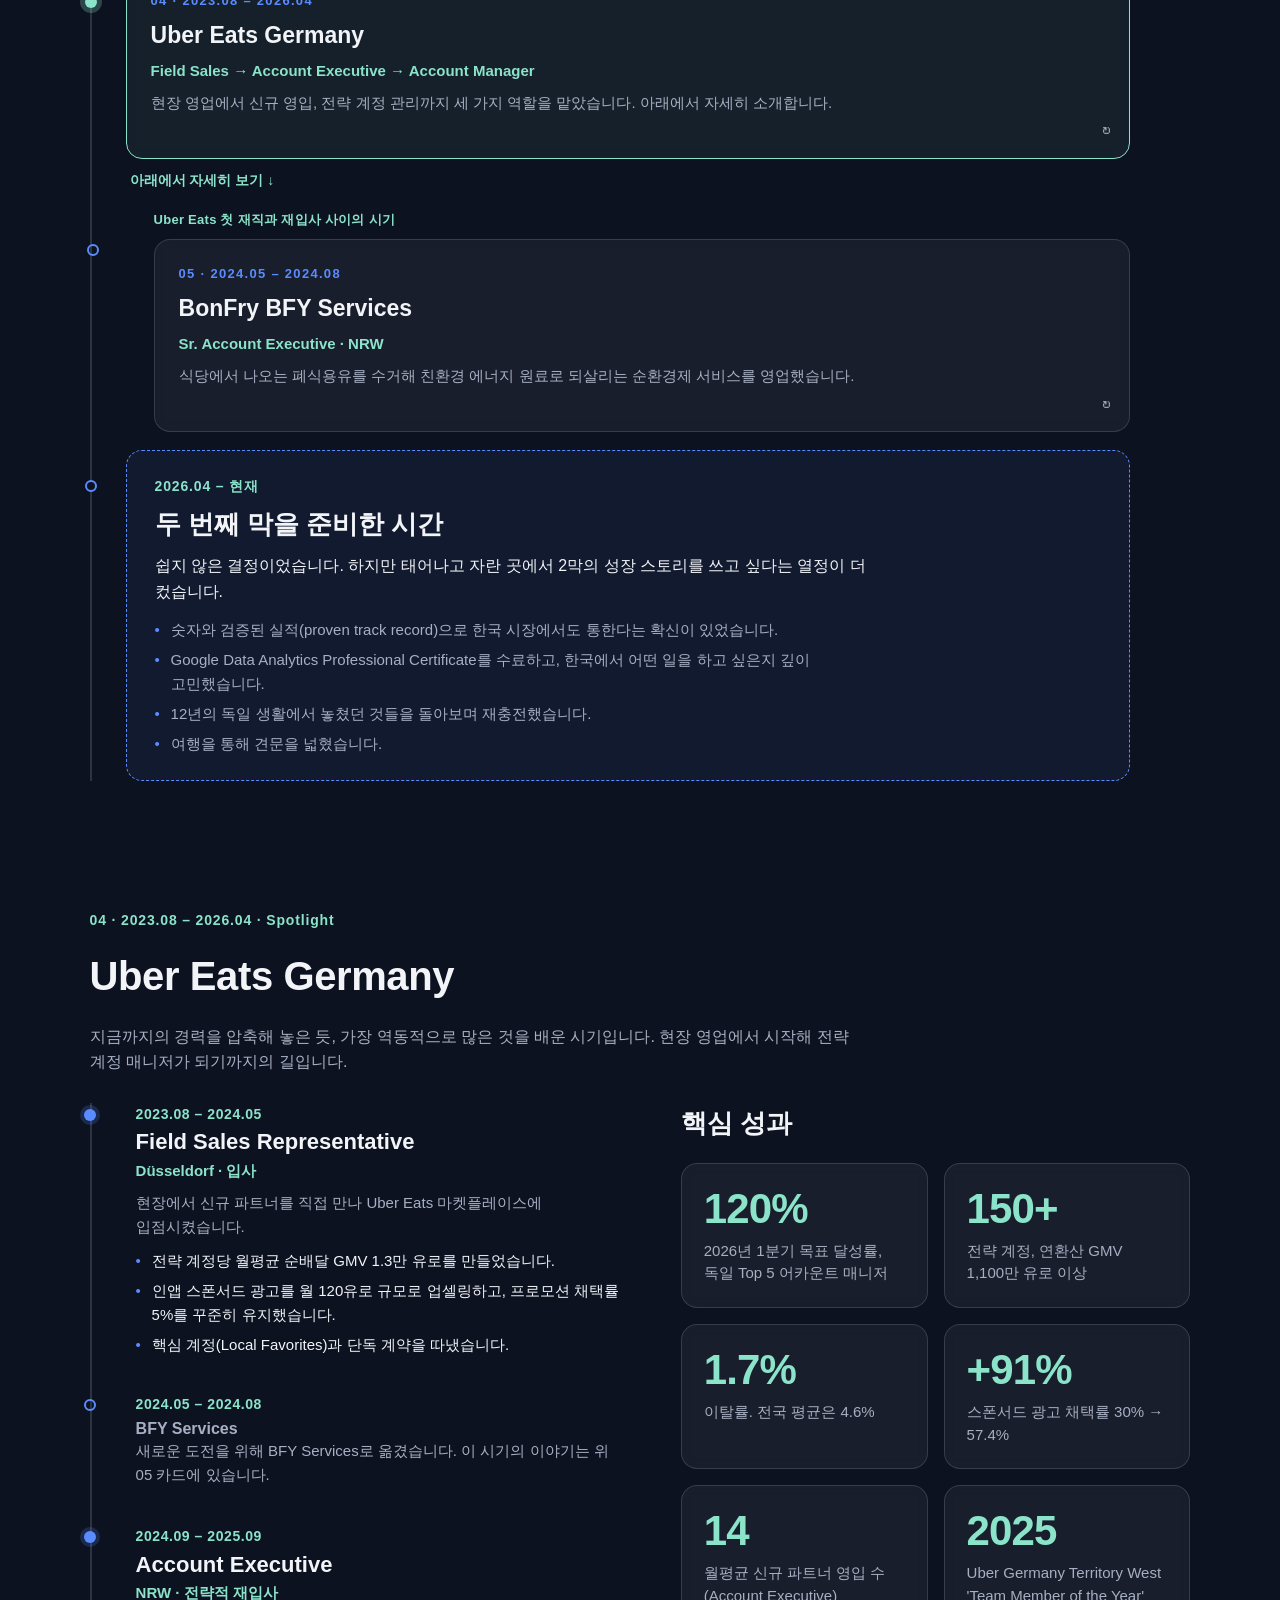
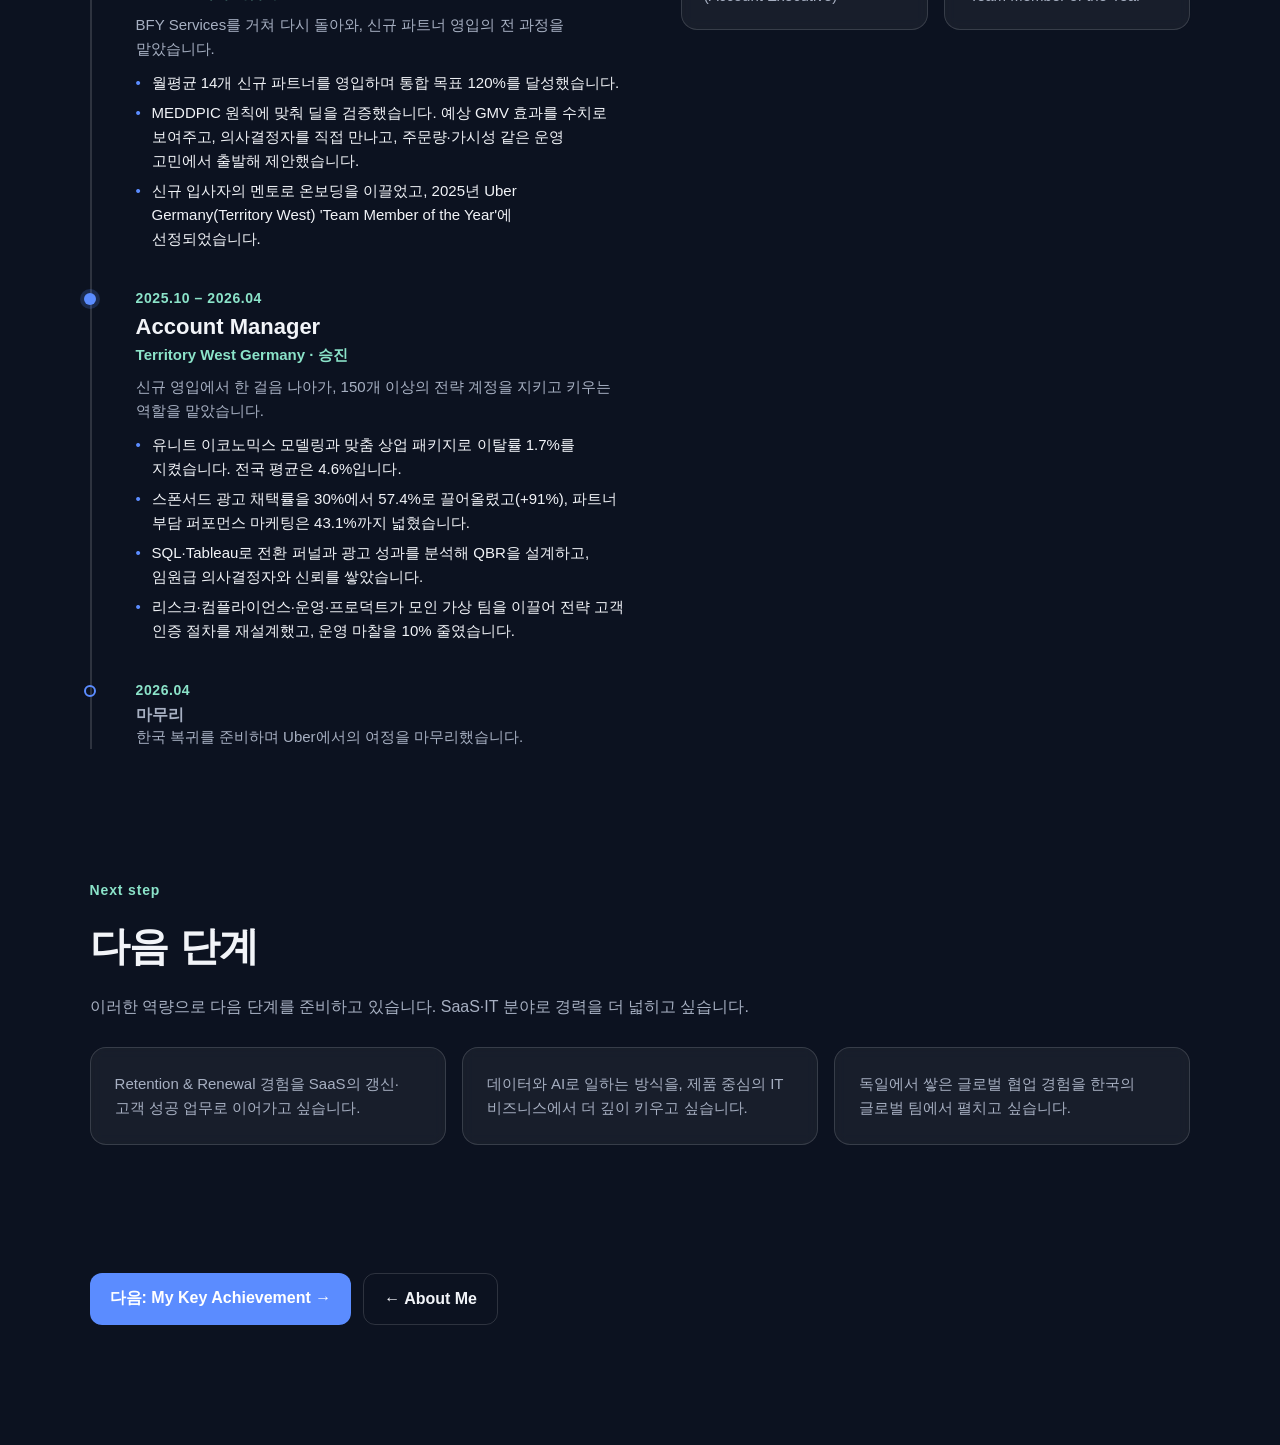
<file: career.html>
<!doctype html>
<html lang="ko">
<head>
  <meta charset="utf-8">
  <meta name="viewport" content="width=device-width, initial-scale=1">
  <title>My Career | Joon Gul Hong</title>
  <meta name="description" content="Joon Gul Hong - My Career">
  <link rel="stylesheet" href="style.css?v=27">
</head>
<body class="page">
  <header class="top">
    <div class="dropdown" id="menu">
      <button class="brand" id="menu-btn" type="button" aria-haspopup="true" aria-expanded="false" aria-controls="menu-list">
        <span data-ko="Menu" data-en="Menu" data-de="Menü">Menu</span> <span class="caret" aria-hidden="true">▾</span>
      </button>
      <ul class="menu-list" id="menu-list" hidden>
        <li><a href="index.html" data-ko="Home" data-en="Home" data-de="Startseite">Home</a></li>
        <li><a href="about.html" data-ko="About Me" data-en="About Me" data-de="Über mich">About Me</a></li>
        <li><a href="career.html" aria-current="page" data-ko="My Career" data-en="My Career" data-de="Mein Werdegang">My Career</a></li>
        <li><a href="achievements.html" data-ko="My Key Achievement" data-en="My Key Achievement" data-de="Meine wichtigsten Erfolge">My Key Achievement</a></li>
        <li><a href="contact.html" data-ko="Contact" data-en="Contact" data-de="Kontakt">Contact</a></li>
      </ul>
    </div>
    <div class="top-r">
      <a class="cv-btn" id="cv-btn" href="files/Joon-Gul-Hong_Resume_KO.pdf" download data-ko="이력서 ↓" data-en="Résumé ↓" data-de="Lebenslauf ↓">이력서 ↓</a>
      <div class="langs" role="group" aria-label="Language">
      <button type="button" class="flag" data-lang="ko" aria-pressed="true" aria-label="한국어" title="한국어"><img src="images/flags/kr.svg" alt="" width="26" height="19"></button>
      <button type="button" class="flag" data-lang="en" aria-pressed="false" aria-label="English" title="English"><img src="images/flags/gb.svg" alt="" width="26" height="19"></button>
      <button type="button" class="flag" data-lang="de" aria-pressed="false" aria-label="Deutsch" title="Deutsch"><img src="images/flags/de.svg" alt="" width="26" height="19"></button>
    </div>
    </div>
  </header>

  <div class="hero-bg" aria-hidden="true"></div>

  <main>
    <section class="sec first">
      <p class="eyebrow">My Career</p>
      <h1 data-ko="서울에서 독일 현장, 그리고 글로벌 테크 플랫폼까지" data-en="From Seoul to the German field, and on to a global tech platform" data-de="Von Seoul über den deutschen Markt bis zu einer globalen Tech-Plattform">서울에서 독일 현장, 그리고 글로벌 테크 플랫폼까지</h1>
      <p class="tagline" data-ko="광고 인턴으로 시작해 전략 계정을 책임지는 어카운트 매니저가 되기까지, 다섯 곳에서 쌓은 경력입니다." data-en="From an advertising internship to an account manager responsible for strategic accounts: a career built across five companies." data-de="Vom Werbepraktikum zum Account Manager mit Verantwortung für strategische Accounts: ein Werdegang über fünf Stationen.">광고 인턴으로 시작해 전략 계정을 책임지는 어카운트 매니저가 되기까지, 다섯 곳에서 쌓은 경력입니다.</p>
    </section>

    <section class="sec" id="career-path">
      <h2 data-ko="경력 흐름" data-en="Career path" data-de="Werdegang">경력 흐름</h2>
      <p class="lead2" data-ko="카드를 클릭하면 뒷면에서 어떤 일을 했는지 볼 수 있습니다." data-en="Click a card to see what I did there." data-de="Klicken Sie auf eine Karte, um zu sehen, was ich dort getan habe.">카드를 클릭하면 뒷면에서 어떤 일을 했는지 볼 수 있습니다.</p>
      <div class="tl">
        <div class="tl-item" id="career-serviceplan">
        <button class="flip cf" type="button" aria-pressed="false">
          <span class="flip-inner">
            <span class="face front">
              <span class="num">01 · 2012.06 – 2013.01</span>
              <strong class="ft">Serviceplan Group Seoul</strong>
              <span class="role" data-ko="인턴 Account Executive" data-en="Intern Account Executive" data-de="Praktikant Account Executive">인턴 Account Executive</span>
              <span class="fi" data-ko="독일 뮌헨에 본사를 둔 광고·커뮤니케이션 에이전시 그룹의 서울 사무소입니다." data-en="The Seoul office of Serviceplan Group, an advertising and communications agency group headquartered in Munich." data-de="Das Seouler Büro der Serviceplan Gruppe, einer Werbe- und Kommunikationsagentur mit Hauptsitz in München.">독일 뮌헨에 본사를 둔 광고·커뮤니케이션 에이전시 그룹의 서울 사무소입니다.</span>
              <span class="hint" aria-hidden="true">↻</span>
            </span>
            <span class="face back">
              <span class="fl" data-ko="BMW Korea의 온라인 마케팅과 고객 응대 운영을 지원했습니다." data-en="Supported online marketing and customer service operations for BMW Korea." data-de="Unterstützung des Online-Marketings und des Kundenservice für BMW Korea.">BMW Korea의 온라인 마케팅과 고객 응대 운영을 지원했습니다.</span><span class="fl" data-ko="소셜미디어 캠페인을 실행해 커뮤니티 참여를 이끌었습니다." data-en="Executed social media campaigns to drive community engagement." data-de="Umsetzung von Social-Media-Kampagnen zur Steigerung des Community-Engagements.">소셜미디어 캠페인을 실행해 커뮤니티 참여를 이끌었습니다.</span>
            </span>
          </span>
        </button>
        </div>
        <div class="tl-item" id="career-kitech">
        <button class="flip cf" type="button" aria-pressed="false">
          <span class="flip-inner">
            <span class="face front">
              <span class="num">02 · 2014.03 – 2015.12</span>
              <strong class="ft">KITECH Aachen</strong>
              <span class="role" data-ko="Business Development Specialist · 독일 첫 직장" data-en="Business Development Specialist · First job in Germany" data-de="Business Development Specialist · erste Stelle in Deutschland">Business Development Specialist · 독일 첫 직장</span>
              <span class="fi" data-ko="한국생산기술연구원(KITECH)은 중소 제조기업의 기술 경쟁력을 지원하는 정부 출연 산업기술 연구기관입니다." data-en="KITECH is a government-funded industrial technology research institute that supports the technological competitiveness of small and medium manufacturers." data-de="KITECH ist ein staatlich gefördertes Institut für Industrietechnologie, das die technologische Wettbewerbsfähigkeit kleiner und mittlerer Fertigungsunternehmen unterstützt.">한국생산기술연구원(KITECH)은 중소 제조기업의 기술 경쟁력을 지원하는 정부 출연 산업기술 연구기관입니다.</span>
              <span class="hint" aria-hidden="true">↻</span>
            </span>
            <span class="face back">
              <span class="fl" data-ko="독일 진출을 준비하는 한국 중소 제조업체에 연구 제안을 설계하고 소개했습니다." data-en="Designed and pitched research proposals to Korean SMB manufacturers planning to enter Germany." data-de="Entwicklung und Präsentation von Forschungsvorschlägen für koreanische KMU, die in Deutschland Fuß fassen wollten.">독일 진출을 준비하는 한국 중소 제조업체에 연구 제안을 설계하고 소개했습니다.</span><span class="fl" data-ko="현지 연구소를 조사하고, 통역을 곁들인 임원급 미팅을 기획했습니다." data-en="Researched local institutes and coordinated executive meetings with bilingual interpretation." data-de="Recherche lokaler Institute und Organisation von Meetings auf Führungsebene mit Dolmetschen.">현지 연구소를 조사하고, 통역을 곁들인 임원급 미팅을 기획했습니다.</span><span class="fl" data-ko="현지 법인 설립에 필요한 인허가와 운영비를 관리했습니다." data-en="Managed local regulatory permitting and operating expenses for subsidiary setups." data-de="Verwaltung der lokalen Genehmigungen und Betriebskosten für Tochtergesellschaftsgründungen.">현지 법인 설립에 필요한 인허가와 운영비를 관리했습니다.</span>
            </span>
          </span>
        </button>
        </div>
        <div class="tl-item" id="career-unitech">
        <button class="flip cf" type="button" aria-pressed="false">
          <span class="flip-inner">
            <span class="face front">
              <span class="num">03 · 2016.01 – 2023.04</span>
              <strong class="ft">Unitech Deutschland GmbH</strong>
              <span class="role" data-ko="Sales &amp; Administration Deputy Manager" data-en="Sales &amp; Administration Deputy Manager" data-de="Sales &amp; Administration Deputy Manager">Sales &amp; Administration Deputy Manager</span>
              <span class="fi" data-ko="자동차용 실러(접착·밀봉재)와 NVH(소음·진동 저감) 소재를 만드는 한국 기업 Unitech의 독일 법인입니다." data-en="The German subsidiary of Unitech, a Korean company making automotive sealers and NVH (noise, vibration, harshness) materials." data-de="Die deutsche Tochtergesellschaft von Unitech, einem koreanischen Hersteller von Fahrzeug-Dichtstoffen und NVH-Materialien (Lärm, Vibration, Rauigkeit).">자동차용 실러(접착·밀봉재)와 NVH(소음·진동 저감) 소재를 만드는 한국 기업 Unitech의 독일 법인입니다.</span>
              <span class="hint" aria-hidden="true">↻</span>
            </span>
            <span class="face back">
              <span class="fl" data-ko="유럽 자동차 제조 시장의 전략 계정 업무를 조율·지원하며, 2021년 폭스바겐 그룹의 Tier-1 공급사 공식 지명에 기여했습니다." data-en="Coordinated and supported strategic account work in the European automotive market, contributing to the official Tier-1 supplier nomination by the Volkswagen Group in 2021." data-de="Koordination und Unterstützung der strategischen Account-Arbeit im europäischen Automobilmarkt; Beitrag zur offiziellen Tier-1-Lieferantennominierung durch die Volkswagen Gruppe im Jahr 2021.">유럽 자동차 제조 시장의 전략 계정 업무를 조율·지원하며, 2021년 폭스바겐 그룹의 Tier-1 공급사 공식 지명에 기여했습니다.</span><span class="fl" data-ko="슬로바키아 현대·기아 공장의 핵심 고객 운영을 함께 맡아, 긴급 생산 라인 이슈와 기술 감사 대응의 창구가 되었습니다." data-en="Co-managed key account operations for Hyundai and Kia plants in Slovakia, as the central liaison for urgent production-line issues and technical audits." data-de="Mitbetreuung der Key-Account-Prozesse für die Hyundai- und Kia-Werke in der Slowakei; zentrale Anlaufstelle bei dringenden Produktionsproblemen und technischen Audits.">슬로바키아 현대·기아 공장의 핵심 고객 운영을 함께 맡아, 긴급 생산 라인 이슈와 기술 감사 대응의 창구가 되었습니다.</span><span class="fl" data-ko="독일(R&amp;D·영업), 슬로바키아(생산), 한국 본사 3개 거점의 소통과 운영을 조율했습니다." data-en="Aligned communication and operations across Germany (R&amp;D and sales), Slovakia (manufacturing) and the Korean HQ." data-de="Abstimmung von Kommunikation und Abläufen zwischen Deutschland (F&amp;E, Vertrieb), der Slowakei (Produktion) und der koreanischen Zentrale.">독일(R&amp;D·영업), 슬로바키아(생산), 한국 본사 3개 거점의 소통과 운영을 조율했습니다.</span><span class="fl" data-ko="독일 법인의 행정·인사·재무 체계를 현지화하고, 연 120만 유로 예산을 책임졌습니다." data-en="Localized the subsidiary&#x27;s administration, HR and finance systems and owned a €1.2M annual budget." data-de="Lokalisierung der Verwaltungs-, Personal- und Finanzsysteme der Tochtergesellschaft und Verantwortung für ein Jahresbudget von 1,2 Mio. €.">독일 법인의 행정·인사·재무 체계를 현지화하고, 연 120만 유로 예산을 책임졌습니다.</span>
            </span>
          </span>
        </button>
        </div>
        <div class="tl-item gap">
          <aside class="interlude">
            <p class="eyebrow"><span class="pp" data-ko="2023.04 – 2023.08" data-en="Apr – Aug 2023" data-de="Apr. – Aug. 2023">2023.04 – 2023.08</span></p>
            <h3 data-ko="커리어 방향 재설계" data-en="Redesigning my career direction" data-de="Berufliche Neuausrichtung">커리어 방향 재설계</h3>
            <p class="ilead" data-ko="Unitech에서 Uber로 옮겨가기 전, 다음 커리어의 방향을 정하고 경쟁력을 다지던 시간입니다." data-en="Before moving from Unitech to Uber, I used this time to define my next career direction and sharpen my competitiveness." data-de="Bevor ich von Unitech zu Uber wechselte, nutzte ich die Zeit, um meine nächste berufliche Richtung zu bestimmen und meine Wettbewerbsfähigkeit zu stärken.">Unitech에서 Uber로 옮겨가기 전, 다음 커리어의 방향을 정하고 경쟁력을 다지던 시간입니다.</p>
            <span class="ilist"><span class="il" data-ko="내가 정말 하고 싶은 일은 무엇인지, 무엇이 나를 움직이는지 스스로에게 물었습니다." data-en="I asked myself what I truly wanted to do and what really moves me." data-de="Ich fragte mich, was ich wirklich tun möchte und was mich wirklich antreibt.">내가 정말 하고 싶은 일은 무엇인지, 무엇이 나를 움직이는지 스스로에게 물었습니다.</span><span class="il" data-ko="현지 면접과 산업 조사를 병행하며 개인 경쟁력을 키웠습니다." data-en="I built my competitiveness by combining local interviews with industry research." data-de="Ich stärkte meine Wettbewerbsfähigkeit durch lokale Vorstellungsgespräche und Branchenrecherche.">현지 면접과 산업 조사를 병행하며 개인 경쟁력을 키웠습니다.</span></span>
          </aside>
        </div>
        <div class="tl-item hl">
        <button class="flip cf" type="button" aria-pressed="false">
          <span class="flip-inner">
            <span class="face front">
              <span class="num">04 · 2023.08 – 2026.04</span>
              <strong class="ft">Uber Eats Germany</strong>
              <span class="role">Field Sales → Account Executive → Account Manager</span>
              <span class="fi" data-ko="현장 영업에서 신규 영입, 전략 계정 관리까지 세 가지 역할을 맡았습니다. 아래에서 자세히 소개합니다." data-en="From field sales to new-partner acquisition and strategic account management: three roles, described in detail below." data-de="Vom Außendienst über die Neukundengewinnung bis zum strategischen Account Management: drei Rollen, unten ausführlich beschrieben.">현장 영업에서 신규 영입, 전략 계정 관리까지 세 가지 역할을 맡았습니다. 아래에서 자세히 소개합니다.</span>
              <span class="hint" aria-hidden="true">↻</span>
            </span>
            <span class="face back">
              <span class="fl" data-ko="2025년 Uber Germany Territory West &#x27;Team Member of the Year&#x27;에 선정되었습니다." data-en="Named Uber Germany Territory West &#x27;Team Member of the Year&#x27; in 2025." data-de="2025 zum Uber Germany Territory West „Team Member of the Year“ gewählt.">2025년 Uber Germany Territory West &#x27;Team Member of the Year&#x27;에 선정되었습니다.</span><span class="fl" data-ko="150개 이상의 전략 계정을 관리하며 이탈률 1.7%를 유지했습니다. 전국 평균은 4.6%입니다." data-en="Managed 150+ strategic accounts and held churn at 1.7% against a 4.6% national average." data-de="Betreute über 150 strategische Accounts und hielt die Abwanderungsquote bei 1,7 % (nationaler Durchschnitt: 4,6 %).">150개 이상의 전략 계정을 관리하며 이탈률 1.7%를 유지했습니다. 전국 평균은 4.6%입니다.</span><span class="fl" data-ko="2026년 1분기 목표 달성률 120%, 독일 Top 5 어카운트 매니저였습니다." data-en="Reached 120% of the Q1 2026 target and ranked among the Top 5 Account Managers in Germany." data-de="Erreichte 120 % des Q1-2026-Ziels und gehörte zu den Top 5 der Account Manager in Deutschland.">2026년 1분기 목표 달성률 120%, 독일 Top 5 어카운트 매니저였습니다.</span>
            </span>
          </span>
        </button>
        <a class="jump" href="#uber" data-ko="아래에서 자세히 보기 ↓" data-en="Read the details below ↓" data-de="Unten ausführlich lesen ↓">아래에서 자세히 보기 ↓</a>
        </div>
        <div class="tl-item branch" id="career-bfy">
          <span class="btag" data-ko="Uber Eats 첫 재직과 재입사 사이의 시기" data-en="Between my first period at Uber Eats and my return" data-de="Zwischen meiner ersten Zeit bei Uber Eats und meiner Rückkehr">Uber Eats 첫 재직과 재입사 사이의 시기</span>
        <button class="flip cf" type="button" aria-pressed="false">
          <span class="flip-inner">
            <span class="face front">
              <span class="num">05 · 2024.05 – 2024.08</span>
              <strong class="ft">BonFry BFY Services</strong>
              <span class="role" data-ko="Sr. Account Executive · NRW" data-en="Sr. Account Executive · NRW" data-de="Sr. Account Executive · NRW">Sr. Account Executive · NRW</span>
              <span class="fi" data-ko="식당에서 나오는 폐식용유를 수거해 친환경 에너지 원료로 되살리는 순환경제 서비스를 영업했습니다." data-en="Sold a circular-economy service that collects used cooking oil from restaurants and turns it into eco-friendly energy feedstock." data-de="Vertrieb eines Kreislaufwirtschaftsservices, der Altspeiseöl aus der Gastronomie einsammelt und zu umweltfreundlichem Energierohstoff macht.">식당에서 나오는 폐식용유를 수거해 친환경 에너지 원료로 되살리는 순환경제 서비스를 영업했습니다.</span>
              <span class="hint" aria-hidden="true">↻</span>
            </span>
            <span class="face back">
              <span class="fl" data-ko="연 72,000L 이상의 폐식용유 공급·회수 계약을 관리했습니다. 연 매출로 약 12만 유로 규모입니다." data-en="Managed annual supply and recovery of over 72,000 L of cooking oil, worth about €120k in annual revenue." data-de="Verwaltung der jährlichen Lieferung und Rücknahme von über 72.000 l Speiseöl, entsprechend rund 120.000 € Jahresumsatz.">연 72,000L 이상의 폐식용유 공급·회수 계약을 관리했습니다. 연 매출로 약 12만 유로 규모입니다.</span><span class="fl" data-ko="Brickny Group 15개 지점 계약을 협상해 체결했습니다. 회사 역사상 단일 최대 계약이었습니다." data-en="Negotiated and closed a multi-location contract with Brickny Group (15 locations), the largest single contract in company history." data-de="Verhandlung und Abschluss eines Mehrstandortvertrags mit der Brickny Group (15 Standorte), dem größten Einzelvertrag der Firmengeschichte.">Brickny Group 15개 지점 계약을 협상해 체결했습니다. 회사 역사상 단일 최대 계약이었습니다.</span><span class="fl" data-ko="4개월 만에 성과 기반 인센티브를 확보해 리더십의 인정을 받았습니다." data-en="Earned performance-based incentives within a 4-month tenure, recognized by leadership." data-de="Innerhalb von nur 4 Monaten leistungsbezogene Prämien erzielt und von der Führung anerkannt.">4개월 만에 성과 기반 인센티브를 확보해 리더십의 인정을 받았습니다.</span>
            </span>
          </span>
        </button>
        </div>
        <div class="tl-item gap" id="second-act">
          <aside class="interlude">
            <p class="eyebrow"><span class="pp" data-ko="2026.04 – 현재" data-en="Apr 2026 – present" data-de="Apr. 2026 – heute">2026.04 – 현재</span></p>
            <h3 data-ko="두 번째 막을 준비한 시간" data-en="Preparing the second act" data-de="Die Vorbereitung auf den zweiten Akt">두 번째 막을 준비한 시간</h3>
            <p class="ilead" data-ko="쉽지 않은 결정이었습니다. 하지만 태어나고 자란 곳에서 2막의 성장 스토리를 쓰고 싶다는 열정이 더 컸습니다." data-en="It was not an easy decision. But my passion to write the second act of my growth story where I was born and raised was stronger." data-de="Es war keine leichte Entscheidung. Doch der Wunsch, dort, wo ich geboren und aufgewachsen bin, den zweiten Akt meiner Geschichte zu schreiben, war stärker.">쉽지 않은 결정이었습니다. 하지만 태어나고 자란 곳에서 2막의 성장 스토리를 쓰고 싶다는 열정이 더 컸습니다.</p>
            <span class="ilist"><span class="il" data-ko="숫자와 검증된 실적(proven track record)으로 한국 시장에서도 통한다는 확신이 있었습니다." data-en="My numbers and proven track record gave me confidence that I can succeed in the Korean market too." data-de="Meine Zahlen und mein nachgewiesener Track Record gaben mir die Zuversicht, auch im koreanischen Markt zu bestehen.">숫자와 검증된 실적(proven track record)으로 한국 시장에서도 통한다는 확신이 있었습니다.</span><span class="il" data-ko="Google Data Analytics Professional Certificate를 수료하고, 한국에서 어떤 일을 하고 싶은지 깊이 고민했습니다." data-en="I completed the Google Data Analytics Professional Certificate and thought deeply about what I want to do in Korea." data-de="Ich schloss das Google Data Analytics Professional Certificate ab und überlegte intensiv, was ich in Korea tun möchte.">Google Data Analytics Professional Certificate를 수료하고, 한국에서 어떤 일을 하고 싶은지 깊이 고민했습니다.</span><span class="il" data-ko="12년의 독일 생활에서 놓쳤던 것들을 돌아보며 재충전했습니다." data-en="I recharged by looking back at what I had missed during 12 years in Germany." data-de="Ich tankte neue Kraft, indem ich auf das zurückblickte, was ich in 12 Jahren in Deutschland verpasst hatte.">12년의 독일 생활에서 놓쳤던 것들을 돌아보며 재충전했습니다.</span><span class="il" data-ko="여행을 통해 견문을 넓혔습니다." data-en="I broadened my horizons through travel." data-de="Ich erweiterte meinen Horizont durch Reisen.">여행을 통해 견문을 넓혔습니다.</span></span>
          </aside>
        </div>
      </div>
    </section>

    <section class="sec" id="uber">
      <p class="eyebrow">04 · 2023.08 – 2026.04 · Spotlight</p>
      <h2>Uber Eats Germany</h2>
      <p class="lead2" data-ko="지금까지의 경력을 압축해 놓은 듯, 가장 역동적으로 많은 것을 배운 시기입니다. 현장 영업에서 시작해 전략 계정 매니저가 되기까지의 길입니다." data-en="A period that felt like my whole career compressed into one, and the most dynamic and instructive of all: from field sales to strategic account manager." data-de="Eine Zeit, in der sich meine bisherige Laufbahn gleichsam verdichtete und in der ich am dynamischsten und meisten gelernt habe: vom Außendienst bis zum Strategic Account Manager.">지금까지의 경력을 압축해 놓은 듯, 가장 역동적으로 많은 것을 배운 시기입니다. 현장 영업에서 시작해 전략 계정 매니저가 되기까지의 길입니다.</p>
      <div class="split">
        <div>
        <ol class="ujourney rich">
          <li class="ustep"><span class="when">2023.08 – 2024.05</span><strong class="urole">Field Sales Representative</strong><span class="usub" data-ko="Düsseldorf · 입사" data-en="Düsseldorf · Joined" data-de="Düsseldorf · Einstieg">Düsseldorf · 입사</span><span class="utext" data-ko="현장에서 신규 파트너를 직접 만나 Uber Eats 마켓플레이스에 입점시켰습니다." data-en="I met new partners in person and brought them onto the Uber Eats marketplace." data-de="Ich traf neue Partner persönlich und gewann sie für den Uber Eats Marketplace.">현장에서 신규 파트너를 직접 만나 Uber Eats 마켓플레이스에 입점시켰습니다.</span><span class="ilist"><span class="il" data-ko="전략 계정당 월평균 순배달 GMV 1.3만 유로를 만들었습니다." data-en="Generated an average monthly net delivery GMV of €13K per strategic account." data-de="Erzielte pro strategischem Account einen durchschnittlichen monatlichen Netto-Liefer-GMV von 13.000 €.">전략 계정당 월평균 순배달 GMV 1.3만 유로를 만들었습니다.</span><span class="il" data-ko="인앱 스폰서드 광고를 월 120유로 규모로 업셀링하고, 프로모션 채택률 5%를 꾸준히 유지했습니다." data-en="Upsold in-app Sponsored Ads at €120 per month and held a steady 5% promotion adoption rate." data-de="Upselling von In-App Sponsored Ads (120 € pro Monat) bei konstant 5 % Promotion-Adoption.">인앱 스폰서드 광고를 월 120유로 규모로 업셀링하고, 프로모션 채택률 5%를 꾸준히 유지했습니다.</span><span class="il" data-ko="핵심 계정(Local Favorites)과 단독 계약을 따냈습니다." data-en="Secured exclusive single-contract partnerships with high-value Local Favorites accounts." data-de="Exklusive Einzelverträge mit wertvollen Local-Favorites-Accounts gesichert.">핵심 계정(Local Favorites)과 단독 계약을 따냈습니다.</span></span></li>
          <li class="ustep minor"><span class="when">2024.05 – 2024.08</span><strong class="urole">BFY Services</strong><span class="utext" data-ko="새로운 도전을 위해 BFY Services로 옮겼습니다. 이 시기의 이야기는 위 05 카드에 있습니다." data-en="I moved to BFY Services for a new challenge. The story of this period is on card 05 above." data-de="Für eine neue Herausforderung wechselte ich zu BFY Services. Die Geschichte dieser Zeit steht oben auf Karte 05.">새로운 도전을 위해 BFY Services로 옮겼습니다. 이 시기의 이야기는 위 05 카드에 있습니다.</span></li>
          <li class="ustep"><span class="when">2024.09 – 2025.09</span><strong class="urole">Account Executive</strong><span class="usub" data-ko="NRW · 전략적 재입사" data-en="NRW · Strategically re-hired" data-de="NRW · strategische Wiedereinstellung">NRW · 전략적 재입사</span><span class="utext" data-ko="BFY Services를 거쳐 다시 돌아와, 신규 파트너 영입의 전 과정을 맡았습니다." data-en="I came back after BFY Services and owned the full new-partner acquisition cycle." data-de="Nach BFY Services kehrte ich zurück und verantwortete den gesamten Neukundengewinnungsprozess.">BFY Services를 거쳐 다시 돌아와, 신규 파트너 영입의 전 과정을 맡았습니다.</span><span class="ilist"><span class="il" data-ko="월평균 14개 신규 파트너를 영입하며 통합 목표 120%를 달성했습니다." data-en="Averaged 14 new partners per month and reached 120% of aggregate goals." data-de="Gewann durchschnittlich 14 neue Partner pro Monat und erreichte 120 % der Gesamtziele.">월평균 14개 신규 파트너를 영입하며 통합 목표 120%를 달성했습니다.</span><span class="il" data-ko="MEDDPIC 원칙에 맞춰 딜을 검증했습니다. 예상 GMV 효과를 수치로 보여주고, 의사결정자를 직접 만나고, 주문량·가시성 같은 운영 고민에서 출발해 제안했습니다." data-en="Qualified deals along MEDDPIC principles: quantifying projected GMV impact, engaging decision makers directly, and anchoring proposals on operational pain points." data-de="Qualifizierung von Deals nach MEDDPIC-Prinzipien: Quantifizierung des erwarteten GMV-Effekts, direkter Kontakt zu Entscheidern und Ausrichtung der Angebote an operativen Schmerzpunkten.">MEDDPIC 원칙에 맞춰 딜을 검증했습니다. 예상 GMV 효과를 수치로 보여주고, 의사결정자를 직접 만나고, 주문량·가시성 같은 운영 고민에서 출발해 제안했습니다.</span><span class="il" data-ko="신규 입사자의 멘토로 온보딩을 이끌었고, 2025년 Uber Germany(Territory West) &#x27;Team Member of the Year&#x27;에 선정되었습니다." data-en="Mentored new hires through onboarding and was named Uber Germany (Territory West) Team Member of the Year 2025." data-de="Mentoring neuer Kolleginnen und Kollegen im Onboarding; 2025 zum Team Member of the Year bei Uber Germany (Territory West) gewählt.">신규 입사자의 멘토로 온보딩을 이끌었고, 2025년 Uber Germany(Territory West) &#x27;Team Member of the Year&#x27;에 선정되었습니다.</span></span></li>
          <li class="ustep"><span class="when">2025.10 – 2026.04</span><strong class="urole">Account Manager</strong><span class="usub" data-ko="Territory West Germany · 승진" data-en="Territory West Germany · Promoted" data-de="Territory West Germany · Beförderung">Territory West Germany · 승진</span><span class="utext" data-ko="신규 영입에서 한 걸음 나아가, 150개 이상의 전략 계정을 지키고 키우는 역할을 맡았습니다." data-en="I moved from acquiring partners to protecting and growing a portfolio of 150+ strategic accounts." data-de="Vom Neukundengeschäft wechselte ich in die Rolle, ein Portfolio von über 150 strategischen Accounts zu sichern und auszubauen.">신규 영입에서 한 걸음 나아가, 150개 이상의 전략 계정을 지키고 키우는 역할을 맡았습니다.</span><span class="ilist"><span class="il" data-ko="유니트 이코노믹스 모델링과 맞춤 상업 패키지로 이탈률 1.7%를 지켰습니다. 전국 평균은 4.6%입니다." data-en="Held churn at 1.7% against a 4.6% national average through unit-economics modeling and tailored commercial packages." data-de="Hielt die Abwanderungsquote bei 1,7 % (nationaler Durchschnitt: 4,6 %) durch Unit-Economics-Modellierung und maßgeschneiderte Commercial Packages.">유니트 이코노믹스 모델링과 맞춤 상업 패키지로 이탈률 1.7%를 지켰습니다. 전국 평균은 4.6%입니다.</span><span class="il" data-ko="스폰서드 광고 채택률을 30%에서 57.4%로 끌어올렸고(+91%), 파트너 부담 퍼포먼스 마케팅은 43.1%까지 넓혔습니다." data-en="Raised Sponsored Ads adoption from 30% to 57.4% (+91%) and expanded merchant-funded performance marketing to 43.1%." data-de="Steigerte die Sponsored-Ads-Adoption von 30 % auf 57,4 % (+91 %) und baute das von Partnern finanzierte Performance-Marketing auf 43,1 % aus.">스폰서드 광고 채택률을 30%에서 57.4%로 끌어올렸고(+91%), 파트너 부담 퍼포먼스 마케팅은 43.1%까지 넓혔습니다.</span><span class="il" data-ko="SQL·Tableau로 전환 퍼널과 광고 성과를 분석해 QBR을 설계하고, 임원급 의사결정자와 신뢰를 쌓았습니다." data-en="Analyzed conversion funnels and ad attribution with SQL and Tableau to run QBRs and built executive-level relationships." data-de="Analyse von Conversion-Funnels und Werbeattribution mit SQL und Tableau für QBRs; Aufbau von Beziehungen auf Führungsebene.">SQL·Tableau로 전환 퍼널과 광고 성과를 분석해 QBR을 설계하고, 임원급 의사결정자와 신뢰를 쌓았습니다.</span><span class="il" data-ko="리스크·컴플라이언스·운영·프로덕트가 모인 가상 팀을 이끌어 전략 고객 인증 절차를 재설계했고, 운영 마찰을 10% 줄였습니다." data-en="Led a virtual team across Risk, Compliance, Merchant Ops and Product to redesign strategic-client verification, cutting operational friction by 10%." data-de="Leitung eines virtuellen Teams aus Risk, Compliance, Merchant Ops und Product zur Neugestaltung der Verifizierung strategischer Kunden; operative Reibung um 10 % reduziert.">리스크·컴플라이언스·운영·프로덕트가 모인 가상 팀을 이끌어 전략 고객 인증 절차를 재설계했고, 운영 마찰을 10% 줄였습니다.</span></span></li>
          <li class="ustep minor"><span class="when">2026.04</span><strong class="urole" data-ko="마무리" data-en="Wrap-up" data-de="Abschluss">마무리</strong><span class="utext" data-ko="한국 복귀를 준비하며 Uber에서의 여정을 마무리했습니다." data-en="I wrapped up my Uber journey while preparing to return to Korea." data-de="Ich schloss meine Zeit bei Uber ab und bereitete meine Rückkehr nach Korea vor.">한국 복귀를 준비하며 Uber에서의 여정을 마무리했습니다.</span></li>
        </ol>
        </div>
        <div class="sticky">
      <h3 class="sub" id="key-results" data-ko="핵심 성과" data-en="Key results" data-de="Wichtigste Ergebnisse">핵심 성과</h3>
      <div class="stats">
        <div class="stat"><span class="big">120%</span><span class="slbl" data-ko="2026년 1분기 목표 달성률, 독일 Top 5 어카운트 매니저" data-en="of Q1 2026 target, Top 5 Account Manager in Germany" data-de="des Q1-2026-Ziels, Top 5 der Account Manager in Deutschland">2026년 1분기 목표 달성률, 독일 Top 5 어카운트 매니저</span></div>
        <div class="stat"><span class="big">150+</span><span class="slbl" data-ko="전략 계정, 연환산 GMV 1,100만 유로 이상" data-en="strategic accounts, €11M+ annualized GMV" data-de="strategische Accounts, über 11 Mio. € annualisierter GMV">전략 계정, 연환산 GMV 1,100만 유로 이상</span></div>
        <div class="stat"><span class="big">1.7%</span><span class="slbl" data-ko="이탈률. 전국 평균은 4.6%" data-en="churn rate vs. 4.6% national average" data-de="Abwanderungsquote (nationaler Durchschnitt: 4,6 %)">이탈률. 전국 평균은 4.6%</span></div>
        <div class="stat"><span class="big">+91%</span><span class="slbl" data-ko="스폰서드 광고 채택률 30% → 57.4%" data-en="Sponsored Ads adoption, 30% → 57.4%" data-de="Sponsored-Ads-Adoption, 30 % → 57,4 %">스폰서드 광고 채택률 30% → 57.4%</span></div>
        <div class="stat"><span class="big">14</span><span class="slbl" data-ko="월평균 신규 파트너 영입 수 (Account Executive)" data-en="new partners per month on average (Account Executive)" data-de="neue Partner pro Monat im Schnitt (Account Executive)">월평균 신규 파트너 영입 수 (Account Executive)</span></div>
        <div class="stat"><span class="big">2025</span><span class="slbl" data-ko="Uber Germany Territory West &#x27;Team Member of the Year&#x27;" data-en="Uber Germany Territory West &#x27;Team Member of the Year&#x27;" data-de="Uber Germany Territory West „Team Member of the Year“">Uber Germany Territory West &#x27;Team Member of the Year&#x27;</span></div>
      </div>
        </div>
      </div>
    </section>

    <section class="sec" id="next">
      <p class="eyebrow">Next step</p>
      <h2 data-ko="다음 단계" data-en="What comes next" data-de="Der nächste Schritt">다음 단계</h2>
      <p class="lead2" data-ko="이러한 역량으로 다음 단계를 준비하고 있습니다. SaaS·IT 분야로 경력을 더 넓히고 싶습니다." data-en="With these capabilities, I&#x27;m preparing for the next step. I want to grow my career further in SaaS and IT." data-de="Mit diesen Kompetenzen bereite ich den nächsten Schritt vor. Ich möchte meine Karriere im Bereich SaaS und IT weiterentwickeln.">이러한 역량으로 다음 단계를 준비하고 있습니다. SaaS·IT 분야로 경력을 더 넓히고 싶습니다.</p>
      <div class="cards3">
        <article class="card"><p data-ko="Retention &amp; Renewal 경험을 SaaS의 갱신·고객 성공 업무로 이어가고 싶습니다." data-en="I want to carry my retention and renewal experience into SaaS renewals and customer success." data-de="Meine Erfahrung in Kundenbindung und Verlängerung möchte ich in SaaS-Renewals und Customer Success einbringen.">Retention &amp; Renewal 경험을 SaaS의 갱신·고객 성공 업무로 이어가고 싶습니다.</p></article>
        <article class="card"><p data-ko="데이터와 AI로 일하는 방식을, 제품 중심의 IT 비즈니스에서 더 깊이 키우고 싶습니다." data-en="I want to deepen my data- and AI-driven way of working in a product-led IT business." data-de="Meine daten- und KI-gestützte Arbeitsweise möchte ich in einem produktgetriebenen IT-Geschäft weiter vertiefen.">데이터와 AI로 일하는 방식을, 제품 중심의 IT 비즈니스에서 더 깊이 키우고 싶습니다.</p></article>
        <article class="card"><p data-ko="독일에서 쌓은 글로벌 협업 경험을 한국의 글로벌 팀에서 펼치고 싶습니다." data-en="I want to apply my global collaboration experience from Germany in a global team in Korea." data-de="Meine in Deutschland gesammelte Erfahrung in globaler Zusammenarbeit möchte ich in einem globalen Team in Korea einsetzen.">독일에서 쌓은 글로벌 협업 경험을 한국의 글로벌 팀에서 펼치고 싶습니다.</p></article>
      </div>
    </section>

    <section class="sec last">
      <div class="next-row">
        <a class="btn" href="achievements.html" data-ko="다음: My Key Achievement →" data-en="Next: My Key Achievement →" data-de="Weiter: Meine wichtigsten Erfolge →">다음: My Key Achievement →</a>
        <a class="btn ghost" href="about.html" data-ko="← About Me" data-en="← About Me" data-de="← Über mich">← About Me</a>
      </div>
    </section>
  </main>

  <script src="script.js?v=18"></script>
  <script src="faq.js?v=6"></script>
  <script src="channeltalk.js?v=2"></script>
</body>
</html>
</file>
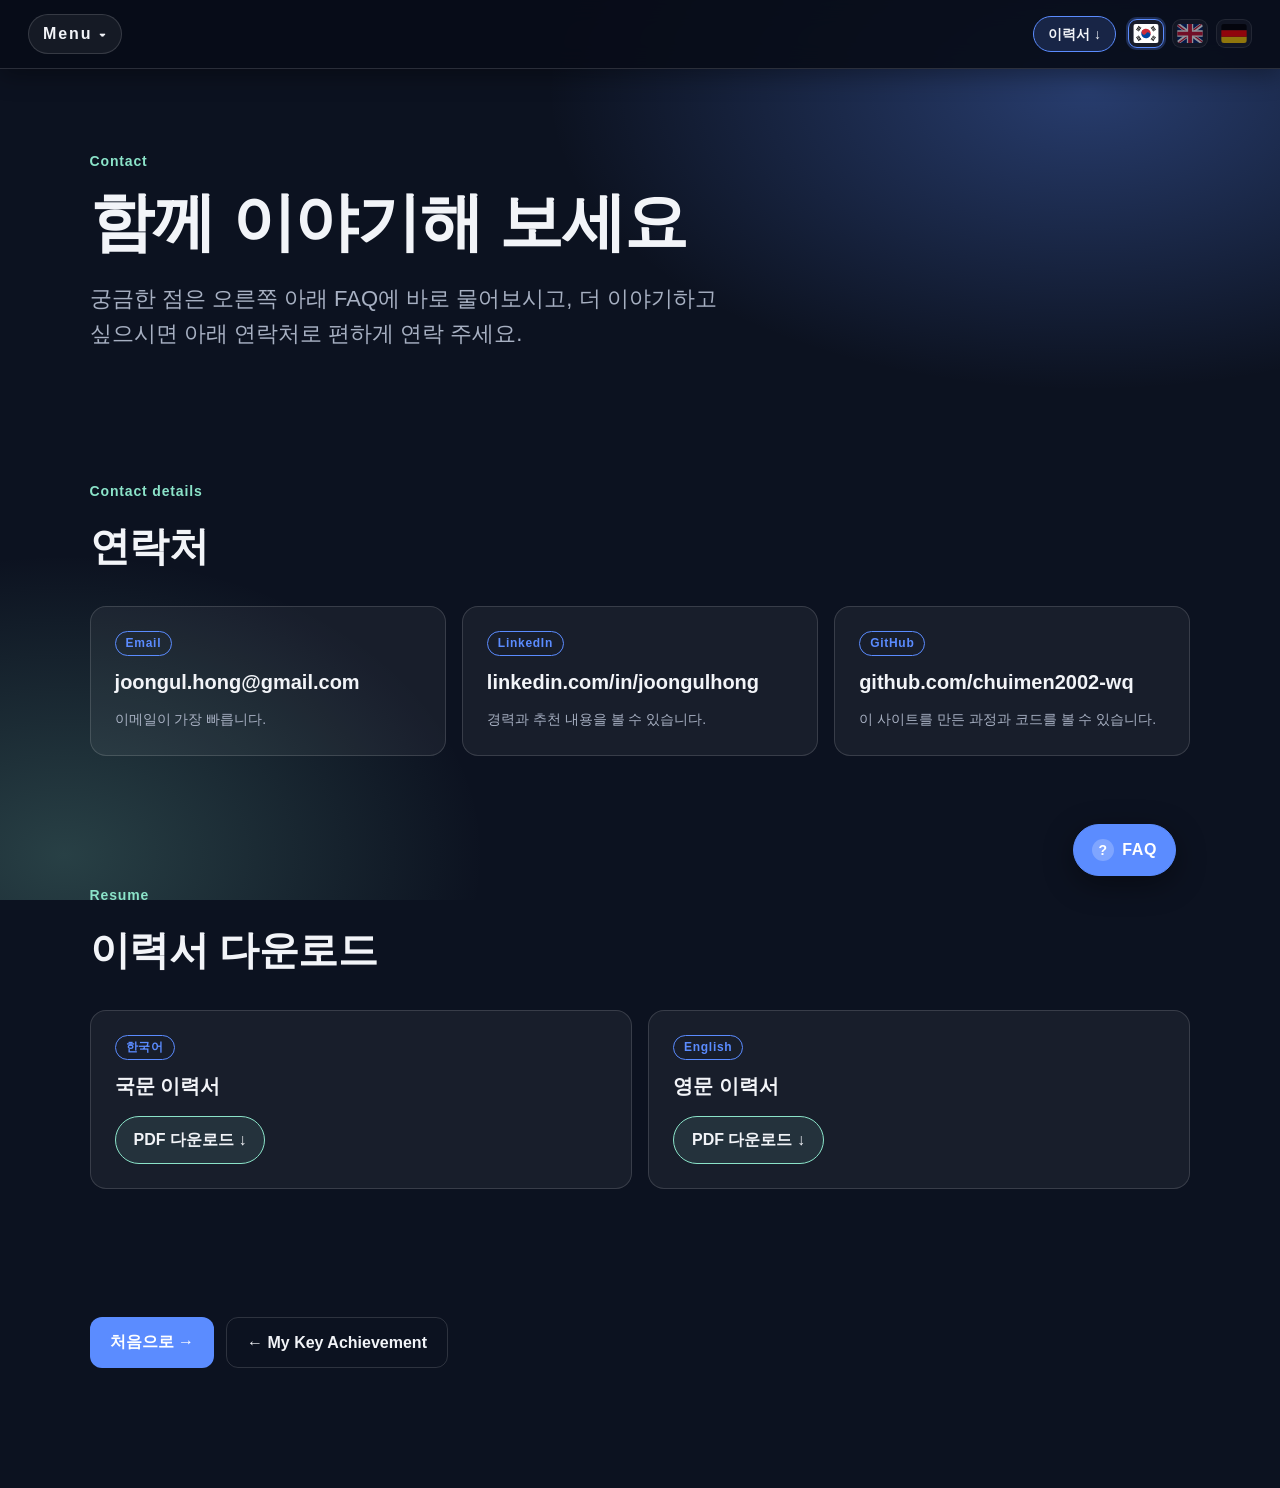
<file: contact.html>
<!doctype html>
<html lang="ko">
<head>
  <meta charset="utf-8">
  <meta name="viewport" content="width=device-width, initial-scale=1">
  <title>Contact | Joon Gul Hong</title>
  <meta name="description" content="Joon Gul Hong - Contact">
  <link rel="stylesheet" href="style.css?v=27">
</head>
<body class="page">
  <header class="top">
    <div class="dropdown" id="menu">
      <button class="brand" id="menu-btn" type="button" aria-haspopup="true" aria-expanded="false" aria-controls="menu-list">
        <span data-ko="Menu" data-en="Menu" data-de="Menü">Menu</span> <span class="caret" aria-hidden="true">▾</span>
      </button>
      <ul class="menu-list" id="menu-list" hidden>
        <li><a href="index.html" data-ko="Home" data-en="Home" data-de="Startseite">Home</a></li>
        <li><a href="about.html" data-ko="About Me" data-en="About Me" data-de="Über mich">About Me</a></li>
        <li><a href="career.html" data-ko="My Career" data-en="My Career" data-de="Mein Werdegang">My Career</a></li>
        <li><a href="achievements.html" data-ko="My Key Achievement" data-en="My Key Achievement" data-de="Meine wichtigsten Erfolge">My Key Achievement</a></li>
        <li><a href="contact.html" aria-current="page" data-ko="Contact" data-en="Contact" data-de="Kontakt">Contact</a></li>
      </ul>
    </div>
    <div class="top-r">
      <a class="cv-btn" id="cv-btn" href="files/Joon-Gul-Hong_Resume_KO.pdf" download data-ko="이력서 ↓" data-en="Résumé ↓" data-de="Lebenslauf ↓">이력서 ↓</a>
      <div class="langs" role="group" aria-label="Language">
      <button type="button" class="flag" data-lang="ko" aria-pressed="true" aria-label="한국어" title="한국어"><img src="images/flags/kr.svg" alt="" width="26" height="19"></button>
      <button type="button" class="flag" data-lang="en" aria-pressed="false" aria-label="English" title="English"><img src="images/flags/gb.svg" alt="" width="26" height="19"></button>
      <button type="button" class="flag" data-lang="de" aria-pressed="false" aria-label="Deutsch" title="Deutsch"><img src="images/flags/de.svg" alt="" width="26" height="19"></button>
    </div>
    </div>
  </header>

  <div class="hero-bg" aria-hidden="true"></div>

  <main>
    <section class="sec first">
      <p class="eyebrow">Contact</p>
      <h1 data-ko="함께 이야기해 보세요" data-en="Let&#x27;s talk" data-de="Lassen Sie uns sprechen">함께 이야기해 보세요</h1>
      <p class="tagline" data-ko="궁금한 점은 오른쪽 아래 FAQ에 바로 물어보시고, 더 이야기하고 싶으시면 아래 연락처로 편하게 연락 주세요." data-en="Ask the FAQ at the bottom right for quick answers, and reach out below if you'd like to talk further." data-de="Für schnelle Antworten nutzen Sie die FAQ unten rechts; für ein Gespräch melden Sie sich gern über die Kontaktdaten unten.">궁금한 점은 오른쪽 아래 FAQ에 바로 물어보시고, 더 이야기하고 싶으시면 아래 연락처로 편하게 연락 주세요.</p>
    </section>

    <section class="sec" id="contact-info">
      <p class="eyebrow">Contact details</p>
      <h2 data-ko="연락처" data-en="Contact details" data-de="Kontaktdaten">연락처</h2>
      <div class="ccards">
        <div class="ccard" id="c-email" hidden>
          <span class="ctag">Email</span>
          <a class="cval" id="c-email-a" href="#"></a>
          <span class="cnote" data-ko="이메일이 가장 빠릅니다." data-en="Email is the fastest way." data-de="E-Mail ist der schnellste Weg.">이메일이 가장 빠릅니다.</span>
        </div>
        <div class="ccard" id="c-linkedin" hidden>
          <span class="ctag">LinkedIn</span>
          <a class="cval" id="c-linkedin-a" href="#" target="_blank" rel="noopener noreferrer"></a>
          <span class="cnote" data-ko="경력과 추천 내용을 볼 수 있습니다." data-en="See my experience and recommendations." data-de="Erfahrung und Empfehlungen ansehen.">경력과 추천 내용을 볼 수 있습니다.</span>
        </div>
        <div class="ccard" id="c-github" hidden>
          <span class="ctag">GitHub</span>
          <a class="cval" id="c-github-a" href="#" target="_blank" rel="noopener noreferrer"></a>
          <span class="cnote" data-ko="이 사이트를 만든 과정과 코드를 볼 수 있습니다." data-en="See how this site was built, and its code." data-de="Den Aufbau dieser Website und den Code ansehen.">이 사이트를 만든 과정과 코드를 볼 수 있습니다.</span>
        </div>
      </div>
      <p class="cempty" id="c-empty" hidden data-ko="연락처 정보는 곧 추가됩니다." data-en="Contact details are coming soon." data-de="Kontaktdaten folgen in Kürze.">연락처 정보는 곧 추가됩니다.</p>
    </section>

    <section class="sec" id="resume">
      <p class="eyebrow">Resume</p>
      <h2 data-ko="이력서 다운로드" data-en="Download my resume" data-de="Lebenslauf herunterladen">이력서 다운로드</h2>
      <div class="ccards">
        <div class="ccard">
          <span class="ctag">한국어</span>
          <strong class="cval" data-ko="국문 이력서" data-en="Resume (Korean)" data-de="Lebenslauf (Koreanisch)">국문 이력서</strong>
          <a class="dl" href="files/Joon-Gul-Hong_Resume_KO.pdf" download data-ko="PDF 다운로드 ↓" data-en="Download PDF ↓" data-de="PDF herunterladen ↓">PDF 다운로드 ↓</a>
        </div>
        <div class="ccard">
          <span class="ctag">English</span>
          <strong class="cval" data-ko="영문 이력서" data-en="Resume (English)" data-de="Lebenslauf (Englisch)">영문 이력서</strong>
          <a class="dl" href="files/Joon-Gul-Hong_Resume_EN.pdf" download data-ko="PDF 다운로드 ↓" data-en="Download PDF ↓" data-de="PDF herunterladen ↓">PDF 다운로드 ↓</a>
        </div>
      </div>
    </section>

    <section class="sec last">
      <div class="next-row">
        <a class="btn" href="index.html" data-ko="처음으로 →" data-en="Back to Home →" data-de="Zur Startseite →">처음으로 →</a>
        <a class="btn ghost" href="achievements.html" data-ko="← My Key Achievement" data-en="← My Key Achievement" data-de="← Meine wichtigsten Erfolge">← My Key Achievement</a>
      </div>
    </section>
  </main>

  <script src="script.js?v=18"></script>
  <script src="faq.js?v=6"></script>
  <script src="channeltalk.js?v=2"></script>
  <script>
    // 연락처 값을 여기에서만 바꾸면 됩니다. 비워 두면 그 항목은 화면에 나타나지 않습니다.
    // 이메일은 앞부분(user)과 도메인(domain)을 나눠 적어 스팸 수집 프로그램을 조금 막습니다.
    var CONTACT = {
      emailUser: "joongul.hong",
      emailDomain: "gmail.com",
      linkedin: "https://www.linkedin.com/in/joongulhong/",
      github: "https://github.com/chuimen2002-wq"
    };
    (function () {
      var shown = 0;
      function show(id) { document.getElementById(id).hidden = false; shown++; }
      function pretty(u) { return u.replace(/^https?:\/\/(www\.)?/, "").replace(/\/$/, ""); }
      if (CONTACT.emailUser && CONTACT.emailDomain) {
        var addr = CONTACT.emailUser + "@" + CONTACT.emailDomain;
        var a = document.getElementById("c-email-a");
        a.textContent = addr; a.href = "mailto:" + addr;
        show("c-email");
      }
      if (CONTACT.linkedin) {
        var l = document.getElementById("c-linkedin-a");
        l.textContent = pretty(CONTACT.linkedin); l.href = CONTACT.linkedin;
        show("c-linkedin");
      }
      if (CONTACT.github) {
        var g = document.getElementById("c-github-a");
        g.textContent = pretty(CONTACT.github); g.href = CONTACT.github;
        show("c-github");
      }
      if (!shown) document.getElementById("c-empty").hidden = false;
    })();
  </script>
</body>
</html>
</file>
<file: style.css>
/* ===== 색상 (여기 값만 바꾸면 전체 분위기가 바뀝니다) ===== */
:root{
  --bg:#0c1220;
  --fg:#f2f4f8;
  --muted:#a7b0c2;
  --line:rgba(255,255,255,.14);
  --accent:#5b8cff;
  --accent2:#8be3c9;
}

*{box-sizing:border-box}
html,body{height:100%}
body{
  margin:0;background:var(--bg);color:var(--fg);
  font:16px/1.6 -apple-system,BlinkMacSystemFont,"Pretendard","Apple SD Gothic Neo","Noto Sans KR","Segoe UI",sans-serif;
}
a{color:inherit;text-decoration:none}
/* 한국어가 단어 중간에서 줄바꿈되지 않게 */
body{word-break:keep-all;overflow-wrap:break-word}

/* 상단 바 */
.top{
  position:fixed;top:0;left:0;right:0;z-index:20;
  display:flex;justify-content:space-between;align-items:center;
  padding:14px 28px;
  background:rgba(8,12,24,.92);
  -webkit-backdrop-filter:blur(12px);backdrop-filter:blur(12px);
  border-bottom:1px solid var(--line);
  box-shadow:0 6px 24px rgba(0,0,0,.35);
}
/* JGH 드롭다운 메뉴 */
.dropdown{position:relative}
.brand{
  font:inherit;font-weight:800;letter-spacing:.12em;color:var(--fg);
  background:rgba(255,255,255,.06);border:1px solid var(--line);
  border-radius:999px;padding:6px 14px;cursor:pointer;
}
.brand:hover,.brand[aria-expanded="true"]{background:rgba(255,255,255,.14)}
.caret{display:inline-block;font-size:.8em;transition:transform .2s}
.brand[aria-expanded="true"] .caret{transform:rotate(180deg)}
.menu-list{
  position:absolute;top:calc(100% + 8px);left:0;min-width:220px;
  margin:0;padding:8px;list-style:none;
  background:rgba(18,24,40,.96);backdrop-filter:blur(8px);
  border:1px solid var(--line);border-radius:14px;
  box-shadow:0 12px 32px rgba(0,0,0,.4);
}
.menu-list[hidden]{display:none}
.menu-list a{display:block;padding:10px 14px;border-radius:10px;font-size:15px}
.menu-list a:hover,.menu-list a:focus-visible{background:rgba(91,140,255,.18);outline:none}
/* 언어 선택: 국기 버튼 3개 */
.langs{display:flex;gap:8px}
.flag{
  padding:4px;border:1px solid var(--line);background:rgba(255,255,255,.06);
  border-radius:9px;cursor:pointer;line-height:0;opacity:.55;
  transition:opacity .2s,border-color .2s,transform .2s;
}
.flag img{display:block;border-radius:3px}
.flag:hover{opacity:1;transform:translateY(-1px)}
.flag[aria-pressed="true"]{opacity:1;border-color:var(--accent);box-shadow:0 0 0 2px rgba(91,140,255,.25)}
.flag:focus-visible{outline:2px solid var(--accent);outline-offset:2px}

/* 슬라이드 한 장 = 화면 한 장 */
.slide{
  position:relative;min-height:100vh;overflow:hidden;
  display:flex;flex-direction:column;justify-content:center;gap:48px;
  padding:110px 8vw 60px;
}
.hero-bg{
  position:absolute;inset:0;z-index:0;
  background:
    radial-gradient(900px 500px at 85% 10%, rgba(91,140,255,.35), transparent 60%),
    radial-gradient(700px 500px at 5% 95%, rgba(139,227,201,.22), transparent 60%),
    var(--bg);
  /* 사진을 넣을 때는 아래 줄의 주석을 풀고 파일명을 바꾸세요
  background-image:linear-gradient(rgba(12,18,32,.72),rgba(12,18,32,.88)), url("images/hero.jpg");
  background-size:cover;background-position:center; */
}
.intro,.menu{position:relative;z-index:1}

.eyebrow{color:var(--accent2);font-weight:600;letter-spacing:.06em;margin:0 0 12px;font-size:14px}
h1{font-size:clamp(40px,8vw,88px);line-height:1.05;margin:0 0 20px;letter-spacing:-.02em}
h1 span{display:block;font-size:.38em;font-weight:500;color:var(--muted);margin-top:10px;letter-spacing:0}
.tagline{font-size:clamp(17px,2.2vw,22px);color:var(--muted);max-width:640px;margin:0}

/* 4개 메뉴 타일 */
.menu{display:grid;grid-template-columns:repeat(auto-fit,minmax(200px,1fr));gap:16px;max-width:1000px}
.tile{
  display:flex;flex-direction:column;gap:4px;
  padding:20px;border:1px solid var(--line);border-radius:16px;
  background:rgba(255,255,255,.05);backdrop-filter:blur(6px);
  transition:transform .2s, border-color .2s, background .2s;
}
.tile:hover{transform:translateY(-4px);border-color:var(--accent);background:rgba(91,140,255,.12)}
.tile .num{color:var(--accent);font-weight:700;font-size:13px;letter-spacing:.1em}
.tile strong{font-size:19px}
.tile small{color:var(--muted);font-size:14px}

/* 현재 보고 있는 페이지 표시 */
.menu-list a[aria-current="page"]{color:var(--accent2);font-weight:600}

/* ===== 서브페이지 공통 ===== */
.page{scroll-snap-type:y proximity}
.page .hero-bg{position:fixed}
.page h1{font-size:clamp(32px,6vw,64px);line-height:1.2}
.sec{
  position:relative;z-index:1;max-width:1560px;margin:0 auto;
  padding:64px clamp(24px,7vw,120px);scroll-snap-align:start;
}
.sec.first{padding-top:150px}
.sec.last{padding-bottom:120px}
.sec h2{font-size:clamp(26px,4vw,40px);margin:0 0 28px;letter-spacing:-.01em}
.lead2{color:var(--muted);margin:-12px 0 28px;max-width:640px}

.cards3{display:grid;grid-template-columns:repeat(auto-fit,minmax(240px,1fr));gap:16px}
.card{
  padding:24px;border:1px solid var(--line);border-radius:16px;
  background:rgba(255,255,255,.05);backdrop-filter:blur(6px);
}
.card .num{color:var(--accent);font-weight:700;font-size:13px;letter-spacing:.1em}
.card h3{margin:6px 0 10px;font-size:20px}
.card p{margin:0;color:var(--muted);font-size:15px}

/* ===== 뒤집히는 카드 (클릭하면 회전) ===== */
.flip-grid{display:grid;grid-template-columns:repeat(2,1fr);gap:16px}
.flip{
  perspective:1000px;width:100%;height:190px;padding:0;border:0;
  background:none;color:inherit;font:inherit;text-align:left;cursor:pointer;
  -webkit-tap-highlight-color:transparent;
}
.flip-inner{
  position:relative;display:block;width:100%;height:100%;
  transition:transform .6s cubic-bezier(.4,.2,.2,1);transform-style:preserve-3d;
}
.flip[aria-pressed="true"] .flip-inner{transform:rotateY(180deg)}
.flip.tall{height:240px}
.flip:focus-visible{outline:2px solid var(--accent);outline-offset:4px;border-radius:18px}
.face{
  position:absolute;inset:0;display:flex;flex-direction:column;justify-content:center;gap:8px;
  padding:24px;border:1px solid var(--line);border-radius:16px;
  background:rgba(255,255,255,.05);backdrop-filter:blur(6px);
  backface-visibility:hidden;-webkit-backface-visibility:hidden;
}
.face .num{color:var(--accent);font-weight:700;font-size:13px;letter-spacing:.1em}
.face .ft{font-size:clamp(19px,2.4vw,23px);line-height:1.35}
.face .hint{position:absolute;right:18px;bottom:14px;color:var(--muted);font-size:18px}
.flip:hover .front{border-color:var(--accent);background:rgba(91,140,255,.12)}
.face.back{
  transform:rotateY(180deg);border-color:var(--accent2);
  background:rgba(139,227,201,.1);
}
.face .fb{font-size:clamp(16px,2vw,19px);line-height:1.6}
@media (prefers-reduced-motion:reduce){.flip-inner{transition:none}}

.quote{
  margin:0;padding:12px 0 12px 28px;border-left:3px solid var(--accent2);
}
.quote p{margin:0 0 16px;font-size:clamp(21px,3.2vw,32px);line-height:1.5;font-weight:600}
.quote cite{display:block;font-style:normal;color:var(--muted);font-size:14px}

.journey{list-style:none;margin:0;padding:0 0 0 22px;border-left:1px solid var(--line)}
.journey li{position:relative;padding:0 0 28px 24px}
/* 반짝이는 도트: 클릭하면 팝업이 열립니다 */
.jbtn{
  display:block;width:100%;padding:0;border:0;background:none;color:inherit;
  font:inherit;text-align:left;cursor:pointer;-webkit-tap-highlight-color:transparent;
}
.jbtn:focus-visible{outline:2px solid var(--accent);outline-offset:6px;border-radius:8px}
.journey .dot{
  position:absolute;left:-29px;top:6px;width:13px;height:13px;border-radius:50%;
  background:var(--accent);animation:twinkle 2.2s ease-in-out infinite;
}
.journey li:nth-child(2) .dot{animation-delay:.4s}
.journey li:nth-child(3) .dot{animation-delay:.8s}
.journey li:nth-child(4) .dot{animation-delay:1.2s}
.journey li:nth-child(5) .dot{animation-delay:1.6s}
@keyframes twinkle{
  0%{box-shadow:0 0 0 0 rgba(91,140,255,.7);filter:brightness(1)}
  45%{filter:brightness(1.6)}
  75%{box-shadow:0 0 0 13px rgba(91,140,255,0)}
  100%{box-shadow:0 0 0 0 rgba(91,140,255,0);filter:brightness(1)}
}
.jbtn:hover .dot{background:var(--accent2)}
.jbtn:hover .jtext{color:var(--accent2)}
@media (prefers-reduced-motion:reduce){
  .journey .dot{animation:none;box-shadow:0 0 0 4px rgba(91,140,255,.25)}
  .jdialog[open]{animation:none}
}

/* 팝업 (사진 + 설명) */
.jdialog{
  padding:0;border:1px solid var(--line);border-radius:20px;
  background:#111827;color:var(--fg);width:min(92vw,900px);max-height:90vh;
  overflow:auto;box-shadow:0 24px 80px rgba(0,0,0,.6);
}
.jdialog::backdrop{background:rgba(4,7,14,.72);backdrop-filter:blur(4px)}
.jdialog[open]{animation:jpop .28s ease-out}
@keyframes jpop{from{opacity:0;transform:translateY(12px) scale(.98)}to{opacity:1;transform:none}}
html:has(dialog[open]){overflow:hidden}
.jclose{
  position:absolute;top:12px;right:12px;z-index:2;width:38px;height:38px;
  border-radius:50%;border:1px solid var(--line);background:rgba(10,14,26,.7);
  color:var(--fg);font-size:16px;cursor:pointer;
}
.jclose:hover{background:rgba(255,255,255,.16)}
.jd-grid{display:grid;grid-template-columns:1fr}
.jd-photo{
  position:relative;height:250px;
  background:linear-gradient(135deg,#1c2a4a,#0e1424 60%,#1f3b37);
}
.jd-photo img{position:absolute;inset:0;width:100%;height:100%;object-fit:cover;display:block}
.jd-photo.noimg img{display:none}
.jd-body{padding:28px 26px 30px}
.d-title{margin:0 0 8px;font-size:clamp(22px,3vw,28px);line-height:1.3}
.d-lead{margin:0 0 16px;color:var(--accent2);font-weight:600}
.d-story{margin:0 0 22px;line-height:1.8}
.d-label{display:block;margin:0 0 8px;color:var(--muted);font-size:13px;letter-spacing:.04em}
.d-built{list-style:none;margin:0;padding:0;display:flex;flex-wrap:wrap;gap:8px}
.d-built li{
  border:1px solid var(--line);background:rgba(255,255,255,.06);
  border-radius:999px;padding:4px 12px;font-size:14px;
}
@media(min-width:760px){
  .jd-grid{grid-template-columns:1fr 1.15fr}
  .jd-photo{height:auto;min-height:480px}
  .jd-body{padding:44px 36px 40px;align-self:center}
}
.journey .when{display:block;color:var(--accent2);font-weight:700;font-size:14px;letter-spacing:.04em}
.jtext{display:block;margin:2px 0 0;max-width:640px;transition:color .2s}

.next-row{display:flex;gap:12px;flex-wrap:wrap}
.btn{
  display:inline-block;padding:12px 20px;border-radius:12px;font-weight:600;
  background:var(--accent);color:#fff;transition:filter .2s;
}
.btn:hover{filter:brightness(1.12)}
.btn.ghost{background:transparent;color:var(--fg);border:1px solid var(--line)}

/* ===== My Career: 내용 길이에 맞춰 높이가 자동으로 정해지는 카드 ===== */
.flip.cf,.flip.tall.cf{height:auto;display:flex}
.cf .flip-inner{display:grid;height:auto;flex:1}
.cf .face{position:relative;inset:auto;grid-area:1/1;justify-content:flex-start;padding:24px 24px 44px}
.cf .face.front{justify-content:center}
.cf .role{color:var(--accent2);font-size:15px;font-weight:600}
.cf .fi{color:var(--muted);font-size:15px;line-height:1.55}
.cf .fl{display:block;position:relative;padding-left:16px;font-size:15px;line-height:1.6}
.cf .fl::before{content:"•";position:absolute;left:0;color:var(--accent2)}
.cf .face.back{justify-content:center;gap:10px}
.sub{font-size:clamp(20px,2.6vw,26px);margin:56px 0 18px}
.lead2.tight{margin-top:-6px}
.flip-grid.g3{grid-template-columns:repeat(auto-fit,minmax(280px,1fr))}
.stats{display:grid;grid-template-columns:repeat(auto-fit,minmax(min(100%,240px),1fr));gap:16px}
.stat{padding:22px;border:1px solid var(--line);border-radius:16px;background:rgba(255,255,255,.05);backdrop-filter:blur(6px)}
.stat .big{display:block;font-size:clamp(30px,4vw,42px);font-weight:800;color:var(--accent2);letter-spacing:-.02em;line-height:1.1}
.stat .slbl{display:block;margin-top:8px;color:var(--muted);font-size:15px;line-height:1.5}
.ujourney{list-style:none;margin:0;padding:0 0 0 22px;border-left:2px solid var(--line)}
.ustep{position:relative;padding:0 0 22px 22px}
.ustep:last-child{padding-bottom:0}
.ustep::before{content:"";position:absolute;left:-30px;top:6px;width:12px;height:12px;border-radius:50%;background:var(--accent);box-shadow:0 0 0 4px rgba(91,140,255,.2)}
.ustep .when{display:block;color:var(--accent2);font-weight:700;font-size:14px;letter-spacing:.04em}
.utext{display:block;max-width:640px}

/* 경력 사이의 이야기(공백기) */
.interlude{position:relative;padding:24px 24px 24px 28px;border:1px dashed var(--accent);border-radius:16px;background:rgba(91,140,255,.07)}
.flip-grid > .interlude{grid-column:1/-1}
.interlude .eyebrow{margin:0 0 6px}
.interlude h3{margin:0 0 8px;font-size:clamp(20px,2.6vw,26px)}
.interlude .ilead{margin:0 0 14px;color:var(--fg);max-width:720px}
.ilist{display:block}
.il{display:block;position:relative;padding-left:16px;margin-top:6px;color:var(--muted);font-size:15px;line-height:1.6;max-width:720px}
.il::before{content:"•";position:absolute;left:0;color:var(--accent)}

/* ===== My Key Achievement ===== */
.crisis{display:grid;grid-template-columns:repeat(auto-fit,minmax(200px,1fr));gap:16px;margin:0 0 40px}
.cbox{padding:22px;border:1px solid var(--line);border-radius:16px;background:rgba(255,255,255,.05);backdrop-filter:blur(6px)}
.cbox.done{border-color:var(--accent2);background:rgba(139,227,201,.1)}
.cbig{display:block;font-size:clamp(34px,5vw,52px);font-weight:800;letter-spacing:-.02em;line-height:1.1;color:var(--fg)}
.cbox.done .cbig{color:var(--accent2)}
.cunit{font-size:.45em;font-weight:700;margin-left:6px;color:var(--muted)}
.clbl{display:block;margin-top:8px;color:var(--muted);font-size:15px;line-height:1.5}
.scenes{list-style:none;margin:0;padding:0 0 0 22px;border-left:2px solid var(--line)}
.scene{position:relative;padding:0 0 30px 22px;max-width:760px}
.scene:last-child{padding-bottom:6px}
.scene::before{content:"";position:absolute;left:-30px;top:6px;width:12px;height:12px;border-radius:50%;background:var(--accent);box-shadow:0 0 0 4px rgba(91,140,255,.2)}
.sno{color:var(--accent);font-weight:700;font-size:13px;letter-spacing:.1em;margin-right:10px}
.stag{color:var(--accent2);font-weight:700;font-size:14px;letter-spacing:.04em}
.scene h3,.lesson h3{margin:6px 0 8px;font-size:clamp(20px,2.6vw,26px);line-height:1.3}
.scene p,.lesson p{margin:0;color:var(--muted);line-height:1.7}
.fig{margin:40px 0;padding:24px;border:1px solid var(--line);border-radius:16px;background:rgba(255,255,255,.04)}
.fig figcaption{margin-top:14px;color:var(--muted);font-size:14px;line-height:1.6}
.diagram{display:block;width:100%;height:auto}
.dg-cap{fill:var(--accent2);font-size:15px;font-weight:700}
.dg-t{fill:var(--fg);font-size:15px;font-weight:600}
.dg-t.me{fill:#0c1220}
.dg-node{fill:rgba(255,255,255,.06);stroke:var(--line);stroke-width:1.5}
.dg-node.me{fill:var(--accent2);stroke:var(--accent2)}
.dg-dash{stroke:var(--muted);stroke-width:1.5;stroke-dasharray:5 6}
.dg-dot{fill:rgba(91,140,255,.2);stroke:var(--accent);stroke-width:1.5}
.dg-n{fill:var(--fg);font-size:13px;font-weight:700}
.dg-sep{stroke:var(--line);stroke-width:1}
.dg-link{stroke:var(--accent2);stroke-width:2.5;stroke-linecap:round;filter:drop-shadow(0 0 5px rgba(139,227,201,.7))}
.dg-badge{fill:#0c1220;stroke:var(--accent2);stroke-width:1.5}
.dg-b{fill:var(--accent2);font-size:13px;font-weight:700}
.bars-t{margin:0 0 16px;font-weight:700}
.bar{display:grid;grid-template-columns:minmax(120px,200px) 1fr auto;gap:14px;align-items:center;margin:0 0 12px}
.bar .bl{color:var(--muted);font-size:15px}
.bar .bt{display:block;height:18px;border-radius:9px;background:rgba(255,255,255,.07);overflow:hidden}
.bar .bt i{display:block;height:100%;width:var(--w);border-radius:9px;background:var(--accent);transition:width 1.1s cubic-bezier(.2,.7,.2,1)}
.bar.hi .bt i{background:var(--accent2)}
.bar b{font-size:15px;min-width:90px;text-align:right}
.js-anim .bar .bt i{width:0}
.js-anim .bars.in .bar .bt i{width:var(--w)}
.lesson{margin-top:40px;display:grid;grid-template-columns:1fr;gap:20px;align-items:center;padding:28px;border:1px solid var(--accent2);border-radius:18px;background:rgba(139,227,201,.07)}
.lesson-art{max-width:300px;margin:0 auto}
.hands{display:block;width:70%;max-width:220px;height:auto;margin:0 auto;color:var(--accent2);filter:drop-shadow(0 0 8px rgba(139,227,201,.6))}
.lesson-art{padding:24px 0;background:radial-gradient(circle at 50% 50%,rgba(139,227,201,.28),transparent 62%)}
@media(min-width:760px){.lesson{grid-template-columns:300px 1fr;gap:36px;padding:36px}}
.sec.summary{padding-top:96px}
.sec.summary .lead2{max-width:none}
.sum-story{max-width:none;margin:0 0 36px;font-size:clamp(16px,1.9vw,19px);line-height:1.8;color:var(--fg)}
.sum-grid{display:grid;grid-template-columns:repeat(auto-fit,minmax(240px,1fr));gap:16px;margin:0 0 28px}
.sum-card{padding:22px;border:1px solid var(--line);border-radius:16px;background:rgba(255,255,255,.05)}
.sum-card .sno{display:block;margin:0 0 10px}
.sum-card b{display:block;font-size:18px;margin-bottom:8px}
.sum-card p{margin:0;color:var(--muted);line-height:1.6;font-size:15px}
.sum-me{padding:28px;border:1px solid var(--accent2);border-radius:18px;background:rgba(139,227,201,.07)}
.sum-me .ltag{border-color:var(--accent2);color:var(--accent2);margin-bottom:12px}
.sum-me p{margin:0;max-width:none;font-size:clamp(16px,1.9vw,19px);line-height:1.8}
.sum-me p+p{margin-top:16px;color:var(--muted)}
.sum-me .sum-punch{font-size:clamp(20px,2.8vw,28px);font-weight:700;line-height:1.45;letter-spacing:-.01em;color:var(--fg)}
.lens{display:grid;grid-template-columns:repeat(auto-fit,minmax(260px,1fr));gap:16px;margin:0 0 36px}
.lcard{padding:22px;border:1px solid var(--line);border-radius:16px;background:rgba(255,255,255,.05)}
.lcard.emp{border-color:var(--accent2);background:rgba(139,227,201,.09)}
.ltag{display:inline-block;margin-bottom:8px;padding:2px 10px;border-radius:999px;border:1px solid var(--accent);color:var(--accent);font-size:12px;font-weight:700;letter-spacing:.06em}
.lcard.emp .ltag{border-color:var(--accent2);color:var(--accent2)}
.lcard b{display:block;font-size:18px;margin-bottom:6px}
.lcard p{margin:0;color:var(--muted);line-height:1.6}

/* Case 02: 꺾은선 그래프와 비교표 */
.lc-grid{stroke:var(--line);stroke-width:1;stroke-dasharray:4 6}
.lc-base{stroke:var(--muted);stroke-width:1.5}
.lc-y{fill:var(--muted);font-size:14px}
.lc-down{fill:none;stroke:#ff8a8a;stroke-width:3;stroke-linecap:round}
.lc-up{fill:none;stroke:var(--accent2);stroke-width:3;stroke-linecap:round;filter:drop-shadow(0 0 5px rgba(139,227,201,.6))}
.lc-pt{fill:#0c1220;stroke:var(--accent);stroke-width:3}
.lc-pt.bad{stroke:#ff8a8a}.lc-pt.good{stroke:var(--accent2)}
.lc-band{fill:rgba(139,227,201,.18);stroke:var(--accent2);stroke-width:1.5;stroke-dasharray:4 3}
.lc-v{fill:var(--fg);font-size:18px;font-weight:700}
.lc-v.bad{fill:#ff8a8a}.lc-v.good{fill:var(--accent2)}
.lc-x{fill:var(--muted);font-size:14px}
.cmp{display:grid;gap:0}
.crow{display:grid;grid-template-columns:minmax(70px,.8fr) 1.2fr 1.4fr;gap:12px;padding:12px 0;border-top:1px solid var(--line);align-items:start;font-size:15px;line-height:1.5}
.crow:first-child{border-top:0}
.crow .cl{font-weight:700}
.crow .cb{color:var(--muted)}
.crow .ca{color:var(--accent2)}
.crow.chead{font-size:13px;font-weight:700;letter-spacing:.06em;padding-top:0}

/* Case 03: 개념도, 시도 단계, 거래 조건표 */
.matrix .mx-quad{fill:rgba(139,227,201,.09);stroke:var(--accent2);stroke-width:1.5;stroke-dasharray:5 5}
.matrix .mx-axis{stroke:var(--muted);stroke-width:1.5}
.matrix .mx-mid{stroke:var(--line);stroke-width:1;stroke-dasharray:4 6}
.matrix .mx-ax{fill:var(--muted);font-size:14px}
.matrix .mx-pt{fill:rgba(255,255,255,.08);stroke:var(--muted);stroke-width:2}
.matrix .mx-pt.hi{fill:rgba(139,227,201,.3);stroke:var(--accent2);stroke-width:3;filter:drop-shadow(0 0 8px rgba(139,227,201,.7))}
.matrix .mx-lb{fill:var(--fg);font-size:15px;font-weight:700}
.matrix .mx-lb.hi{fill:var(--accent2)}
.matrix .mx-sb{fill:var(--muted);font-size:13px}
.attempts{display:grid;grid-template-columns:repeat(auto-fit,minmax(210px,1fr));gap:16px;margin:0 0 44px}
.att{position:relative;padding:20px 20px 22px;border:1px solid var(--line);border-radius:16px;background:rgba(255,255,255,.05)}
.att::before{content:"";position:absolute;right:18px;top:18px;width:10px;height:10px;border-radius:50%;background:var(--accent);animation:twinkle 2.4s ease-in-out infinite}
.att .an{display:block;color:var(--accent);font-weight:700;font-size:13px;letter-spacing:.1em;margin-bottom:8px}
.att p{margin:0;color:var(--muted);line-height:1.6;font-size:15px}
.att.last{border-color:var(--accent2);background:rgba(139,227,201,.1)}
.att.last::before{background:var(--accent2)}
.att.last .an{color:var(--accent2)}
.cmp.two .crow{grid-template-columns:1fr 1fr}
@media(prefers-reduced-motion:reduce){.att::before{animation:none}}

@media(prefers-reduced-motion:reduce){.bar .bt i{transition:none}}
/* 넓은 화면: 글과 그림을 나란히 놓아 스크롤을 줄입니다 */
.split{display:grid;grid-template-columns:minmax(0,1fr);gap:32px}
.split .sub{margin-top:0}
@media(min-width:1100px){
  .split{grid-template-columns:minmax(0,1.05fr) minmax(0,1fr);gap:56px;align-items:start}
  .split>.fig{margin:0;position:sticky;top:96px}
  .lead2{max-width:760px}
}

@media(max-width:600px){.bar{grid-template-columns:1fr auto}.bar .bl{grid-column:1/-1}.bar .bt{grid-column:1}.fig{padding:16px}}

@media(max-width:600px){
  .flip-grid{grid-template-columns:1fr}
  .flip{height:170px}
  .flip.tall{height:230px}
  .sec{padding:56px 24px}
  .sec.first{padding-top:120px}
  .slide{padding:96px 24px 40px;gap:36px}
  .top{padding:10px 14px}
}

/* ===== My Career v2: 세로 타임라인 + Uber 상세 ===== */
.tl{position:relative;max-width:1040px;margin-top:8px;padding-left:34px;border-left:2px solid var(--line);display:grid;gap:18px}
.tl-item{position:relative}
.tl-item::before{content:"";position:absolute;left:-41px;top:30px;width:12px;height:12px;border-radius:50%;background:var(--accent);box-shadow:0 0 0 4px rgba(91,140,255,.2)}
.tl-item.gap::before{background:var(--bg);border:2px solid var(--accent);box-sizing:border-box;box-shadow:none}
.tl-item.hl::before{background:var(--accent2);box-shadow:0 0 0 5px rgba(139,227,201,.25)}
.tl-item.hl .face.front{border-color:var(--accent2);background:rgba(139,227,201,.07)}
.tl-item.branch{padding-left:28px}
.tl-item.branch::before{width:8px;height:8px;left:-39px;top:34px;background:transparent;border:2px solid var(--accent);box-sizing:content-box;box-shadow:none}
.btag{display:block;margin:0 0 8px;color:var(--accent2);font-size:13px;font-weight:600;letter-spacing:.02em}
.jump{display:inline-block;margin:10px 0 0 4px;color:var(--accent2);font-weight:600;font-size:14px}
.jump:hover{text-decoration:underline}
#uber{scroll-margin-top:84px}
.ujourney.rich .ustep{padding-bottom:36px}
.ujourney.rich .ustep:last-child{padding-bottom:0}
.urole{display:block;margin-top:2px;font-size:clamp(18px,2vw,22px);line-height:1.35}
.usub{display:block;margin:2px 0 8px;color:var(--accent2);font-size:15px;font-weight:600}
.ustep .utext{color:var(--muted);font-size:15px;line-height:1.6;margin-bottom:2px}
.ustep .ilist{margin-top:10px}
.ustep .il{color:var(--fg)}
.ustep.minor .urole{font-size:16px;color:var(--muted);font-weight:600}
.ustep.minor::before{width:8px;height:8px;background:transparent;border:2px solid var(--accent);box-shadow:none;box-sizing:content-box}
@media(min-width:1100px){.split>.sticky{position:sticky;top:96px}}
@media(max-width:600px){.tl{padding-left:26px}.tl-item::before{left:-33px}.tl-item.branch{padding-left:16px}.tl-item.branch::before{left:-31px}}

/* ===== Contact 페이지 ===== */
.ccards{display:grid;grid-template-columns:repeat(auto-fit,minmax(260px,1fr));gap:16px}
.ccard{display:flex;flex-direction:column;align-items:flex-start;gap:10px;padding:24px;border:1px solid var(--line);border-radius:16px;background:rgba(255,255,255,.05)}
.ccard[hidden]{display:none}
.ctag{display:inline-block;padding:2px 10px;border-radius:999px;border:1px solid var(--accent);color:var(--accent);font-size:12px;font-weight:700;letter-spacing:.06em}
.cval{font-size:clamp(17px,2vw,20px);font-weight:700;word-break:break-all;color:var(--fg)}
.cval:hover{color:var(--accent2)}
.cval[hidden]{display:none}
.cnote{color:var(--muted);font-size:14px}
.cbtn{font:inherit;font-weight:700;color:var(--fg);padding:10px 18px;border-radius:999px;border:1px solid var(--accent2);background:rgba(139,227,201,.1);cursor:pointer}
.cbtn:hover{background:rgba(139,227,201,.2)}
.cbtn[hidden]{display:none}
.cempty{color:var(--muted)}

/* ===== FAQ 위젯 ===== */
.faq-fab{position:fixed;right:104px;bottom:24px;z-index:30;display:flex;align-items:center;gap:8px;padding:12px 18px;border-radius:999px;border:1px solid var(--accent);background:var(--accent);color:#fff;font:inherit;font-weight:800;letter-spacing:.04em;cursor:pointer;box-shadow:0 8px 30px rgba(0,0,0,.4)}
.faq-fab:hover{filter:brightness(1.1)}
.faq-fab:focus-visible,.faq-chip:focus-visible,.faq-close:focus-visible,.faq-input:focus-visible,.faq-send:focus-visible{outline:2px solid var(--accent2);outline-offset:2px}
.faq-fab-ico{display:inline-grid;place-items:center;width:22px;height:22px;border-radius:50%;background:rgba(255,255,255,.22);font-size:14px}
.faq-panel{position:fixed;right:24px;bottom:104px;z-index:30;width:min(400px,calc(100vw - 32px));max-height:min(620px,calc(100vh - 140px));display:flex;flex-direction:column;border:1px solid var(--line);border-radius:18px;background:rgba(12,18,32,.97);backdrop-filter:blur(10px);box-shadow:0 18px 50px rgba(0,0,0,.55);overflow:hidden}
.faq-panel[hidden]{display:none}
.faq-head{display:flex;justify-content:space-between;align-items:center;padding:14px 16px;border-bottom:1px solid var(--line)}
.faq-title{font-size:16px}
.faq-close{font:inherit;color:var(--muted);background:none;border:0;cursor:pointer;font-size:16px;padding:4px 8px;border-radius:8px}
.faq-close:hover{color:var(--fg)}
.faq-log{flex:1 1 auto;min-height:120px;overflow-y:auto;padding:14px 16px;display:flex;flex-direction:column;gap:10px}
.faq-b{max-width:92%;padding:10px 14px;border-radius:14px;font-size:15px;line-height:1.6}
.faq-b p{margin:0}
.faq-b.bot{align-self:flex-start;background:rgba(255,255,255,.07);border:1px solid var(--line)}
.faq-b.me{align-self:flex-end;background:rgba(91,140,255,.22);border:1px solid var(--accent)}
.faq-go{display:inline-block;margin-top:10px;padding:6px 12px;border-radius:999px;border:1px solid var(--accent2);color:var(--accent2);font-weight:700;font-size:14px}
.faq-go:hover{background:rgba(139,227,201,.14)}
.faq-chips{display:flex;flex-wrap:wrap;gap:8px;padding:0 16px 12px;max-height:132px;overflow-y:auto}
.faq-chip{font:inherit;font-size:13px;color:var(--fg);padding:6px 12px;border-radius:999px;border:1px solid var(--line);background:rgba(255,255,255,.05);cursor:pointer;text-align:left}
.faq-chip:hover{border-color:var(--accent);background:rgba(91,140,255,.14)}
.faq-form{display:flex;gap:8px;padding:12px 16px;border-top:1px solid var(--line)}
.faq-input{flex:1;min-width:0;font:inherit;font-size:15px;color:var(--fg);padding:10px 12px;border-radius:12px;border:1px solid var(--line);background:rgba(255,255,255,.06)}
.faq-send{font:inherit;font-weight:700;color:#fff;padding:10px 16px;border-radius:12px;border:0;background:var(--accent);cursor:pointer}
.faq-send:hover{filter:brightness(1.1)}
.faq-note{margin:0;padding:0 16px 12px;color:var(--muted);font-size:12px}
@media (max-width:520px){.faq-fab{right:84px;bottom:16px}.faq-panel{right:16px;bottom:84px}}

.dl{display:inline-block;margin-top:4px;padding:10px 18px;border-radius:999px;border:1px solid var(--accent2);background:rgba(139,227,201,.1);color:var(--fg);font-weight:700}
.dl:hover{background:rgba(139,227,201,.22)}

/* ===== About: 강점 카드 (큰 숫자 + 증거) ===== */
.strn{display:flex;flex-direction:column;gap:10px;padding:24px}
.strn .big{display:block;font-size:clamp(24px,3vw,32px);font-weight:800;color:var(--accent2);letter-spacing:-.02em;line-height:1.15}
.strn h3{margin:0;font-size:15px;color:var(--muted);font-weight:600}
.strn .claim{color:var(--fg);font-size:17px;font-weight:600;line-height:1.45}
.strn .ev{color:var(--muted);font-size:15px;line-height:1.65;flex:1}
.strn .more{color:var(--accent);font-size:14px;font-weight:600;text-decoration:none;margin-top:4px}
.strn .more:hover{text-decoration:underline}

/* 상단 이력서 다운로드 버튼 */
.top-r{display:flex;align-items:center;gap:12px}
.cv-btn{font-size:14px;font-weight:700;color:var(--fg);background:rgba(91,140,255,.18);border:1px solid var(--accent);border-radius:999px;padding:6px 14px;white-space:nowrap}
.cv-btn:hover{background:rgba(91,140,255,.32)}
@media(max-width:600px){.top-r{gap:8px}.cv-btn{font-size:13px;padding:5px 11px}}
</file>
